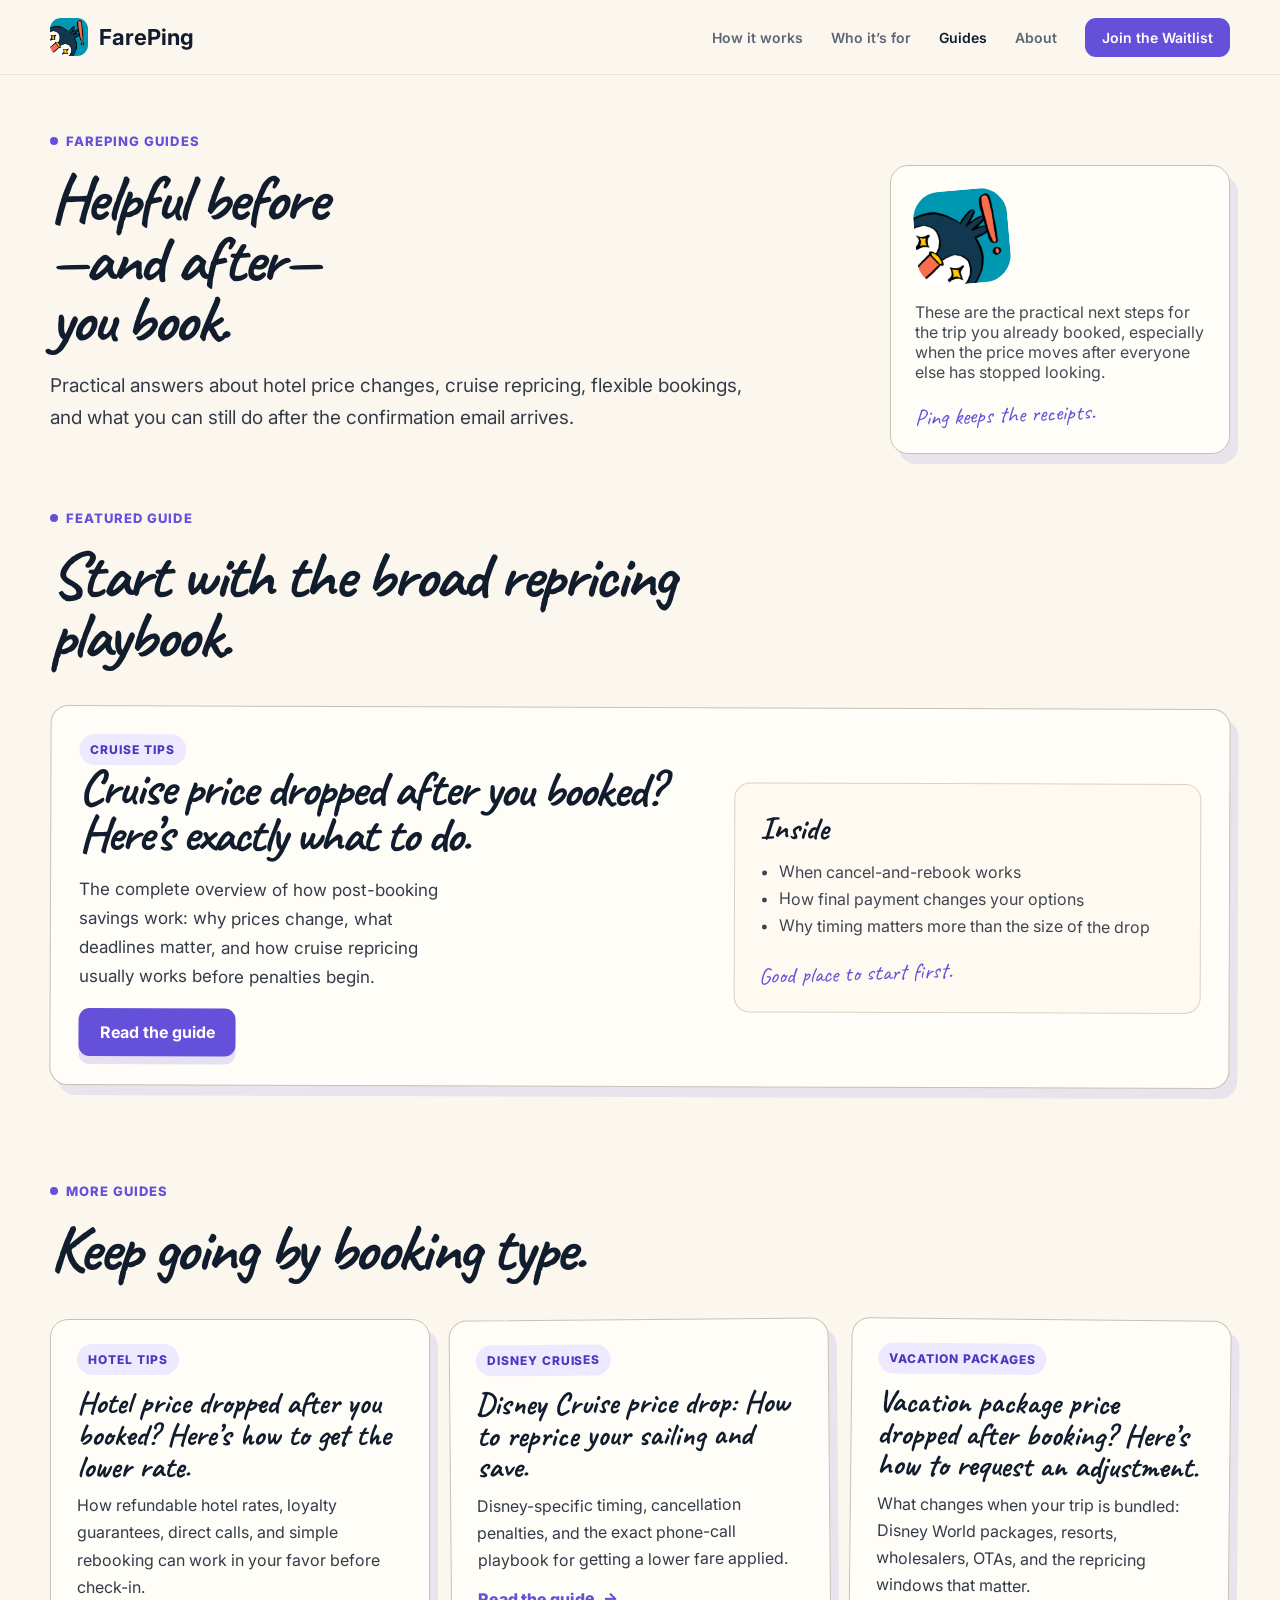
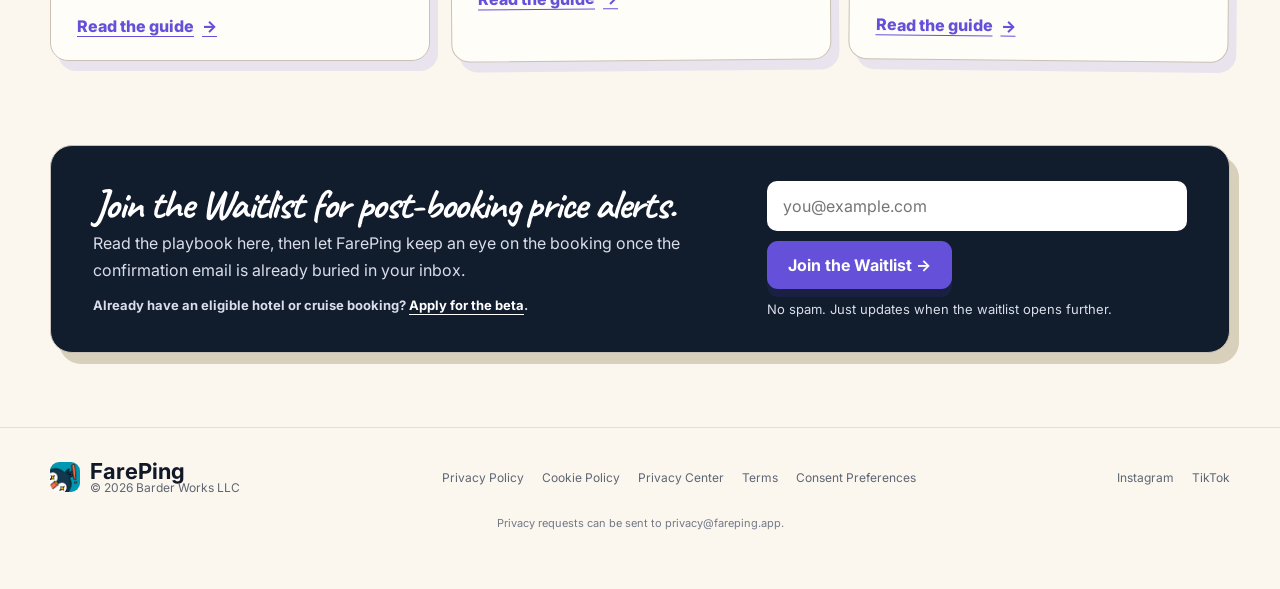
<file: guides/index.html>
<!DOCTYPE html>
<html lang="en">
<head>
<script src="https://app.termly.io/resource-blocker/3a249ae2-6b6b-41ee-b109-8dacd7717abc?autoBlock=on"></script>
<script async src="https://www.googletagmanager.com/gtag/js?id=G-2DYDBXFH6J"></script>
<script>
  window.dataLayer = window.dataLayer || [];
  function gtag(){dataLayer.push(arguments);}
  gtag('js', new Date());
  gtag('config', 'G-2DYDBXFH6J');
</script>
<script>
  (function(c,l,a,r,i,t,y){
    c[a]=c[a]||function(){(c[a].q=c[a].q||[]).push(arguments)};
    t=l.createElement(r);t.async=1;t.src="https://www.clarity.ms/tag/"+i;
    y=l.getElementsByTagName(r)[0];y.parentNode.insertBefore(t,y);
  })(window, document, "clarity", "script", "xidov3rcll");
</script>
<meta charset="UTF-8">
<meta name="viewport" content="width=device-width, initial-scale=1.0">
<title>FarePing Guides — Helpful Before and After You Book</title>
<meta name="description" content="Practical answers about hotel price changes, cruise repricing, flexible bookings, and what you can still do after the confirmation email arrives.">
<meta name="robots" content="index, follow">
<link rel="canonical" href="https://fareping.app/guides/">
<meta property="og:type" content="website">
<meta property="og:url" content="https://fareping.app/guides/">
<meta property="og:title" content="FarePing Guides — Helpful Before and After You Book">
<meta property="og:description" content="Practical answers about hotel price changes, cruise repricing, flexible bookings, and what you can still do after the confirmation email arrives.">
<meta property="og:image" content="https://fareping.app/og-image.png">
<meta name="twitter:card" content="summary_large_image">
<meta name="twitter:title" content="FarePing Guides — Helpful Before and After You Book">
<meta name="twitter:description" content="Practical answers about hotel price changes, cruise repricing, flexible bookings, and what you can still do after the confirmation email arrives.">
<meta name="twitter:image" content="https://fareping.app/og-image.png">
<link rel="preconnect" href="https://fonts.googleapis.com">
<link rel="preconnect" href="https://fonts.gstatic.com" crossorigin>
<link href="https://fonts.googleapis.com/css2?family=Caveat:wght@500;600;700&family=Inter:wght@400;500;600;700;800&display=swap" rel="stylesheet">
<link rel="stylesheet" href="/site.css">
</head>
<body>
<div class="site-shell">
  <header class="site-header" data-menu-open="false">
    <div class="wrap site-nav">
      <a class="brand" href="/">
        <img class="brand-mark" src="/og-image.png" alt="FarePing Ping mascot">
        <span class="brand-copy">
          <strong>FarePing</strong>
        </span>
      </a>
      <button class="nav-toggle" type="button" aria-label="Toggle navigation" aria-expanded="false" data-nav-toggle>Menu</button>
      <nav class="nav-menu" aria-label="Primary">
        <a href="/#how-it-works">How it works</a>
        <a href="/#who-its-for">Who it’s for</a>
        <a href="/guides/" aria-current="page">Guides</a>
        <a href="/#about">About</a>
        <a class="button button-nav" href="/#waitlist">Join the Waitlist</a>
      </nav>
    </div>
  </header>

  <main>
    <section class="guides-hero">
      <div class="wrap guides-hero-grid">
        <div>
          <span class="eyebrow">FarePing Guides</span>
          <h1 class="display">Helpful before—and after—you book.</h1>
          <p class="guides-hero-copy">Practical answers about hotel price changes, cruise repricing, flexible bookings, and what you can still do after the confirmation email arrives.</p>
        </div>
        <div class="guide-note-board">
          <img class="mascot-sticker" src="/og-image.png" alt="Ping mascot">
          <p>These are the practical next steps for the trip you already booked, especially when the price moves after everyone else has stopped looking.</p>
          <span class="margin-note hand">Ping keeps the receipts.</span>
        </div>
      </div>
    </section>

    <section class="section" style="padding-top:24px">
      <div class="wrap">
        <div class="section-header">
          <span class="eyebrow">Featured guide</span>
          <h2 class="section-title display">Start with the broad repricing playbook.</h2>
        </div>
        <article class="featured-card">
          <div class="featured-layout">
            <div class="featured-copy">
              <span class="article-category">Cruise tips</span>
              <h2>Cruise price dropped after you booked? Here’s exactly what to do.</h2>
              <p>The complete overview of how post-booking savings work: why prices change, what deadlines matter, and how cruise repricing usually works before penalties begin.</p>
              <a class="button" href="/fareping-blog-cruise-price-drop.html">Read the guide</a>
            </div>
            <div class="featured-art">
              <div class="editorial-panel">
                <h3>Inside</h3>
                <ul class="editorial-list">
                  <li>When cancel-and-rebook works</li>
                  <li>How final payment changes your options</li>
                  <li>Why timing matters more than the size of the drop</li>
                </ul>
                <span class="margin-note hand">Good place to start first.</span>
              </div>
            </div>
          </div>
        </article>
      </div>
    </section>

    <section class="section" style="padding-top:18px">
      <div class="wrap">
        <div class="section-header">
          <span class="eyebrow">More guides</span>
          <h2 class="section-title display">Keep going by booking type.</h2>
        </div>
        <div class="guide-list-grid">
          <article class="guide-card">
            <span class="article-category">Hotel tips</span>
            <h3>Hotel price dropped after you booked? Here’s how to get the lower rate.</h3>
            <p>How refundable hotel rates, loyalty guarantees, direct calls, and simple rebooking can work in your favor before check-in.</p>
            <a class="article-link" href="/fareping-blog-hotel-price-drop.html">Read the guide</a>
          </article>

          <article class="guide-card">
            <span class="article-category">Disney cruises</span>
            <h3>Disney Cruise price drop: How to reprice your sailing and save.</h3>
            <p>Disney-specific timing, cancellation penalties, and the exact phone-call playbook for getting a lower fare applied.</p>
            <a class="article-link" href="/fareping-blog-disney-cruise-price-drop.html">Read the guide</a>
          </article>

          <article class="guide-card">
            <span class="article-category">Vacation packages</span>
            <h3>Vacation package price dropped after booking? Here’s how to request an adjustment.</h3>
            <p>What changes when your trip is bundled: Disney World packages, resorts, wholesalers, OTAs, and the repricing windows that matter.</p>
            <a class="article-link" href="/fareping-blog-vacation-package-price-adjustment.html">Read the guide</a>
          </article>
        </div>
      </div>
    </section>

    <section class="section waitlist-panel">
      <div class="wrap">
        <div class="beta-band">
          <div class="beta-copy">
            <h2 class="display">Join the Waitlist for post-booking price alerts.</h2>
            <p>Read the playbook here, then let FarePing keep an eye on the booking once the confirmation email is already buried in your inbox.</p>
            <div class="beta-note">Already have an eligible hotel or cruise booking? <a href="https://beta.fareping.app/signup">Apply for the beta</a>.</div>
          </div>
          <div style="position:relative;min-width:min(100%, 420px)">
            <form action="https://waitlister.me/s/ELdNXY0KFuli" method="POST" class="waitlist-form">
              <label class="hp" aria-hidden="true">Website<input type="text" name="website" tabindex="-1" autocomplete="off"></label>
              <input type="email" name="email" placeholder="you@example.com" aria-label="Email address" required>
              <button class="button" type="submit">Join the Waitlist →</button>
            </form>
            <p class="form-inline-note">No spam. Just updates when the waitlist opens further.</p>
          </div>
        </div>
      </div>
    </section>
  </main>

  <footer class="site-footer">
    <div class="wrap">
      <div class="footer-row">
        <div class="footer-brand">
          <img class="brand-mark" src="/og-image.png" alt="FarePing Ping mascot">
          <div class="brand-copy">
            <strong>FarePing</strong>
            <span>© 2026 Barder Works LLC</span>
          </div>
        </div>
        <nav class="footer-links" aria-label="Footer">
          <a href="/privacy.html#privacy-policy">Privacy Policy</a>
          <a href="/privacy.html#cookie-policy">Cookie Policy</a>
          <a href="/privacy.html">Privacy Center</a>
          <a href="/privacy.html#terms-of-service">Terms</a>
          <a href="#" class="termly-display-preferences">Consent Preferences</a>
        </nav>
        <div class="footer-social">
          <a href="https://www.instagram.com/farepinged">Instagram</a>
          <a href="https://www.tiktok.com/@fareping">TikTok</a>
        </div>
      </div>
      <p class="footer-note">Privacy requests can be sent to <a href="mailto:privacy@fareping.app">privacy@fareping.app</a>.</p>
    </div>
  </footer>
</div>
<script src="/site.js"></script>
</body>
</html>
</file>
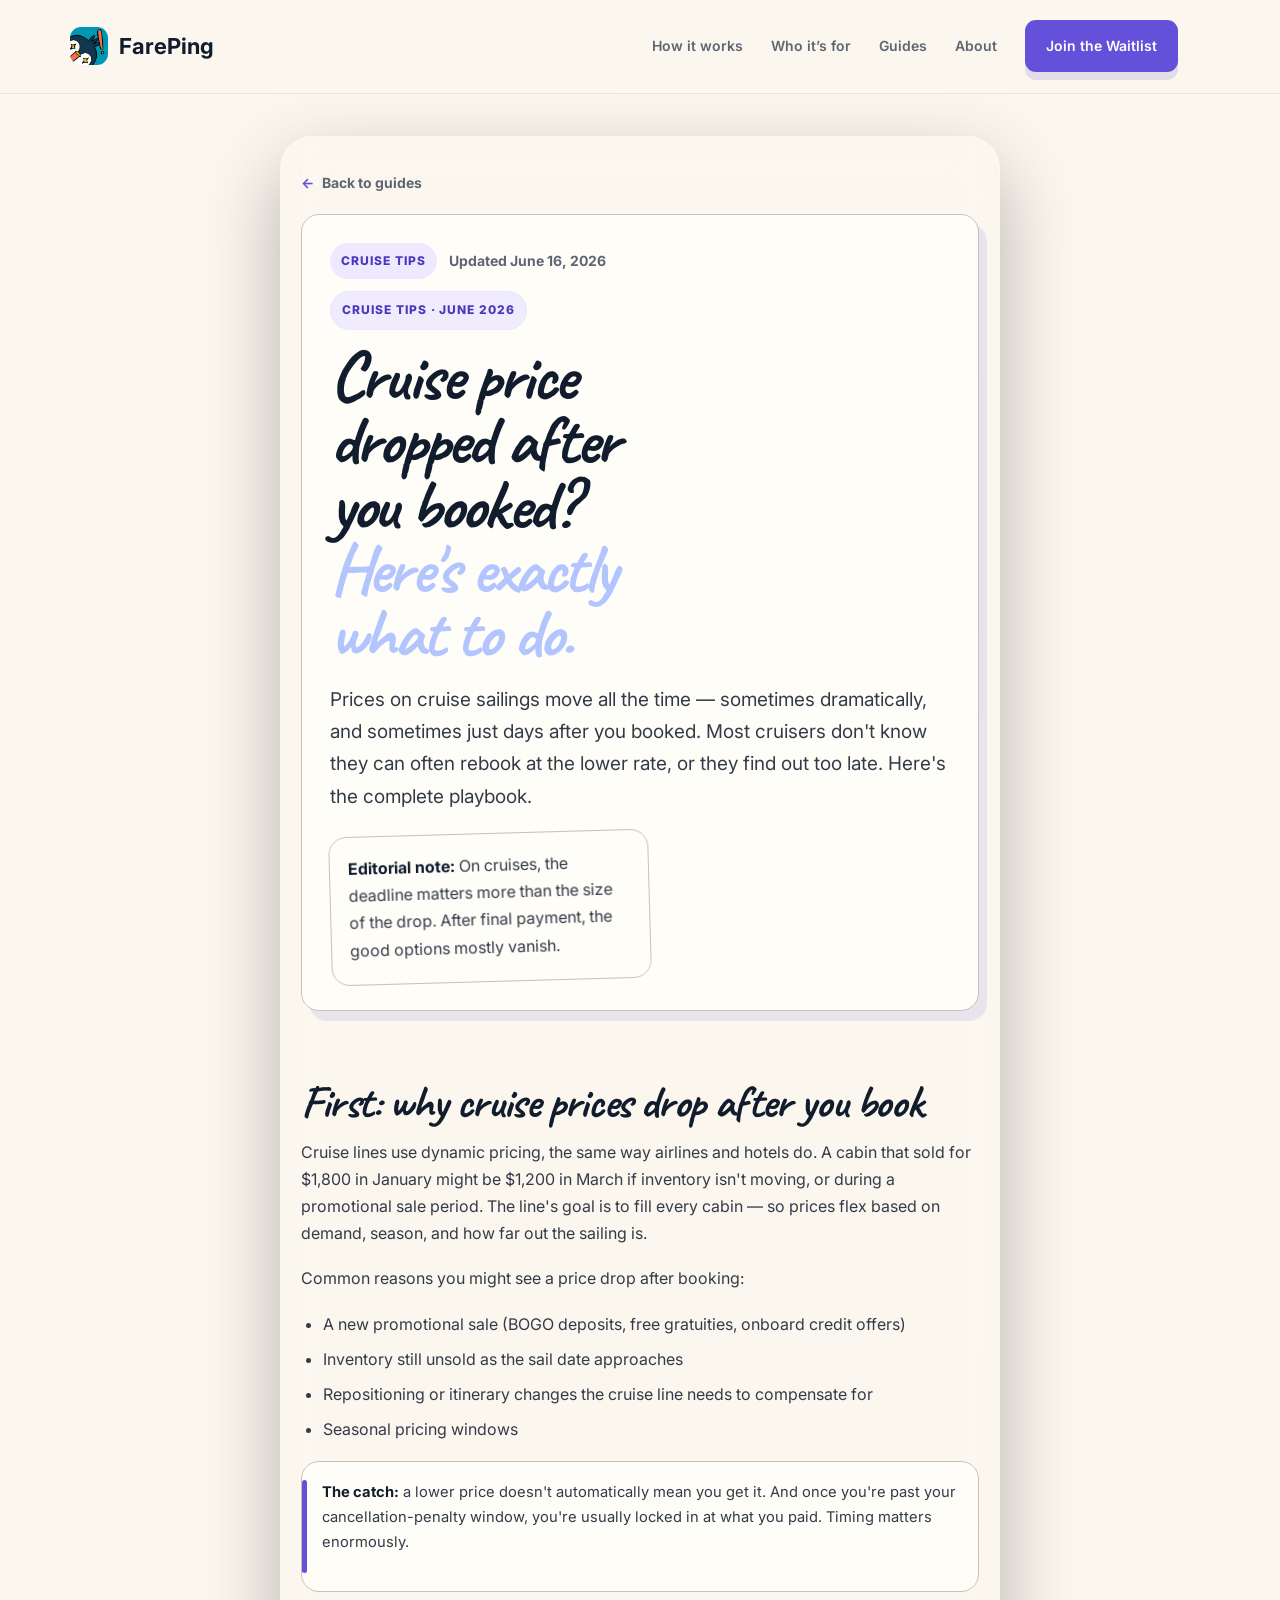
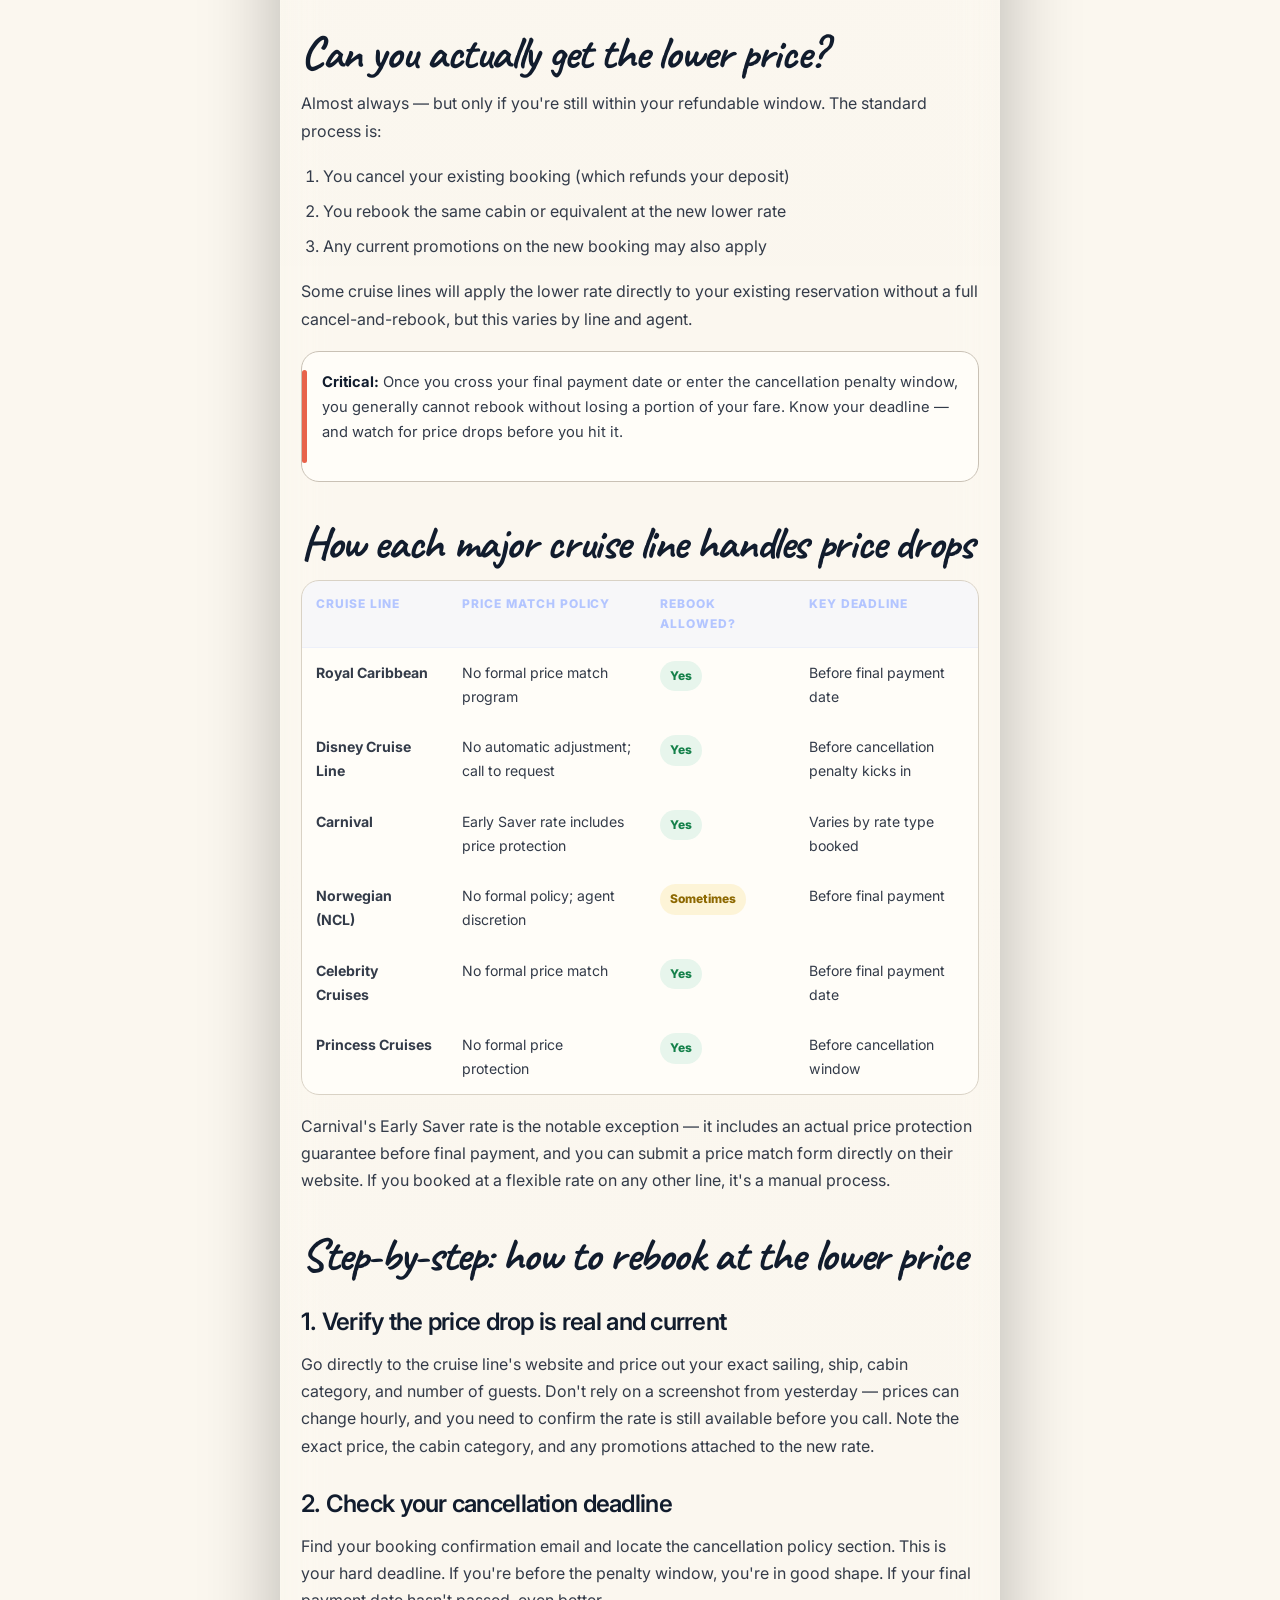
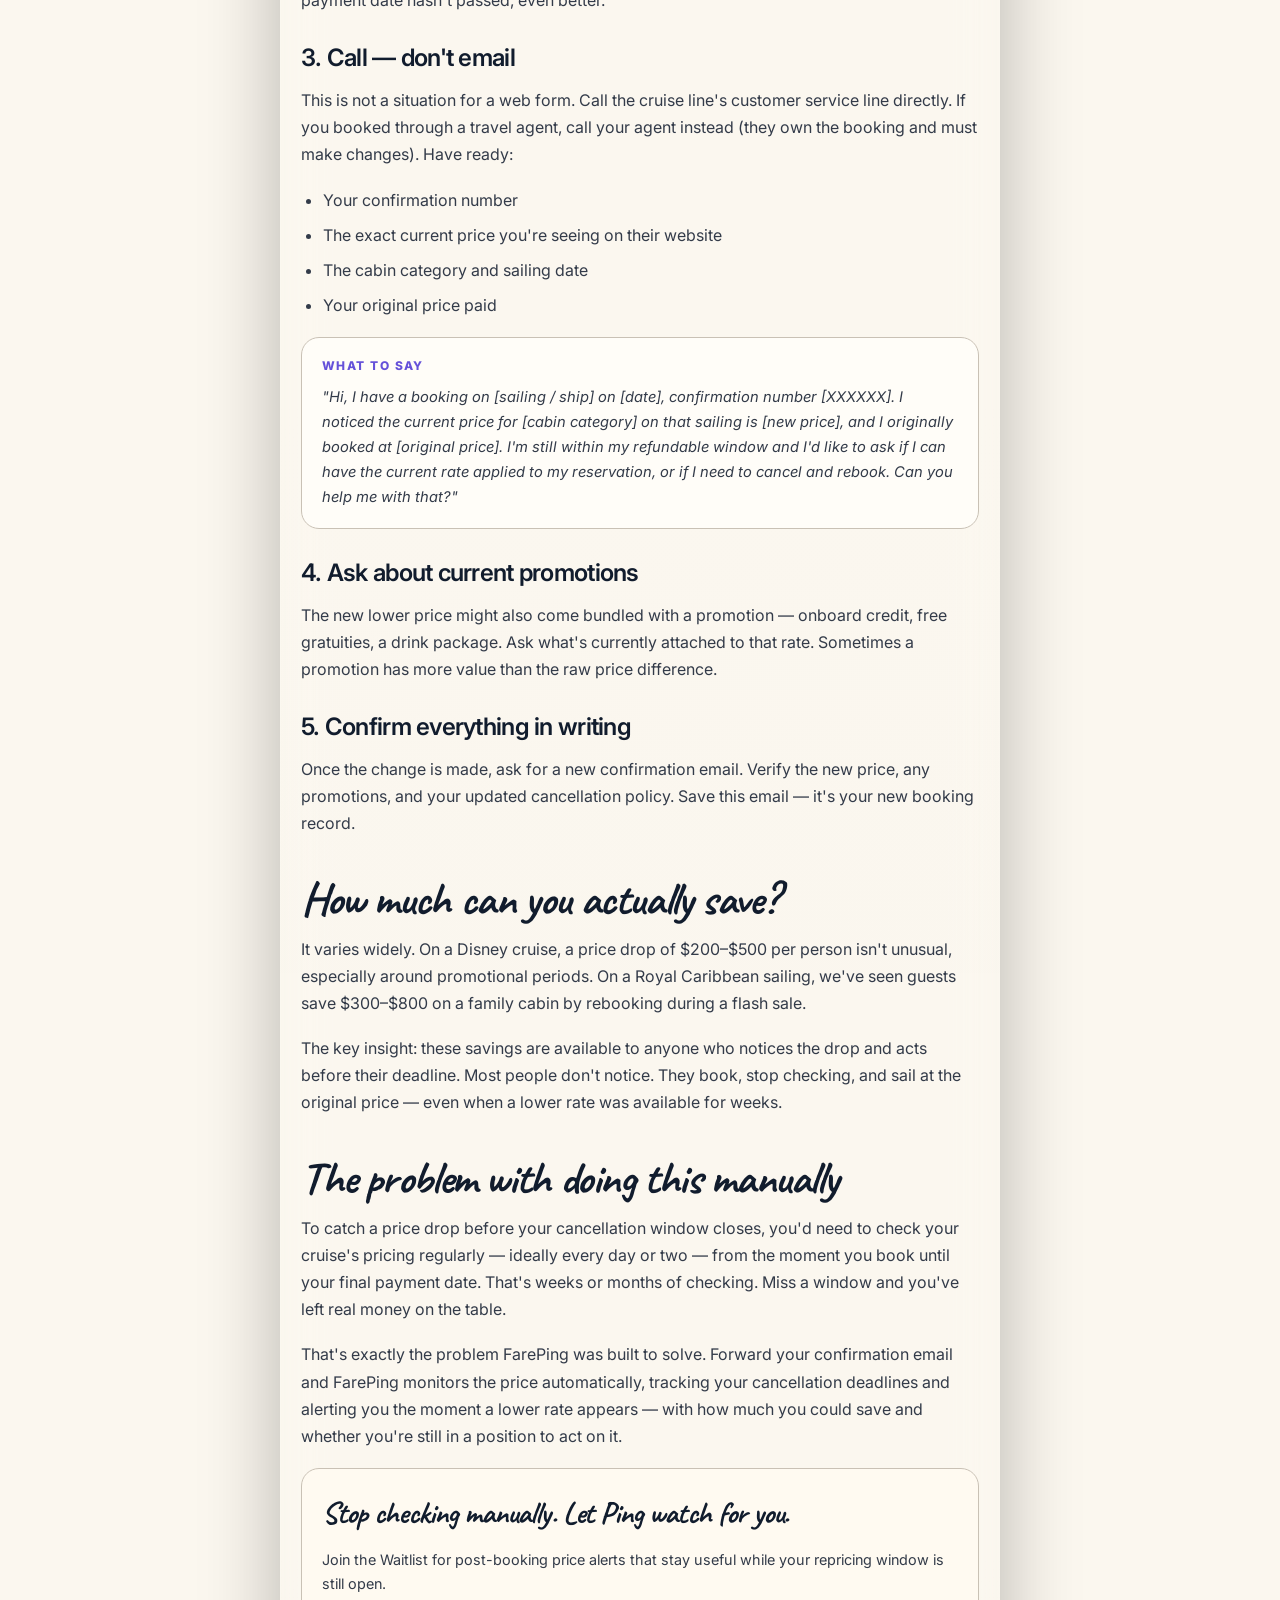
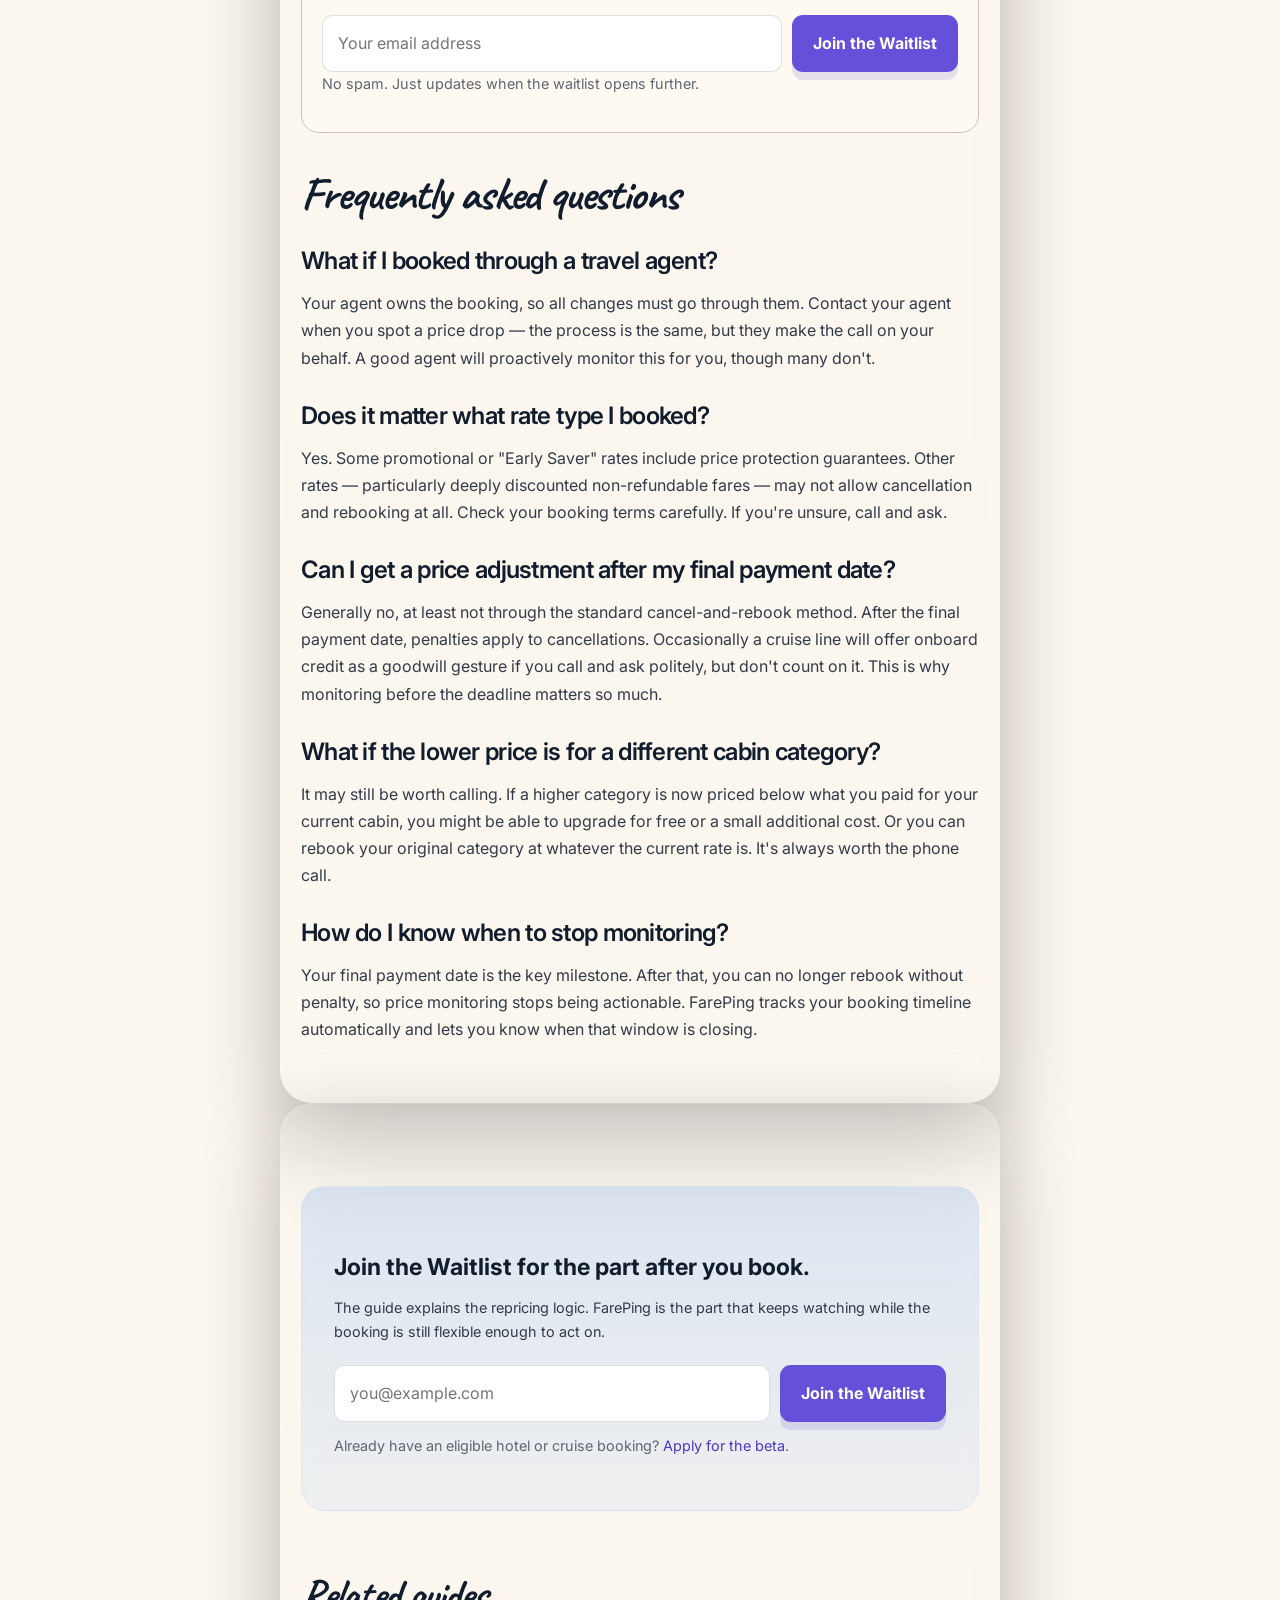
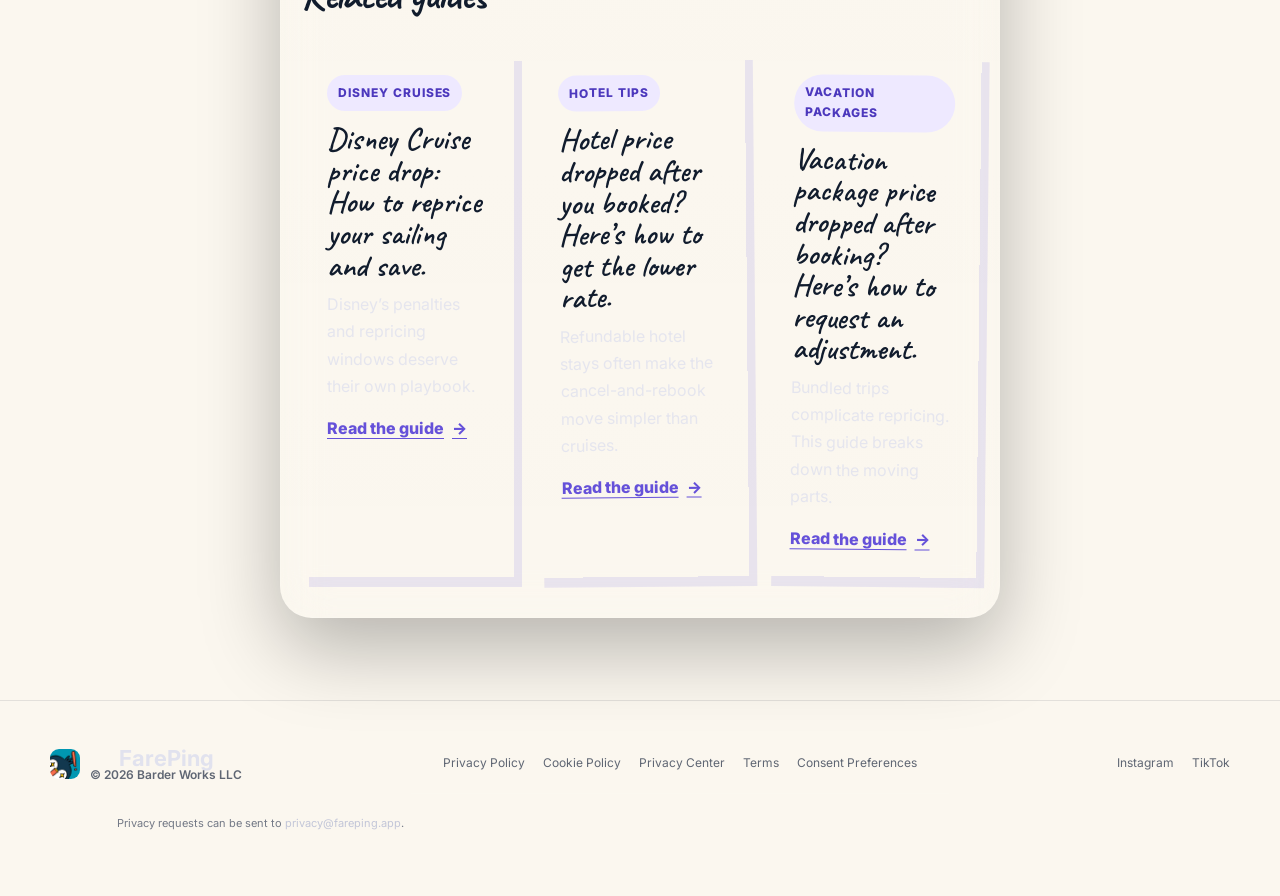
<file: fareping-blog-cruise-price-drop.html>
<!DOCTYPE html>
<html lang="en">
<head>
<script src="https://app.termly.io/resource-blocker/3a249ae2-6b6b-41ee-b109-8dacd7717abc?autoBlock=on"></script>
<script async src="https://www.googletagmanager.com/gtag/js?id=G-2DYDBXFH6J"></script>
<script>
  window.dataLayer = window.dataLayer || [];
  function gtag(){dataLayer.push(arguments);}
  gtag('js', new Date());
  gtag('config', 'G-2DYDBXFH6J');
</script>
<script>
  (function(c,l,a,r,i,t,y){
    c[a]=c[a]||function(){(c[a].q=c[a].q||[]).push(arguments)};
    t=l.createElement(r);t.async=1;t.src="https://www.clarity.ms/tag/"+i;
    y=l.getElementsByTagName(r)[0];y.parentNode.insertBefore(t,y);
  })(window, document, "clarity", "script", "xidov3rcll");
</script>
<meta charset="UTF-8">
<meta name="viewport" content="width=device-width, initial-scale=1.0">

<!-- Primary SEO -->
<title>Cruise Price Dropped After You Booked? Here's Exactly What to Do | FarePing</title>
<meta name="description" content="Booked a cruise and the price just dropped? You may be able to rebook at the lower rate — if you act before your cancellation deadline. Here's how price adjustments work on Royal Caribbean, Disney, Carnival, and more.">
<meta name="robots" content="index, follow">
<link rel="canonical" href="https://fareping.app/blog/cruise-price-drop-after-booking">

<!-- Open Graph -->
<meta property="og:type" content="article">
<meta property="og:url" content="https://fareping.app/blog/cruise-price-drop-after-booking">
<meta property="og:title" content="Cruise Price Dropped After You Booked? Here's Exactly What to Do">
<meta property="og:description" content="You may be able to rebook at the lower rate — if you act before your cancellation deadline. Here's how price adjustments work on major cruise lines.">
<meta property="og:image" content="https://fareping.app/og-image.png">
<meta property="og:site_name" content="FarePing">

<!-- Twitter Card -->
<meta name="twitter:card" content="summary_large_image">
<meta name="twitter:title" content="Cruise Price Dropped After You Booked? Here's Exactly What to Do">
<meta name="twitter:description" content="You may be able to rebook at the lower rate — if you act before your cancellation deadline.">
<meta name="twitter:image" content="https://fareping.app/og-image.png">

<!-- Article Schema -->
<script type="application/ld+json">
{
  "@context": "https://schema.org",
  "@type": "Article",
  "headline": "Cruise Price Dropped After You Booked? Here's Exactly What to Do",
  "description": "A complete guide to getting a price adjustment on a cruise after the rate drops — including how to check, when to act, and what to say when you call.",
  "url": "https://fareping.app/blog/cruise-price-drop-after-booking",
  "datePublished": "2026-06-16",
  "dateModified": "2026-06-16",
  "author": {
    "@type": "Organization",
    "name": "FarePing"
  },
  "publisher": {
    "@type": "Organization",
    "name": "BarderWorks LLC",
    "url": "https://fareping.app"
  },
  "mainEntityOfPage": {
    "@type": "WebPage",
    "@id": "https://fareping.app/blog/cruise-price-drop-after-booking"
  }
}
</script>

<!-- FAQ Schema (rich results) -->
<script type="application/ld+json">
{
  "@context": "https://schema.org",
  "@type": "FAQPage",
  "mainEntity": [
    {
      "@type": "Question",
      "name": "Can I get a price adjustment if my cruise drops in price after I book?",
      "acceptedAnswer": {
        "@type": "Answer",
        "text": "Yes — most major cruise lines allow you to rebook at a lower rate before your final payment date, as long as you are still within the refundable cancellation window. You typically cancel the existing booking and rebook at the new price, which may come with the current promotion attached."
      }
    },
    {
      "@type": "Question",
      "name": "Does Royal Caribbean offer price adjustments after booking?",
      "acceptedAnswer": {
        "@type": "Answer",
        "text": "Royal Caribbean does not offer a formal price match or price protection program, but you can cancel a refundable booking and rebook at the lower rate before your final payment date. After the final payment date, you are typically locked in at your original price."
      }
    },
    {
      "@type": "Question",
      "name": "What about Disney Cruise Line price drops?",
      "acceptedAnswer": {
        "@type": "Answer",
        "text": "Disney Cruise Line allows repricing on existing bookings if the price drops and you are outside the cancellation penalty period. Call the Disney Cruise Line directly with your reservation number and ask if the current rate can be applied to your booking."
      }
    },
    {
      "@type": "Question",
      "name": "How do I know if the price dropped on my cruise?",
      "acceptedAnswer": {
        "@type": "Answer",
        "text": "You can manually check the cruise line website for your sailing, or use a tool like FarePing, which monitors your booking automatically after you forward your confirmation email and alerts you the moment a lower rate appears."
      }
    },
    {
      "@type": "Question",
      "name": "What do I say when I call to ask for a price adjustment?",
      "acceptedAnswer": {
        "@type": "Answer",
        "text": "Call the cruise line directly. Reference your confirmation number and tell them you noticed the price on your sailing has dropped, and you'd like to ask whether the current rate can be applied to your existing reservation. Be polite, have your booking details ready, and ask specifically about any current promotions."
      }
    }
  ]
}
</script>

<link rel="preconnect" href="https://fonts.googleapis.com">
<link rel="preconnect" href="https://fonts.gstatic.com" crossorigin>
<link href="https://fonts.googleapis.com/css2?family=Caveat:wght@500;600;700&family=Inter:wght@400;500;600;700;800&display=swap" rel="stylesheet">

<style>
  *, *::before, *::after { box-sizing: border-box; margin: 0; padding: 0; }

  :root {
    --teal: #1AADBC;
    --navy: #1A2744;
    --navy-light: #243456;
    --coral: #E8624A;
    --gold: #F5C842;
    --white: #FFFFFF;
    --text-muted: rgba(255,255,255,0.65);
    --card-bg: rgba(255,255,255,0.04);
    --card-border: rgba(255,255,255,0.09);
  }

  html { scroll-behavior: smooth; }
  body {
    font-family: 'Inter', sans-serif;
    background: var(--navy);
    color: var(--white);
    line-height: 1.7;
    font-size: 1rem;
  }
  a:focus-visible, button:focus-visible, input:focus-visible {
    outline: 2px solid var(--teal);
    outline-offset: 3px;
  }

  /* NAV */
  nav {
    display: flex;
    align-items: center;
    justify-content: space-between;
    padding: 1.25rem 2rem;
    border-bottom: 1px solid rgba(255,255,255,0.08);
  }
  .nav-logo {
    font-family: 'Syne', sans-serif;
    font-weight: 800;
    font-size: 1.2rem;
    color: var(--white);
    text-decoration: none;
  }
  .nav-logo span { color: var(--coral); }
  .nav-cta {
    background: var(--coral);
    color: var(--white);
    border: none;
    border-radius: 100px;
    padding: 0.5rem 1.1rem;
    font-size: 0.85rem;
    font-weight: 600;
    cursor: pointer;
    text-decoration: none;
  }

  /* ARTICLE */
  .article-wrap {
    max-width: 720px;
    margin: 0 auto;
    padding: 4rem 1.5rem 6rem;
  }

  .article-meta {
    font-size: 0.78rem;
    color: var(--teal);
    font-weight: 600;
    letter-spacing: 0.08em;
    text-transform: uppercase;
    margin-bottom: 1rem;
  }

  h1 {
    font-family: 'Syne', sans-serif;
    font-weight: 800;
    font-size: clamp(2rem, 5vw, 2.8rem);
    line-height: 1.1;
    letter-spacing: -0.025em;
    margin-bottom: 1.25rem;
  }
  h1 em { font-style: normal; color: var(--coral); }

  .article-lede {
    font-size: 1.15rem;
    line-height: 1.7;
    color: rgba(255,255,255,0.8);
    border-left: 3px solid var(--teal);
    padding-left: 1.25rem;
    margin-bottom: 2.5rem;
  }

  h2 {
    font-family: 'Syne', sans-serif;
    font-weight: 700;
    font-size: 1.4rem;
    letter-spacing: -0.015em;
    margin: 2.5rem 0 0.75rem;
  }

  h3 {
    font-family: 'Inter', sans-serif;
    font-weight: 600;
    font-size: 1.05rem;
    margin: 1.75rem 0 0.5rem;
    color: var(--teal);
  }

  p { margin-bottom: 1.1rem; color: rgba(255,255,255,0.85); }

  a { color: var(--teal); }

  ul, ol {
    margin: 0.5rem 0 1.25rem 1.4rem;
    color: rgba(255,255,255,0.85);
  }
  li { margin-bottom: 0.4rem; }

  /* CALLOUT BOXES */
  .callout {
    background: var(--card-bg);
    border: 1px solid var(--card-border);
    border-left: 3px solid var(--teal);
    border-radius: 0 12px 12px 0;
    padding: 1.1rem 1.25rem;
    margin: 1.75rem 0;
  }
  .callout.warn {
    border-left-color: var(--coral);
  }
  .callout p { margin: 0; font-size: 0.92rem; }
  .callout strong { color: var(--white); }

  /* CRUISE LINE TABLE */
  .cruise-table {
    width: 100%;
    border-collapse: collapse;
    margin: 1.5rem 0 2rem;
    font-size: 0.88rem;
  }
  .cruise-table th {
    text-align: left;
    padding: 0.6rem 0.75rem;
    background: rgba(26,173,188,0.12);
    color: var(--teal);
    font-weight: 600;
    font-size: 0.78rem;
    letter-spacing: 0.05em;
    text-transform: uppercase;
    border-bottom: 1px solid rgba(26,173,188,0.3);
  }
  .cruise-table td {
    padding: 0.65rem 0.75rem;
    border-bottom: 1px solid rgba(255,255,255,0.06);
    color: rgba(255,255,255,0.82);
    vertical-align: top;
  }
  .cruise-table tr:last-child td { border-bottom: none; }
  .badge {
    display: inline-block;
    padding: 2px 8px;
    border-radius: 100px;
    font-size: 0.72rem;
    font-weight: 600;
  }
  .badge.yes { background: rgba(26,173,188,0.15); color: var(--teal); }
  .badge.no { background: rgba(232,98,74,0.15); color: var(--coral); }
  .badge.maybe { background: rgba(245,200,66,0.15); color: var(--gold); }

  /* SCRIPT BOX */
  .script-box {
    background: rgba(255,255,255,0.04);
    border: 1px solid rgba(255,255,255,0.1);
    border-radius: 12px;
    padding: 1.25rem 1.5rem;
    margin: 1.5rem 0;
    font-size: 0.92rem;
    font-style: italic;
    line-height: 1.7;
    color: rgba(255,255,255,0.85);
  }
  .script-box::before {
    content: '💬 What to say:';
    display: block;
    font-style: normal;
    font-weight: 600;
    font-size: 0.75rem;
    letter-spacing: 0.08em;
    text-transform: uppercase;
    color: var(--teal);
    margin-bottom: 0.6rem;
  }

  /* CTA BLOCK */
  .cta-block {
    background: rgba(26,173,188,0.08);
    border: 1px solid rgba(26,173,188,0.2);
    border-radius: 16px;
    padding: 2rem;
    text-align: center;
    margin: 3rem 0;
  }
  .cta-block h3 {
    color: var(--white);
    font-family: 'Syne', sans-serif;
    font-weight: 700;
    font-size: 1.3rem;
    margin-bottom: 0.5rem;
  }
  .cta-block p { font-size: 0.9rem; margin-bottom: 1.25rem; }
  .cta-form { display: flex; gap: 0.5rem; max-width: 400px; margin: 0 auto; }
  .cta-form input {
    flex: 1;
    background: rgba(255,255,255,0.08);
    border: 1px solid rgba(255,255,255,0.15);
    border-radius: 100px;
    padding: 0.65rem 1.1rem;
    font-size: 0.88rem;
    color: var(--white);
    outline: none;
    font-family: 'Inter', sans-serif;
  }
  .cta-form input::placeholder { color: rgba(255,255,255,0.4); }
  .cta-form button {
    background: var(--coral);
    color: var(--white);
    border: none;
    border-radius: 100px;
    padding: 0.65rem 1.25rem;
    font-size: 0.88rem;
    font-weight: 600;
    cursor: pointer;
    font-family: 'Inter', sans-serif;
    white-space: nowrap;
  }

  /* FOOTER */
  footer {
    padding: 1.5rem 2rem;
    border-top: 1px solid rgba(255,255,255,0.08);
    text-align: center;
    font-size: 0.8rem;
    color: var(--text-muted);
    display: flex;
    flex-direction: column;
    gap: 0.5rem;
    align-items: center;
  }
  .footer-meta, .footer-social, .footer-links {
    display: flex;
    gap: 1.25rem;
    flex-wrap: wrap;
    justify-content: center;
  }
  footer a { color: var(--text-muted); text-decoration: none; }
  footer a:hover { color: var(--teal); }
  .footer-cookie-button {
    background: none;
    border: 0;
    color: var(--text-muted);
    cursor: pointer;
    font: inherit;
    padding: 0;
  }
  .footer-cookie-button:hover { color: var(--teal); }

  @media (max-width: 600px) {
    .cta-form { flex-direction: column; }
    .cruise-table { font-size: 0.8rem; }
    .cruise-table th, .cruise-table td { padding: 0.5rem; }
    .footer-meta, .footer-social, .footer-links { gap: 0.85rem; }
  }
</style>
<style id="site-refresh">
  :root {
    --primary: #b3c5ff;
    --primary-strong: #0066ff;
    --surface: #10131c;
    --text: #e1e2ee;
    --text-muted-2: rgba(194,198,216,0.72);
    --outline: rgba(255,255,255,0.1);
    --outline-soft: rgba(255,255,255,0.06);
    --glass: rgba(255,255,255,0.03);
    --glass-soft: rgba(255,255,255,0.02);
    --warning: #ff8d63;
    --success: #7dd3fc;
  }

  body {
    background:
      radial-gradient(ellipse at 50% -10%, rgba(0,102,255,0.24) 0%, transparent 55%),
      radial-gradient(ellipse at 80% 20%, rgba(0,102,255,0.08) 0%, transparent 40%),
      linear-gradient(180deg, #10131c 0%, #0b0e16 100%);
    color: var(--text);
    -webkit-font-smoothing: antialiased;
  }
  a:focus-visible, button:focus-visible, input:focus-visible { outline-color: var(--primary); }
  body > nav, body > footer:not(.site-footer) { display: none; }
  .site-header { position: sticky; top: 0; z-index: 50; backdrop-filter: blur(24px); -webkit-backdrop-filter: blur(24px); background: rgba(16,19,28,0.82); border-bottom: 1px solid var(--outline); }
  .site-nav { display: flex; align-items: center; justify-content: space-between; gap: 1rem; max-width: 1200px; margin: 0 auto; min-height: 4.5rem; padding: 0 1.25rem; }
  .nav-logo { display: inline-flex; align-items: center; gap: 0.75rem; color: var(--text) !important; font-weight: 700; letter-spacing: -0.02em; text-decoration: none; }
  .nav-mark { width: 2rem; height: 2rem; border-radius: 0.9rem; background: linear-gradient(135deg, rgba(179,197,255,0.95), rgba(0,102,255,0.95)); box-shadow: 0 12px 30px rgba(0,102,255,0.28); flex-shrink: 0; }
  .nav-copy { display: flex; flex-direction: column; line-height: 1.05; }
  .nav-copy small { color: #c2c6d8; font-size: 0.7rem; font-weight: 600; letter-spacing: 0.08em; text-transform: uppercase; }
  .site-nav .nav-cta { display: inline-flex; align-items: center; justify-content: center; min-height: 2.6rem; padding: 0.7rem 1.1rem; background: var(--primary-strong); color: #f8f7ff !important; border: 1px solid rgba(255,255,255,0.12); border-radius: 999px; font-size: 0.82rem; font-weight: 600; transition: transform 160ms ease; }
  .site-nav .nav-cta:hover { transform: translateY(-1px); }
  .site-main { width: min(100%, 1200px); margin: 0 auto; padding: 2rem 1.25rem 4rem; }
  .article-wrap { max-width: 860px; padding: 2rem 1.25rem 2.5rem; background: linear-gradient(180deg, rgba(255,255,255,0.04), rgba(255,255,255,0.02)); backdrop-filter: blur(24px); -webkit-backdrop-filter: blur(24px); border: 1px solid var(--outline); border-radius: 2rem; box-shadow: 0 30px 80px rgba(0,0,0,0.28); }
  .back-link { display: inline-flex; align-items: center; gap: 0.5rem; margin-bottom: 1.25rem; font-size: 0.82rem; color: #c2c6d8 !important; text-decoration: none; }
  .back-link:hover { color: var(--primary) !important; }
  .back-link::before { content: '\2190'; color: var(--primary); }
  .article-meta { display: inline-flex; align-items: center; gap: 0.55rem; padding: 0.45rem 0.8rem; border-radius: 999px; background: rgba(0,102,255,0.12); border: 1px solid rgba(179,197,255,0.16); color: var(--primary); margin-bottom: 1.25rem; }
  h1 { font-family: 'Inter', sans-serif; font-size: clamp(2.3rem, 5vw, 4rem); line-height: 1.02; letter-spacing: -0.045em; margin-bottom: 1.1rem; max-width: 12ch; color: #f4f6ff; }
  h1 em { color: var(--primary); }
  .article-lede { font-size: 1.08rem; line-height: 1.85; color: rgba(225,226,238,0.84); border-left: 0; padding-left: 0; max-width: 60ch; margin-bottom: 2.4rem; }
  h2 { font-family: 'Inter', sans-serif; font-size: clamp(1.5rem, 3vw, 2rem); letter-spacing: -0.03em; margin: 3rem 0 0.9rem; color: #f4f6ff; }
  h3 { color: var(--primary); margin: 1.85rem 0 0.55rem; }
  p, ul, ol, li, td { color: rgba(225,226,238,0.86); }
  .callout, .script-box { background: var(--glass-soft); border: 1px solid var(--outline); border-radius: 1.15rem; box-shadow: inset 0 1px 0 rgba(255,255,255,0.03); }
  .callout { position: relative; border-left: 0; padding: 1.15rem 1.25rem; }
  .callout::before { content: ''; position: absolute; inset: 0 auto 0 0; width: 4px; border-radius: 1.15rem 0 0 1.15rem; background: var(--primary); }
  .callout.warn::before { background: var(--warning); }
  .callout strong { color: #fff; }
  table { display: block; overflow-x: auto; background: rgba(255,255,255,0.02); border: 1px solid var(--outline-soft); border-radius: 1.15rem; }
  th { background: rgba(179,197,255,0.1) !important; color: var(--primary) !important; border-bottom-color: rgba(179,197,255,0.14) !important; padding: 0.8rem 0.9rem !important; }
  td { padding: 0.8rem 0.9rem !important; border-bottom-color: rgba(255,255,255,0.06) !important; }
  .badge.yes { background: rgba(0,102,255,0.14); color: var(--primary); }
  .badge.no { background: rgba(204,66,4,0.14); color: #ffb49a; }
  .badge.maybe { background: rgba(125,211,252,0.14); color: var(--success); }
  .script-box::before { color: var(--primary); }
  .cta-block { background: linear-gradient(180deg, rgba(0,102,255,0.12), rgba(0,102,255,0.05)); border: 1px solid rgba(179,197,255,0.16); border-radius: 1.5rem; text-align: left; }
  .cta-block h3 { font-family: 'Inter', sans-serif; color: #fff; font-size: 1.45rem; }
  .cta-form { display: flex; gap: 0.75rem; max-width: 440px; margin: 0; }
  .cta-form input, .cta-form button { min-height: 3rem; }
  .cta-form button { background: var(--primary-strong); }
  .site-footer { border-top: 1px solid var(--outline-soft); padding: 2.5rem 1.25rem 3rem; }
  .site-footer-inner { max-width: 1200px; margin: 0 auto; display: flex; flex-direction: column; gap: 1.25rem; align-items: center; text-align: center; }
  .footer-brand { display: flex; align-items: center; gap: 0.75rem; color: var(--text); font-weight: 600; }
  .footer-copy { display: flex; flex-direction: column; align-items: flex-start; gap: 0.1rem; }
  .footer-copy small { color: var(--text-muted-2); font-size: 0.74rem; }
  .footer-social, .footer-links { display: flex; gap: 1.25rem; flex-wrap: wrap; justify-content: center; }
  .site-footer a { color: #c2c6d8; text-decoration: none; }
  .site-footer a:hover, .footer-cookie-button:hover { color: var(--primary); }
  .footer-cookie-button { background: none; border: 0; color: #c2c6d8; cursor: pointer; font: inherit; padding: 0; }
  .footer-note { max-width: 60ch; font-size: 0.78rem; color: var(--text-muted-2); }
  @media (max-width: 720px) { .site-nav { min-height: 4rem; padding: 0 1rem; } .nav-copy small { display: none; } .site-main { padding: 1.25rem 1rem 3rem; } .article-wrap { padding: 1.5rem 1rem 2rem; border-radius: 1.5rem; } .cta-form { flex-direction: column; } .footer-social, .footer-links { gap: 0.85rem; } }
</style>
<link rel="stylesheet" href="/site.css">
</head>
<body>

<header class="site-header" data-menu-open="false">
  <div class="wrap site-nav">
    <a class="brand" href="/">
        <img class="brand-mark" src="/og-image.png" alt="FarePing Ping mascot">
        <span class="brand-copy">
          <strong>FarePing</strong>
        </span>
      </a>
    <button class="nav-toggle" type="button" aria-label="Toggle navigation" aria-expanded="false" data-nav-toggle>Menu</button>
    <nav class="nav-menu" aria-label="Primary">
      <a href="/#how-it-works">How it works</a>
      <a href="/#who-its-for">Who it’s for</a>
      <a href="/guides/">Guides</a>
      <a href="/#about">About</a>
      <a class="button" href="/#join-beta">Join the Waitlist</a>
    </nav>
  </div>
</header>

<main class="site-main">
<article class="article-wrap">
  <a href="/guides/" class="breadcrumb">Back to guides</a>

  <div class="article-hero">
  <div class="article-meta-row">
    <span class="article-category">Cruise tips</span>
    <span class="article-date">Updated June 16, 2026</span>
  </div>

  <p class="article-meta">Cruise tips · June 2026</p>

  <h1>Cruise price dropped after you booked? <em>Here's exactly what to do.</em></h1>

  <p class="article-lede">Prices on cruise sailings move all the time — sometimes dramatically, and sometimes just days after you booked. Most cruisers don't know they can often rebook at the lower rate, or they find out too late. Here's the complete playbook.</p>
  <div class="article-note-card">
    <p><strong>Editorial note:</strong> On cruises, the deadline matters more than the size of the drop. After final payment, the good options mostly vanish.</p>
  </div>
  </div>

  <div class="article-body">

  <h2>First: why cruise prices drop after you book</h2>

  <p>Cruise lines use dynamic pricing, the same way airlines and hotels do. A cabin that sold for $1,800 in January might be $1,200 in March if inventory isn't moving, or during a promotional sale period. The line's goal is to fill every cabin — so prices flex based on demand, season, and how far out the sailing is.</p>

  <p>Common reasons you might see a price drop after booking:</p>
  <ul>
    <li>A new promotional sale (BOGO deposits, free gratuities, onboard credit offers)</li>
    <li>Inventory still unsold as the sail date approaches</li>
    <li>Repositioning or itinerary changes the cruise line needs to compensate for</li>
    <li>Seasonal pricing windows</li>
  </ul>

  <div class="callout">
    <p><strong>The catch:</strong> a lower price doesn't automatically mean you get it. And once you're past your cancellation-penalty window, you're usually locked in at what you paid. Timing matters enormously.</p>
  </div>

  <h2>Can you actually get the lower price?</h2>

  <p>Almost always — but only if you're still within your refundable window. The standard process is:</p>
  <ol>
    <li>You cancel your existing booking (which refunds your deposit)</li>
    <li>You rebook the same cabin or equivalent at the new lower rate</li>
    <li>Any current promotions on the new booking may also apply</li>
  </ol>

  <p>Some cruise lines will apply the lower rate directly to your existing reservation without a full cancel-and-rebook, but this varies by line and agent.</p>

  <div class="callout warn">
    <p><strong>Critical:</strong> Once you cross your final payment date or enter the cancellation penalty window, you generally cannot rebook without losing a portion of your fare. Know your deadline — and watch for price drops before you hit it.</p>
  </div>

  <h2>How each major cruise line handles price drops</h2>

  <table class="cruise-table">
    <thead>
      <tr>
        <th>Cruise Line</th>
        <th>Price Match Policy</th>
        <th>Rebook Allowed?</th>
        <th>Key Deadline</th>
      </tr>
    </thead>
    <tbody>
      <tr>
        <td><strong>Royal Caribbean</strong></td>
        <td>No formal price match program</td>
        <td><span class="badge yes">Yes</span></td>
        <td>Before final payment date</td>
      </tr>
      <tr>
        <td><strong>Disney Cruise Line</strong></td>
        <td>No automatic adjustment; call to request</td>
        <td><span class="badge yes">Yes</span></td>
        <td>Before cancellation penalty kicks in</td>
      </tr>
      <tr>
        <td><strong>Carnival</strong></td>
        <td>Early Saver rate includes price protection</td>
        <td><span class="badge yes">Yes</span></td>
        <td>Varies by rate type booked</td>
      </tr>
      <tr>
        <td><strong>Norwegian (NCL)</strong></td>
        <td>No formal policy; agent discretion</td>
        <td><span class="badge maybe">Sometimes</span></td>
        <td>Before final payment</td>
      </tr>
      <tr>
        <td><strong>Celebrity Cruises</strong></td>
        <td>No formal price match</td>
        <td><span class="badge yes">Yes</span></td>
        <td>Before final payment date</td>
      </tr>
      <tr>
        <td><strong>Princess Cruises</strong></td>
        <td>No formal price protection</td>
        <td><span class="badge yes">Yes</span></td>
        <td>Before cancellation window</td>
      </tr>
    </tbody>
  </table>

  <p>Carnival's Early Saver rate is the notable exception — it includes an actual price protection guarantee before final payment, and you can submit a price match form directly on their website. If you booked at a flexible rate on any other line, it's a manual process.</p>

  <h2>Step-by-step: how to rebook at the lower price</h2>

  <h3>1. Verify the price drop is real and current</h3>
  <p>Go directly to the cruise line's website and price out your exact sailing, ship, cabin category, and number of guests. Don't rely on a screenshot from yesterday — prices can change hourly, and you need to confirm the rate is still available before you call. Note the exact price, the cabin category, and any promotions attached to the new rate.</p>

  <h3>2. Check your cancellation deadline</h3>
  <p>Find your booking confirmation email and locate the cancellation policy section. This is your hard deadline. If you're before the penalty window, you're in good shape. If your final payment date hasn't passed, even better.</p>

  <h3>3. Call — don't email</h3>
  <p>This is not a situation for a web form. Call the cruise line's customer service line directly. If you booked through a travel agent, call your agent instead (they own the booking and must make changes). Have ready:</p>
  <ul>
    <li>Your confirmation number</li>
    <li>The exact current price you're seeing on their website</li>
    <li>The cabin category and sailing date</li>
    <li>Your original price paid</li>
  </ul>

  <div class="script-box">
    "Hi, I have a booking on [sailing / ship] on [date], confirmation number [XXXXXX]. I noticed the current price for [cabin category] on that sailing is [new price], and I originally booked at [original price]. I'm still within my refundable window and I'd like to ask if I can have the current rate applied to my reservation, or if I need to cancel and rebook. Can you help me with that?"
  </div>

  <h3>4. Ask about current promotions</h3>
  <p>The new lower price might also come bundled with a promotion — onboard credit, free gratuities, a drink package. Ask what's currently attached to that rate. Sometimes a promotion has more value than the raw price difference.</p>

  <h3>5. Confirm everything in writing</h3>
  <p>Once the change is made, ask for a new confirmation email. Verify the new price, any promotions, and your updated cancellation policy. Save this email — it's your new booking record.</p>

  <h2>How much can you actually save?</h2>

  <p>It varies widely. On a Disney cruise, a price drop of $200–$500 per person isn't unusual, especially around promotional periods. On a Royal Caribbean sailing, we've seen guests save $300–$800 on a family cabin by rebooking during a flash sale.</p>

  <p>The key insight: these savings are available to anyone who notices the drop and acts before their deadline. Most people don't notice. They book, stop checking, and sail at the original price — even when a lower rate was available for weeks.</p>

  <h2>The problem with doing this manually</h2>

  <p>To catch a price drop before your cancellation window closes, you'd need to check your cruise's pricing regularly — ideally every day or two — from the moment you book until your final payment date. That's weeks or months of checking. Miss a window and you've left real money on the table.</p>

  <p>That's exactly the problem FarePing was built to solve. Forward your confirmation email and FarePing monitors the price automatically, tracking your cancellation deadlines and alerting you the moment a lower rate appears — with how much you could save and whether you're still in a position to act on it.</p>

  <!-- IN-ARTICLE CTA -->
  <div class="cta-block">
    <h3>Stop checking manually. Let Ping watch for you.</h3>
    <p>Join the Waitlist for post-booking price alerts that stay useful while your repricing window is still open.</p>
    <form action="https://waitlister.me/s/ELdNXY0KFuli" method="POST" class="waitlist-form">
      <label class="hp" aria-hidden="true">Website<input type="text" name="website" tabindex="-1" autocomplete="off"></label>
      <input type="email" name="email" placeholder="Your email address" aria-label="Email address" required>
      <button class="button" type="submit">Join the Waitlist</button>
    </form>
    <p class="form-inline-note">No spam. Just updates when the waitlist opens further.</p>
  </div>

  <h2>Frequently asked questions</h2>

  <h3>What if I booked through a travel agent?</h3>
  <p>Your agent owns the booking, so all changes must go through them. Contact your agent when you spot a price drop — the process is the same, but they make the call on your behalf. A good agent will proactively monitor this for you, though many don't.</p>

  <h3>Does it matter what rate type I booked?</h3>
  <p>Yes. Some promotional or "Early Saver" rates include price protection guarantees. Other rates — particularly deeply discounted non-refundable fares — may not allow cancellation and rebooking at all. Check your booking terms carefully. If you're unsure, call and ask.</p>

  <h3>Can I get a price adjustment after my final payment date?</h3>
  <p>Generally no, at least not through the standard cancel-and-rebook method. After the final payment date, penalties apply to cancellations. Occasionally a cruise line will offer onboard credit as a goodwill gesture if you call and ask politely, but don't count on it. This is why monitoring before the deadline matters so much.</p>

  <h3>What if the lower price is for a different cabin category?</h3>
  <p>It may still be worth calling. If a higher category is now priced below what you paid for your current cabin, you might be able to upgrade for free or a small additional cost. Or you can rebook your original category at whatever the current rate is. It's always worth the phone call.</p>

  <h3>How do I know when to stop monitoring?</h3>
  <p>Your final payment date is the key milestone. After that, you can no longer rebook without penalty, so price monitoring stops being actionable. FarePing tracks your booking timeline automatically and lets you know when that window is closing.</p>

  </div>
</article>

<section class="article-wrap related-guides">
  <div class="cta-block">
    <h3>Join the Waitlist for the part after you book.</h3>
    <p>The guide explains the repricing logic. FarePing is the part that keeps watching while the booking is still flexible enough to act on.</p>
    <form action="https://waitlister.me/s/ELdNXY0KFuli" method="POST" class="waitlist-form">
      <label class="hp" aria-hidden="true">Website<input type="text" name="website" tabindex="-1" autocomplete="off"></label>
      <input type="email" name="email" placeholder="you@example.com" aria-label="Email address" required>
      <button class="button" type="submit">Join the Waitlist</button>
    </form>
    <p class="form-inline-note">Already have an eligible hotel or cruise booking? <a href="https://beta.fareping.app/signup">Apply for the beta</a>.</p>
  </div>

  <h2>Related guides</h2>
  <div class="related-grid">
    <article class="article-card">
      <span class="article-category">Disney cruises</span>
      <h3>Disney Cruise price drop: How to reprice your sailing and save.</h3>
      <p>Disney’s penalties and repricing windows deserve their own playbook.</p>
      <a class="article-link" href="/fareping-blog-disney-cruise-price-drop.html">Read the guide</a>
    </article>
    <article class="article-card article-card--tilt-left">
      <span class="article-category">Hotel tips</span>
      <h3>Hotel price dropped after you booked? Here’s how to get the lower rate.</h3>
      <p>Refundable hotel stays often make the cancel-and-rebook move simpler than cruises.</p>
      <a class="article-link" href="/fareping-blog-hotel-price-drop.html">Read the guide</a>
    </article>
    <article class="article-card article-card--tilt-right">
      <span class="article-category">Vacation packages</span>
      <h3>Vacation package price dropped after booking? Here’s how to request an adjustment.</h3>
      <p>Bundled trips complicate repricing. This guide breaks down the moving parts.</p>
      <a class="article-link" href="/fareping-blog-vacation-package-price-adjustment.html">Read the guide</a>
    </article>
  </div>
</section>
</main>

<footer class="site-footer">
  <div class="wrap">
    <div class="footer-row">
      <div class="footer-brand">
        <img class="brand-mark" src="/og-image.png" alt="FarePing Ping mascot">
        <div class="brand-copy">
          <strong>FarePing</strong>
          <span>© 2026 Barder Works LLC</span>
        </div>
      </div>
      <nav class="footer-links" aria-label="Footer">
        <a href="/privacy.html#privacy-policy">Privacy Policy</a>
        <a href="/privacy.html#cookie-policy">Cookie Policy</a>
        <a href="/privacy.html">Privacy Center</a>
        <a href="/privacy.html#terms-of-service">Terms</a>
        <a href="#" class="termly-display-preferences">Consent Preferences</a>
      </nav>
      <div class="footer-social">
        <a href="https://www.instagram.com/farepinged">Instagram</a>
        <a href="https://www.tiktok.com/@fareping">TikTok</a>
      </div>
    </div>
    <p class="footer-note">Privacy requests can be sent to <a href="mailto:privacy@fareping.app">privacy@fareping.app</a>.</p>
  </div>
</footer>

<script src="/site.js"></script>
</body>
</html>
</file>
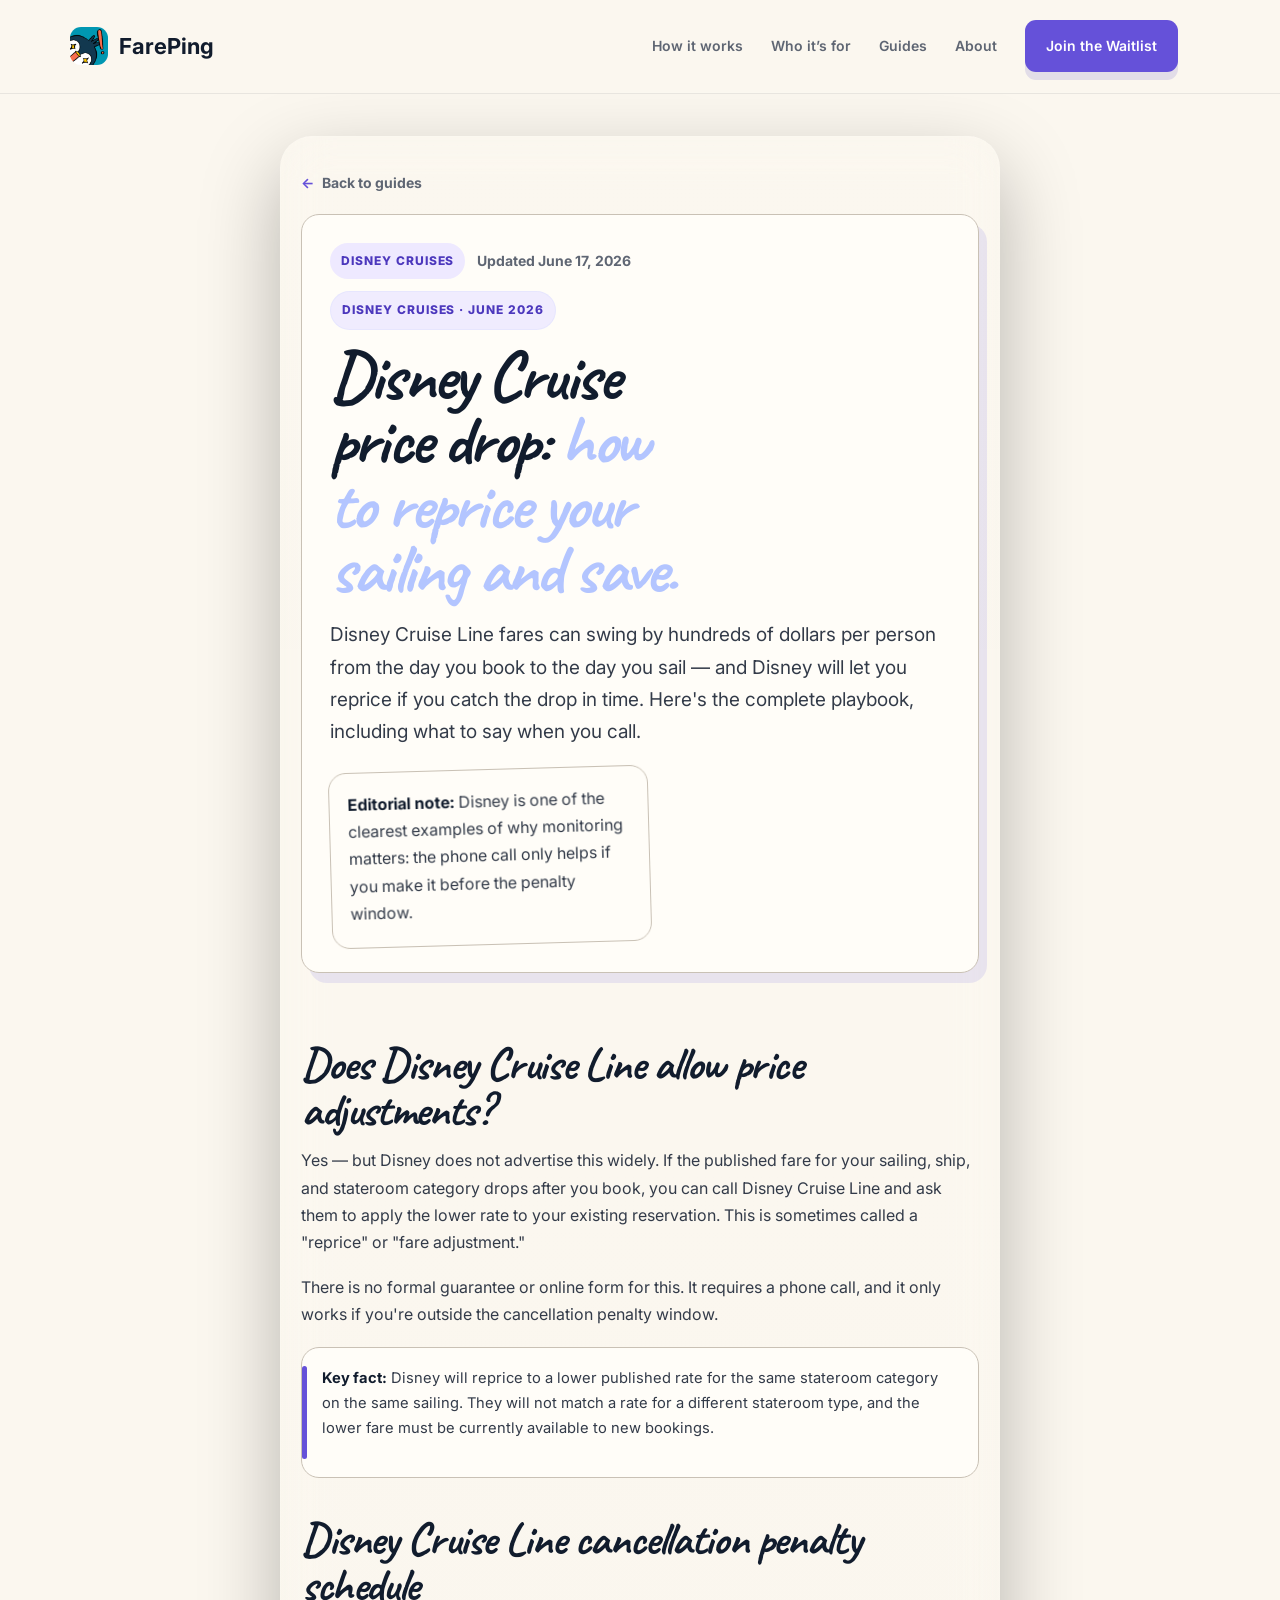
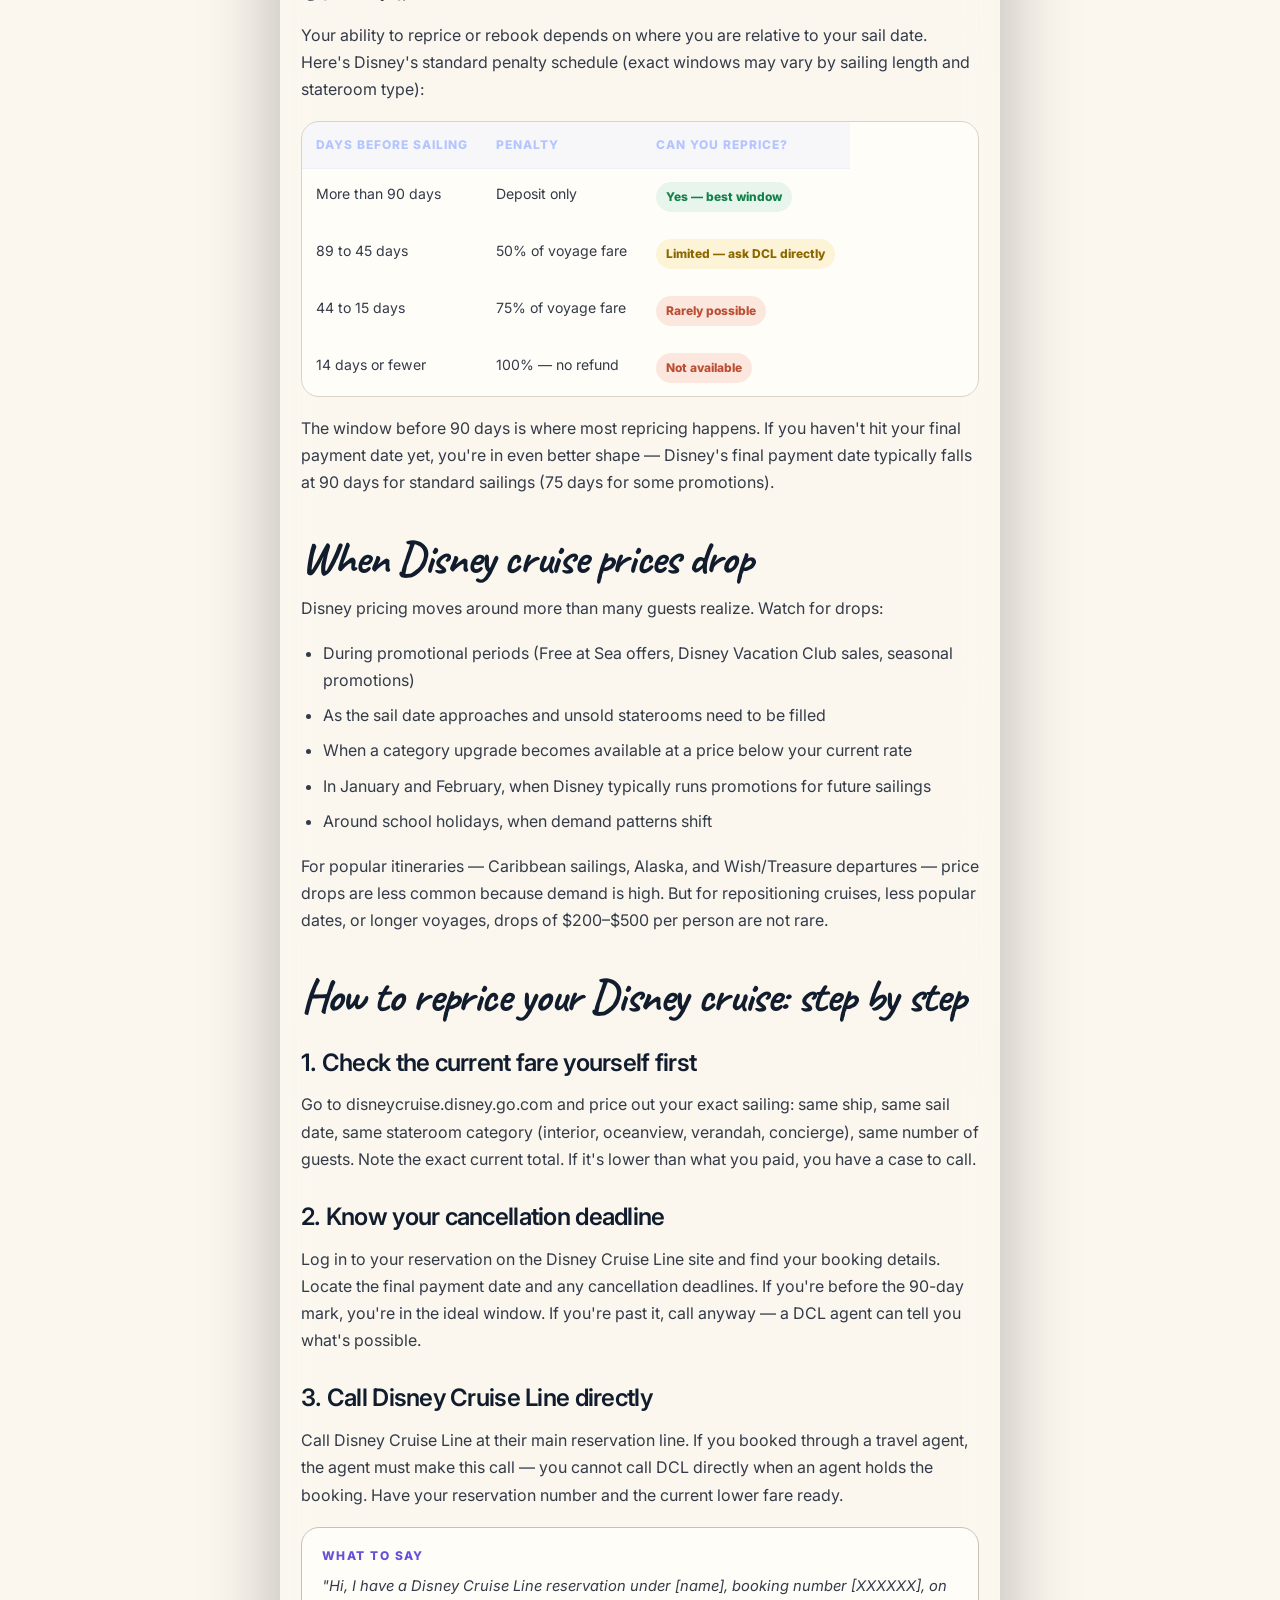
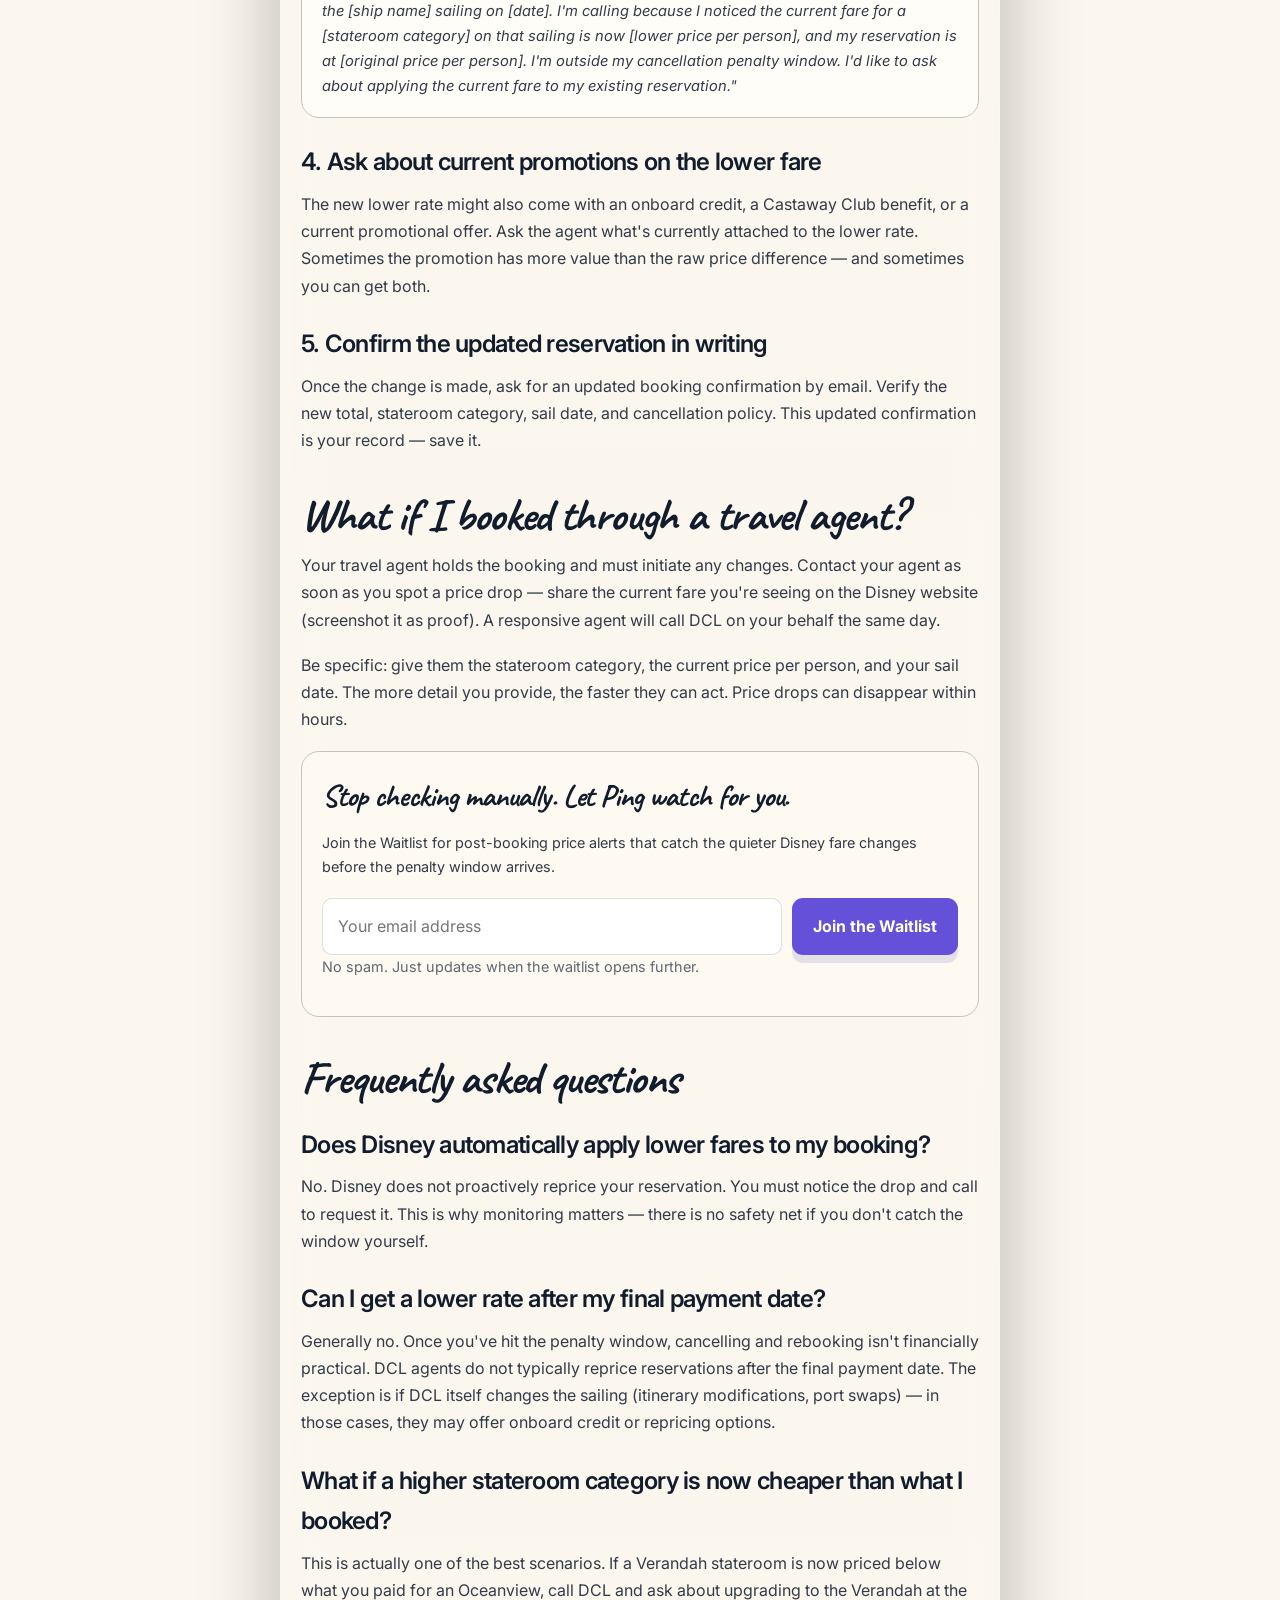
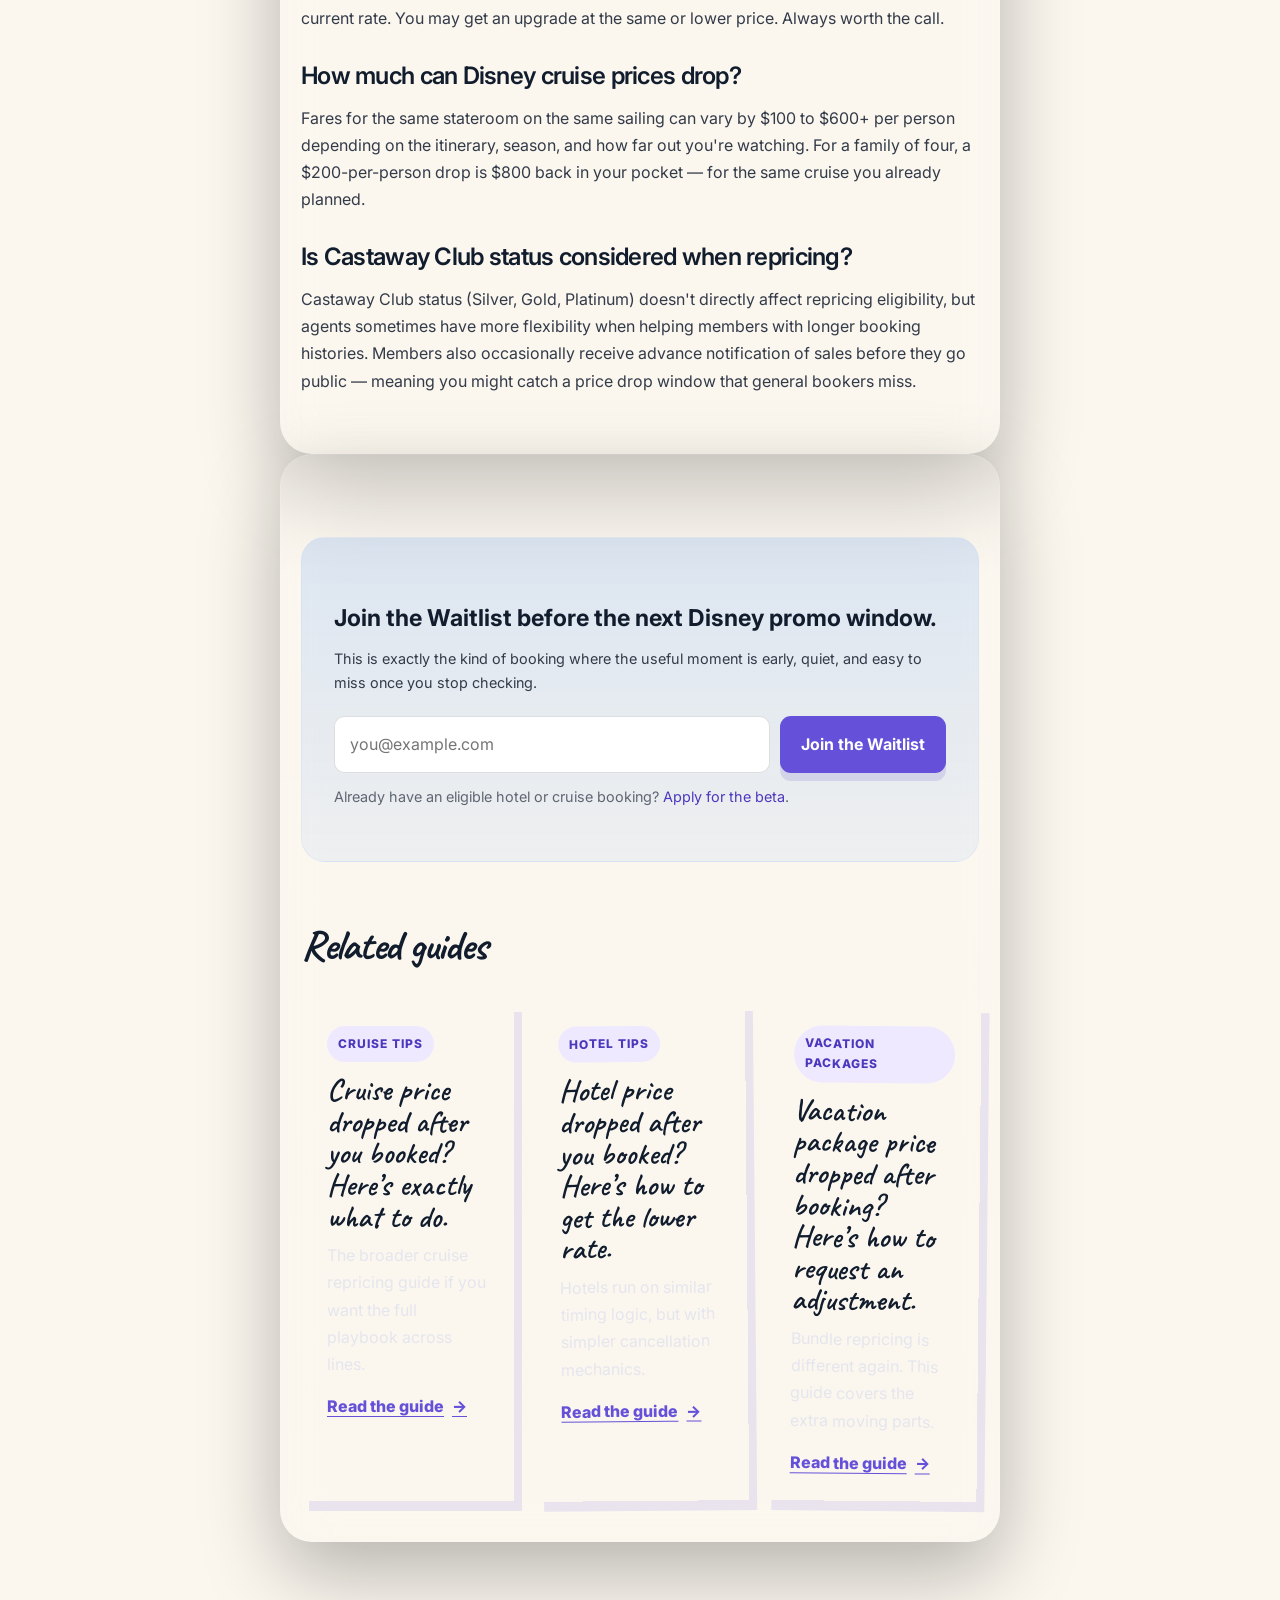
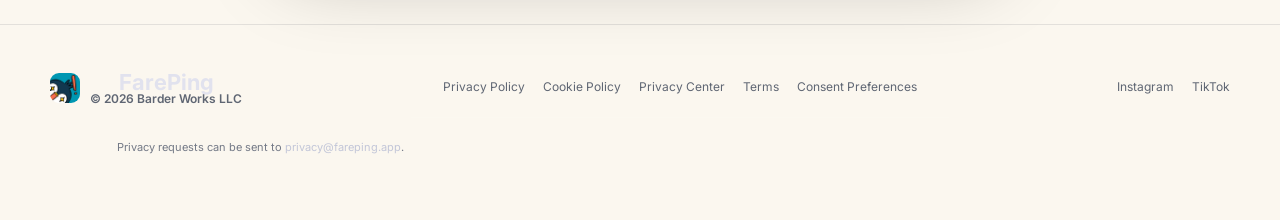
<file: fareping-blog-disney-cruise-price-drop.html>
<!DOCTYPE html>
<html lang="en">
<head>
<script src="https://app.termly.io/resource-blocker/3a249ae2-6b6b-41ee-b109-8dacd7717abc?autoBlock=on"></script>
<script async src="https://www.googletagmanager.com/gtag/js?id=G-2DYDBXFH6J"></script>
<script>
  window.dataLayer = window.dataLayer || [];
  function gtag(){dataLayer.push(arguments);}
  gtag('js', new Date());
  gtag('config', 'G-2DYDBXFH6J');
</script>
<script>
  (function(c,l,a,r,i,t,y){
    c[a]=c[a]||function(){(c[a].q=c[a].q||[]).push(arguments)};
    t=l.createElement(r);t.async=1;t.src="https://www.clarity.ms/tag/"+i;
    y=l.getElementsByTagName(r)[0];y.parentNode.insertBefore(t,y);
  })(window, document, "clarity", "script", "xidov3rcll");
</script>
<meta charset="UTF-8">
<meta name="viewport" content="width=device-width, initial-scale=1.0">

<!-- Primary SEO -->
<title>Disney Cruise Price Drop: How to Reprice Your Sailing and Save | FarePing</title>
<meta name="description" content="Disney Cruise Line allows you to reprice your sailing if the fare drops before your penalty window — but you have to call and ask. Here's exactly how to do it, including what to say and when to act.">
<meta name="robots" content="index, follow">
<link rel="canonical" href="https://fareping.app/blog/disney-cruise-price-drop">

<!-- Open Graph -->
<meta property="og:type" content="article">
<meta property="og:url" content="https://fareping.app/blog/disney-cruise-price-drop">
<meta property="og:title" content="Disney Cruise Price Drop: How to Reprice Your Sailing and Save">
<meta property="og:description" content="Disney allows repricing before your penalty window — here's exactly how to do it, including what to say when you call.">
<meta property="og:image" content="https://fareping.app/og-image.png">
<meta property="og:site_name" content="FarePing">

<!-- Twitter Card -->
<meta name="twitter:card" content="summary_large_image">
<meta name="twitter:title" content="Disney Cruise Price Drop: How to Reprice Your Sailing and Save">
<meta name="twitter:description" content="Disney allows repricing before your penalty window — here's exactly how to do it.">
<meta name="twitter:image" content="https://fareping.app/og-image.png">

<!-- Article Schema -->
<script type="application/ld+json">
{
  "@context": "https://schema.org",
  "@type": "Article",
  "headline": "Disney Cruise Price Drop: How to Reprice Your Sailing and Save",
  "description": "A complete guide to Disney Cruise Line price repricing — how to check if your fare dropped, what the deadlines are, and exactly what to say when you call.",
  "url": "https://fareping.app/blog/disney-cruise-price-drop",
  "datePublished": "2026-06-17",
  "dateModified": "2026-06-17",
  "author": {
    "@type": "Organization",
    "name": "FarePing"
  },
  "publisher": {
    "@type": "Organization",
    "name": "BarderWorks LLC",
    "url": "https://fareping.app"
  },
  "mainEntityOfPage": {
    "@type": "WebPage",
    "@id": "https://fareping.app/blog/disney-cruise-price-drop"
  }
}
</script>

<!-- FAQ Schema -->
<script type="application/ld+json">
{
  "@context": "https://schema.org",
  "@type": "FAQPage",
  "mainEntity": [
    {
      "@type": "Question",
      "name": "Does Disney Cruise Line offer price adjustments after booking?",
      "acceptedAnswer": {
        "@type": "Answer",
        "text": "Yes — Disney Cruise Line allows you to reprice your booking if a lower fare becomes available for your sailing, as long as you are outside the cancellation penalty window. You must call Disney Cruise Line directly and request the repricing; it does not happen automatically."
      }
    },
    {
      "@type": "Question",
      "name": "What is the Disney Cruise Line cancellation penalty window?",
      "acceptedAnswer": {
        "@type": "Answer",
        "text": "Disney Cruise Line's penalty schedule starts at 90 days before sailing for most sailings. From 90 to 45 days out, a 50% penalty applies. Inside 45 days, the penalty increases to 75% and then 100% in the final two weeks. Repricing without penalty must happen before the 90-day mark."
      }
    },
    {
      "@type": "Question",
      "name": "How do I find out if my Disney cruise price dropped?",
      "acceptedAnswer": {
        "@type": "Answer",
        "text": "Go to disneycruise.disney.go.com and price out your exact sailing, ship, stateroom category, and number of guests. Compare the current price to what you paid. Alternatively, FarePing monitors Disney Cruise prices automatically after you forward your booking confirmation."
      }
    },
    {
      "@type": "Question",
      "name": "Can I get the lower price if I booked through a travel agent?",
      "acceptedAnswer": {
        "@type": "Answer",
        "text": "Yes, but your agent must make the call on your behalf. Disney Cruise Line changes can only be made by the party who holds the booking — and if a travel agent made the reservation, they own it. Contact your agent as soon as you notice a price drop and ask them to call DCL to request the repricing."
      }
    },
    {
      "@type": "Question",
      "name": "Is it worth monitoring Disney cruise prices after booking?",
      "acceptedAnswer": {
        "@type": "Answer",
        "text": "Absolutely. Disney cruise fares can fluctuate by hundreds of dollars per person, particularly around seasonal promotions and in the months leading up to a sailing. Guests who monitor and reprice when a drop appears routinely save $300 to $800 or more on a family booking."
      }
    }
  ]
}
</script>

<link rel="preconnect" href="https://fonts.googleapis.com">
<link rel="preconnect" href="https://fonts.gstatic.com" crossorigin>
<link href="https://fonts.googleapis.com/css2?family=Caveat:wght@500;600;700&family=Inter:wght@400;500;600;700;800&display=swap" rel="stylesheet">

<style>
  *, *::before, *::after { box-sizing: border-box; margin: 0; padding: 0; }

  :root {
    --teal: #1AADBC;
    --navy: #1A2744;
    --navy-light: #243456;
    --coral: #E8624A;
    --gold: #F5C842;
    --white: #FFFFFF;
    --text-muted: rgba(255,255,255,0.65);
    --card-bg: rgba(255,255,255,0.04);
    --card-border: rgba(255,255,255,0.09);
  }

  html { scroll-behavior: smooth; }
  body {
    font-family: 'Inter', sans-serif;
    background: var(--navy);
    color: var(--white);
    line-height: 1.7;
    font-size: 1rem;
  }
  a:focus-visible, button:focus-visible, input:focus-visible {
    outline: 2px solid var(--teal);
    outline-offset: 3px;
  }

  nav {
    display: flex;
    align-items: center;
    justify-content: space-between;
    padding: 1.25rem 2rem;
    border-bottom: 1px solid rgba(255,255,255,0.08);
  }
  .nav-logo {
    font-family: 'Syne', sans-serif;
    font-weight: 800;
    font-size: 1.2rem;
    color: var(--white);
    text-decoration: none;
  }
  .nav-logo span { color: var(--coral); }
  .nav-cta {
    background: var(--coral);
    color: var(--white);
    border: none;
    border-radius: 100px;
    padding: 0.5rem 1.1rem;
    font-size: 0.85rem;
    font-weight: 600;
    cursor: pointer;
    text-decoration: none;
  }

  .article-wrap {
    max-width: 720px;
    margin: 0 auto;
    padding: 4rem 1.5rem 6rem;
  }

  .article-meta {
    font-size: 0.78rem;
    color: var(--teal);
    font-weight: 600;
    letter-spacing: 0.08em;
    text-transform: uppercase;
    margin-bottom: 1rem;
  }

  h1 {
    font-family: 'Syne', sans-serif;
    font-weight: 800;
    font-size: clamp(2rem, 5vw, 2.8rem);
    line-height: 1.1;
    letter-spacing: -0.025em;
    margin-bottom: 1.25rem;
  }
  h1 em { font-style: normal; color: var(--coral); }

  .article-lede {
    font-size: 1.15rem;
    line-height: 1.7;
    color: rgba(255,255,255,0.8);
    border-left: 3px solid var(--teal);
    padding-left: 1.25rem;
    margin-bottom: 2.5rem;
  }

  h2 {
    font-family: 'Syne', sans-serif;
    font-weight: 700;
    font-size: 1.4rem;
    letter-spacing: -0.015em;
    margin: 2.5rem 0 0.75rem;
  }

  h3 {
    font-family: 'Inter', sans-serif;
    font-weight: 600;
    font-size: 1.05rem;
    margin: 1.75rem 0 0.5rem;
    color: var(--teal);
  }

  p { margin-bottom: 1.1rem; color: rgba(255,255,255,0.85); }

  a { color: var(--teal); }

  ul, ol {
    margin: 0.5rem 0 1.25rem 1.4rem;
    color: rgba(255,255,255,0.85);
  }
  li { margin-bottom: 0.4rem; }

  .callout {
    background: var(--card-bg);
    border: 1px solid var(--card-border);
    border-left: 3px solid var(--teal);
    border-radius: 0 12px 12px 0;
    padding: 1.1rem 1.25rem;
    margin: 1.75rem 0;
  }
  .callout.warn { border-left-color: var(--coral); }
  .callout p { margin: 0; font-size: 0.92rem; }
  .callout strong { color: var(--white); }

  .penalty-table {
    width: 100%;
    border-collapse: collapse;
    margin: 1.5rem 0 2rem;
    font-size: 0.88rem;
  }
  .penalty-table th {
    text-align: left;
    padding: 0.6rem 0.75rem;
    background: rgba(26,173,188,0.12);
    color: var(--teal);
    font-weight: 600;
    font-size: 0.78rem;
    letter-spacing: 0.05em;
    text-transform: uppercase;
    border-bottom: 1px solid rgba(26,173,188,0.3);
  }
  .penalty-table td {
    padding: 0.65rem 0.75rem;
    border-bottom: 1px solid rgba(255,255,255,0.06);
    color: rgba(255,255,255,0.82);
    vertical-align: top;
  }
  .penalty-table tr:last-child td { border-bottom: none; }
  .badge {
    display: inline-block;
    padding: 2px 8px;
    border-radius: 100px;
    font-size: 0.72rem;
    font-weight: 600;
  }
  .badge.yes { background: rgba(26,173,188,0.15); color: var(--teal); }
  .badge.no { background: rgba(232,98,74,0.15); color: var(--coral); }
  .badge.warn { background: rgba(245,200,66,0.15); color: var(--gold); }

  .script-box {
    background: rgba(255,255,255,0.04);
    border: 1px solid rgba(255,255,255,0.1);
    border-radius: 12px;
    padding: 1.25rem 1.5rem;
    margin: 1.5rem 0;
    font-size: 0.92rem;
    font-style: italic;
    line-height: 1.7;
    color: rgba(255,255,255,0.85);
  }
  .script-box::before {
    content: '💬 What to say:';
    display: block;
    font-style: normal;
    font-weight: 600;
    font-size: 0.75rem;
    letter-spacing: 0.08em;
    text-transform: uppercase;
    color: var(--teal);
    margin-bottom: 0.6rem;
  }

  .cta-block {
    background: rgba(26,173,188,0.08);
    border: 1px solid rgba(26,173,188,0.2);
    border-radius: 16px;
    padding: 2rem;
    text-align: center;
    margin: 3rem 0;
  }
  .cta-block h3 {
    color: var(--white);
    font-family: 'Syne', sans-serif;
    font-weight: 700;
    font-size: 1.3rem;
    margin-bottom: 0.5rem;
  }
  .cta-block p { font-size: 0.9rem; margin-bottom: 1.25rem; }
  .cta-form { display: flex; gap: 0.5rem; max-width: 400px; margin: 0 auto; }
  .cta-form input {
    flex: 1;
    background: rgba(255,255,255,0.08);
    border: 1px solid rgba(255,255,255,0.15);
    border-radius: 100px;
    padding: 0.65rem 1.1rem;
    font-size: 0.88rem;
    color: var(--white);
    outline: none;
    font-family: 'Inter', sans-serif;
  }
  .cta-form input::placeholder { color: rgba(255,255,255,0.4); }
  .cta-form button {
    background: var(--coral);
    color: var(--white);
    border: none;
    border-radius: 100px;
    padding: 0.65rem 1.25rem;
    font-size: 0.88rem;
    font-weight: 600;
    cursor: pointer;
    font-family: 'Inter', sans-serif;
    white-space: nowrap;
  }

  footer {
    padding: 1.5rem 2rem;
    border-top: 1px solid rgba(255,255,255,0.08);
    text-align: center;
    font-size: 0.8rem;
    color: var(--text-muted);
    display: flex;
    flex-direction: column;
    gap: 0.5rem;
    align-items: center;
  }
  .footer-meta, .footer-social, .footer-links {
    display: flex;
    gap: 1.25rem;
    flex-wrap: wrap;
    justify-content: center;
  }
  footer a { color: var(--text-muted); text-decoration: none; }
  footer a:hover { color: var(--teal); }
  .footer-cookie-button {
    background: none;
    border: 0;
    color: var(--text-muted);
    cursor: pointer;
    font: inherit;
    padding: 0;
  }
  .footer-cookie-button:hover { color: var(--teal); }

  @media (max-width: 600px) {
    .cta-form { flex-direction: column; }
    .penalty-table { font-size: 0.8rem; }
    .penalty-table th, .penalty-table td { padding: 0.5rem; }
    .footer-meta, .footer-social, .footer-links { gap: 0.85rem; }
  }
</style>
<style id="site-refresh">
  :root {
    --primary: #b3c5ff;
    --primary-strong: #0066ff;
    --surface: #10131c;
    --text: #e1e2ee;
    --text-muted-2: rgba(194,198,216,0.72);
    --outline: rgba(255,255,255,0.1);
    --outline-soft: rgba(255,255,255,0.06);
    --glass: rgba(255,255,255,0.03);
    --glass-soft: rgba(255,255,255,0.02);
    --warning: #ff8d63;
    --success: #7dd3fc;
  }
  body { background: radial-gradient(ellipse at 50% -10%, rgba(0,102,255,0.24) 0%, transparent 55%), radial-gradient(ellipse at 80% 20%, rgba(0,102,255,0.08) 0%, transparent 40%), linear-gradient(180deg, #10131c 0%, #0b0e16 100%); color: var(--text); -webkit-font-smoothing: antialiased; }
  a:focus-visible, button:focus-visible, input:focus-visible { outline-color: var(--primary); }
  body > nav, body > footer:not(.site-footer) { display: none; }
  .site-header { position: sticky; top: 0; z-index: 50; backdrop-filter: blur(24px); -webkit-backdrop-filter: blur(24px); background: rgba(16,19,28,0.82); border-bottom: 1px solid var(--outline); }
  .site-nav { display: flex; align-items: center; justify-content: space-between; gap: 1rem; max-width: 1200px; margin: 0 auto; min-height: 4.5rem; padding: 0 1.25rem; }
  .nav-logo { display: inline-flex; align-items: center; gap: 0.75rem; color: var(--text) !important; font-weight: 700; letter-spacing: -0.02em; text-decoration: none; }
  .nav-mark { width: 2rem; height: 2rem; border-radius: 0.9rem; background: linear-gradient(135deg, rgba(179,197,255,0.95), rgba(0,102,255,0.95)); box-shadow: 0 12px 30px rgba(0,102,255,0.28); flex-shrink: 0; }
  .nav-copy { display: flex; flex-direction: column; line-height: 1.05; }
  .nav-copy small { color: #c2c6d8; font-size: 0.7rem; font-weight: 600; letter-spacing: 0.08em; text-transform: uppercase; }
  .site-nav .nav-cta { display: inline-flex; align-items: center; justify-content: center; min-height: 2.6rem; padding: 0.7rem 1.1rem; background: var(--primary-strong); color: #f8f7ff !important; border: 1px solid rgba(255,255,255,0.12); border-radius: 999px; font-size: 0.82rem; font-weight: 600; transition: transform 160ms ease; }
  .site-nav .nav-cta:hover { transform: translateY(-1px); }
  .site-main { width: min(100%, 1200px); margin: 0 auto; padding: 2rem 1.25rem 4rem; }
  .article-wrap { max-width: 860px; padding: 2rem 1.25rem 2.5rem; background: linear-gradient(180deg, rgba(255,255,255,0.04), rgba(255,255,255,0.02)); backdrop-filter: blur(24px); -webkit-backdrop-filter: blur(24px); border: 1px solid var(--outline); border-radius: 2rem; box-shadow: 0 30px 80px rgba(0,0,0,0.28); }
  .back-link { display: inline-flex; align-items: center; gap: 0.5rem; margin-bottom: 1.25rem; font-size: 0.82rem; color: #c2c6d8 !important; text-decoration: none; }
  .back-link:hover { color: var(--primary) !important; }
  .back-link::before { content: '\2190'; color: var(--primary); }
  .article-meta { display: inline-flex; align-items: center; gap: 0.55rem; padding: 0.45rem 0.8rem; border-radius: 999px; background: rgba(0,102,255,0.12); border: 1px solid rgba(179,197,255,0.16); color: var(--primary); margin-bottom: 1.25rem; }
  h1 { font-family: 'Inter', sans-serif; font-size: clamp(2.3rem, 5vw, 4rem); line-height: 1.02; letter-spacing: -0.045em; margin-bottom: 1.1rem; max-width: 12ch; color: #f4f6ff; }
  h1 em { color: var(--primary); }
  .article-lede { font-size: 1.08rem; line-height: 1.85; color: rgba(225,226,238,0.84); border-left: 0; padding-left: 0; max-width: 60ch; margin-bottom: 2.4rem; }
  h2 { font-family: 'Inter', sans-serif; font-size: clamp(1.5rem, 3vw, 2rem); letter-spacing: -0.03em; margin: 3rem 0 0.9rem; color: #f4f6ff; }
  h3 { color: var(--primary); margin: 1.85rem 0 0.55rem; }
  p, ul, ol, li, td { color: rgba(225,226,238,0.86); }
  .callout, .script-box { background: var(--glass-soft); border: 1px solid var(--outline); border-radius: 1.15rem; box-shadow: inset 0 1px 0 rgba(255,255,255,0.03); }
  .callout { position: relative; border-left: 0; padding: 1.15rem 1.25rem; }
  .callout::before { content: ''; position: absolute; inset: 0 auto 0 0; width: 4px; border-radius: 1.15rem 0 0 1.15rem; background: var(--primary); }
  .callout.warn::before { background: var(--warning); }
  .callout strong { color: #fff; }
  table { display: block; overflow-x: auto; background: rgba(255,255,255,0.02); border: 1px solid var(--outline-soft); border-radius: 1.15rem; }
  th { background: rgba(179,197,255,0.1) !important; color: var(--primary) !important; border-bottom-color: rgba(179,197,255,0.14) !important; padding: 0.8rem 0.9rem !important; }
  td { padding: 0.8rem 0.9rem !important; border-bottom-color: rgba(255,255,255,0.06) !important; }
  .badge.yes { background: rgba(0,102,255,0.14); color: var(--primary); }
  .badge.no { background: rgba(204,66,4,0.14); color: #ffb49a; }
  .badge.maybe { background: rgba(125,211,252,0.14); color: var(--success); }
  .script-box::before { color: var(--primary); }
  .cta-block { background: linear-gradient(180deg, rgba(0,102,255,0.12), rgba(0,102,255,0.05)); border: 1px solid rgba(179,197,255,0.16); border-radius: 1.5rem; text-align: left; }
  .cta-block h3 { font-family: 'Inter', sans-serif; color: #fff; font-size: 1.45rem; }
  .cta-form { display: flex; gap: 0.75rem; max-width: 440px; margin: 0; }
  .cta-form input, .cta-form button { min-height: 3rem; }
  .cta-form button { background: var(--primary-strong); }
  .site-footer { border-top: 1px solid var(--outline-soft); padding: 2.5rem 1.25rem 3rem; }
  .site-footer-inner { max-width: 1200px; margin: 0 auto; display: flex; flex-direction: column; gap: 1.25rem; align-items: center; text-align: center; }
  .footer-brand { display: flex; align-items: center; gap: 0.75rem; color: var(--text); font-weight: 600; }
  .footer-copy { display: flex; flex-direction: column; align-items: flex-start; gap: 0.1rem; }
  .footer-copy small { color: var(--text-muted-2); font-size: 0.74rem; }
  .footer-social, .footer-links { display: flex; gap: 1.25rem; flex-wrap: wrap; justify-content: center; }
  .site-footer a { color: #c2c6d8; text-decoration: none; }
  .site-footer a:hover, .footer-cookie-button:hover { color: var(--primary); }
  .footer-cookie-button { background: none; border: 0; color: #c2c6d8; cursor: pointer; font: inherit; padding: 0; }
  .footer-note { max-width: 60ch; font-size: 0.78rem; color: var(--text-muted-2); }
  @media (max-width: 720px) { .site-nav { min-height: 4rem; padding: 0 1rem; } .nav-copy small { display: none; } .site-main { padding: 1.25rem 1rem 3rem; } .article-wrap { padding: 1.5rem 1rem 2rem; border-radius: 1.5rem; } .cta-form { flex-direction: column; } .footer-social, .footer-links { gap: 0.85rem; } }
</style>
<link rel="stylesheet" href="/site.css">
</head>
<body>

<header class="site-header" data-menu-open="false">
  <div class="wrap site-nav">
    <a class="brand" href="/">
        <img class="brand-mark" src="/og-image.png" alt="FarePing Ping mascot">
        <span class="brand-copy">
          <strong>FarePing</strong>
        </span>
      </a>
    <button class="nav-toggle" type="button" aria-label="Toggle navigation" aria-expanded="false" data-nav-toggle>Menu</button>
    <nav class="nav-menu" aria-label="Primary">
      <a href="/#how-it-works">How it works</a>
      <a href="/#who-its-for">Who it’s for</a>
      <a href="/guides/">Guides</a>
      <a href="/#about">About</a>
      <a class="button" href="/#join-beta">Join the Waitlist</a>
    </nav>
  </div>
</header>

<main class="site-main">
<article class="article-wrap">
  <a href="/guides/" class="breadcrumb">Back to guides</a>

  <div class="article-hero">
  <div class="article-meta-row">
    <span class="article-category">Disney cruises</span>
    <span class="article-date">Updated June 17, 2026</span>
  </div>

  <p class="article-meta">Disney cruises · June 2026</p>

  <h1>Disney Cruise price drop: <em>how to reprice your sailing and save.</em></h1>

  <p class="article-lede">Disney Cruise Line fares can swing by hundreds of dollars per person from the day you book to the day you sail — and Disney will let you reprice if you catch the drop in time. Here's the complete playbook, including what to say when you call.</p>
  <div class="article-note-card">
    <p><strong>Editorial note:</strong> Disney is one of the clearest examples of why monitoring matters: the phone call only helps if you make it before the penalty window.</p>
  </div>
  </div>

  <div class="article-body">

  <h2>Does Disney Cruise Line allow price adjustments?</h2>

  <p>Yes — but Disney does not advertise this widely. If the published fare for your sailing, ship, and stateroom category drops after you book, you can call Disney Cruise Line and ask them to apply the lower rate to your existing reservation. This is sometimes called a "reprice" or "fare adjustment."</p>

  <p>There is no formal guarantee or online form for this. It requires a phone call, and it only works if you're outside the cancellation penalty window.</p>

  <div class="callout">
    <p><strong>Key fact:</strong> Disney will reprice to a lower published rate for the same stateroom category on the same sailing. They will not match a rate for a different stateroom type, and the lower fare must be currently available to new bookings.</p>
  </div>

  <h2>Disney Cruise Line cancellation penalty schedule</h2>

  <p>Your ability to reprice or rebook depends on where you are relative to your sail date. Here's Disney's standard penalty schedule (exact windows may vary by sailing length and stateroom type):</p>

  <table class="penalty-table">
    <thead>
      <tr>
        <th>Days Before Sailing</th>
        <th>Penalty</th>
        <th>Can You Reprice?</th>
      </tr>
    </thead>
    <tbody>
      <tr>
        <td>More than 90 days</td>
        <td>Deposit only</td>
        <td><span class="badge yes">Yes — best window</span></td>
      </tr>
      <tr>
        <td>89 to 45 days</td>
        <td>50% of voyage fare</td>
        <td><span class="badge warn">Limited — ask DCL directly</span></td>
      </tr>
      <tr>
        <td>44 to 15 days</td>
        <td>75% of voyage fare</td>
        <td><span class="badge no">Rarely possible</span></td>
      </tr>
      <tr>
        <td>14 days or fewer</td>
        <td>100% — no refund</td>
        <td><span class="badge no">Not available</span></td>
      </tr>
    </tbody>
  </table>

  <p>The window before 90 days is where most repricing happens. If you haven't hit your final payment date yet, you're in even better shape — Disney's final payment date typically falls at 90 days for standard sailings (75 days for some promotions).</p>

  <h2>When Disney cruise prices drop</h2>

  <p>Disney pricing moves around more than many guests realize. Watch for drops:</p>
  <ul>
    <li>During promotional periods (Free at Sea offers, Disney Vacation Club sales, seasonal promotions)</li>
    <li>As the sail date approaches and unsold staterooms need to be filled</li>
    <li>When a category upgrade becomes available at a price below your current rate</li>
    <li>In January and February, when Disney typically runs promotions for future sailings</li>
    <li>Around school holidays, when demand patterns shift</li>
  </ul>

  <p>For popular itineraries — Caribbean sailings, Alaska, and Wish/Treasure departures — price drops are less common because demand is high. But for repositioning cruises, less popular dates, or longer voyages, drops of $200–$500 per person are not rare.</p>

  <h2>How to reprice your Disney cruise: step by step</h2>

  <h3>1. Check the current fare yourself first</h3>
  <p>Go to disneycruise.disney.go.com and price out your exact sailing: same ship, same sail date, same stateroom category (interior, oceanview, verandah, concierge), same number of guests. Note the exact current total. If it's lower than what you paid, you have a case to call.</p>

  <h3>2. Know your cancellation deadline</h3>
  <p>Log in to your reservation on the Disney Cruise Line site and find your booking details. Locate the final payment date and any cancellation deadlines. If you're before the 90-day mark, you're in the ideal window. If you're past it, call anyway — a DCL agent can tell you what's possible.</p>

  <h3>3. Call Disney Cruise Line directly</h3>
  <p>Call Disney Cruise Line at their main reservation line. If you booked through a travel agent, the agent must make this call — you cannot call DCL directly when an agent holds the booking. Have your reservation number and the current lower fare ready.</p>

  <div class="script-box">
    "Hi, I have a Disney Cruise Line reservation under [name], booking number [XXXXXX], on the [ship name] sailing on [date]. I'm calling because I noticed the current fare for a [stateroom category] on that sailing is now [lower price per person], and my reservation is at [original price per person]. I'm outside my cancellation penalty window. I'd like to ask about applying the current fare to my existing reservation."
  </div>

  <h3>4. Ask about current promotions on the lower fare</h3>
  <p>The new lower rate might also come with an onboard credit, a Castaway Club benefit, or a current promotional offer. Ask the agent what's currently attached to the lower rate. Sometimes the promotion has more value than the raw price difference — and sometimes you can get both.</p>

  <h3>5. Confirm the updated reservation in writing</h3>
  <p>Once the change is made, ask for an updated booking confirmation by email. Verify the new total, stateroom category, sail date, and cancellation policy. This updated confirmation is your record — save it.</p>

  <h2>What if I booked through a travel agent?</h2>

  <p>Your travel agent holds the booking and must initiate any changes. Contact your agent as soon as you spot a price drop — share the current fare you're seeing on the Disney website (screenshot it as proof). A responsive agent will call DCL on your behalf the same day.</p>

  <p>Be specific: give them the stateroom category, the current price per person, and your sail date. The more detail you provide, the faster they can act. Price drops can disappear within hours.</p>

  <!-- IN-ARTICLE CTA -->
  <div class="cta-block">
    <h3>Stop checking manually. Let Ping watch for you.</h3>
    <p>Join the Waitlist for post-booking price alerts that catch the quieter Disney fare changes before the penalty window arrives.</p>
    <form action="https://waitlister.me/s/ELdNXY0KFuli" method="POST" class="waitlist-form">
      <label class="hp" aria-hidden="true">Website<input type="text" name="website" tabindex="-1" autocomplete="off"></label>
      <input type="email" name="email" placeholder="Your email address" aria-label="Email address" required>
      <button class="button" type="submit">Join the Waitlist</button>
    </form>
    <p class="form-inline-note">No spam. Just updates when the waitlist opens further.</p>
  </div>

  <h2>Frequently asked questions</h2>

  <h3>Does Disney automatically apply lower fares to my booking?</h3>
  <p>No. Disney does not proactively reprice your reservation. You must notice the drop and call to request it. This is why monitoring matters — there is no safety net if you don't catch the window yourself.</p>

  <h3>Can I get a lower rate after my final payment date?</h3>
  <p>Generally no. Once you've hit the penalty window, cancelling and rebooking isn't financially practical. DCL agents do not typically reprice reservations after the final payment date. The exception is if DCL itself changes the sailing (itinerary modifications, port swaps) — in those cases, they may offer onboard credit or repricing options.</p>

  <h3>What if a higher stateroom category is now cheaper than what I booked?</h3>
  <p>This is actually one of the best scenarios. If a Verandah stateroom is now priced below what you paid for an Oceanview, call DCL and ask about upgrading to the Verandah at the current rate. You may get an upgrade at the same or lower price. Always worth the call.</p>

  <h3>How much can Disney cruise prices drop?</h3>
  <p>Fares for the same stateroom on the same sailing can vary by $100 to $600+ per person depending on the itinerary, season, and how far out you're watching. For a family of four, a $200-per-person drop is $800 back in your pocket — for the same cruise you already planned.</p>

  <h3>Is Castaway Club status considered when repricing?</h3>
  <p>Castaway Club status (Silver, Gold, Platinum) doesn't directly affect repricing eligibility, but agents sometimes have more flexibility when helping members with longer booking histories. Members also occasionally receive advance notification of sales before they go public — meaning you might catch a price drop window that general bookers miss.</p>

  </div>
</article>

<section class="article-wrap related-guides">
  <div class="cta-block">
    <h3>Join the Waitlist before the next Disney promo window.</h3>
    <p>This is exactly the kind of booking where the useful moment is early, quiet, and easy to miss once you stop checking.</p>
    <form action="https://waitlister.me/s/ELdNXY0KFuli" method="POST" class="waitlist-form">
      <label class="hp" aria-hidden="true">Website<input type="text" name="website" tabindex="-1" autocomplete="off"></label>
      <input type="email" name="email" placeholder="you@example.com" aria-label="Email address" required>
      <button class="button" type="submit">Join the Waitlist</button>
    </form>
    <p class="form-inline-note">Already have an eligible hotel or cruise booking? <a href="https://beta.fareping.app/signup">Apply for the beta</a>.</p>
  </div>

  <h2>Related guides</h2>
  <div class="related-grid">
    <article class="article-card">
      <span class="article-category">Cruise tips</span>
      <h3>Cruise price dropped after you booked? Here’s exactly what to do.</h3>
      <p>The broader cruise repricing guide if you want the full playbook across lines.</p>
      <a class="article-link" href="/fareping-blog-cruise-price-drop.html">Read the guide</a>
    </article>
    <article class="article-card article-card--tilt-left">
      <span class="article-category">Hotel tips</span>
      <h3>Hotel price dropped after you booked? Here’s how to get the lower rate.</h3>
      <p>Hotels run on similar timing logic, but with simpler cancellation mechanics.</p>
      <a class="article-link" href="/fareping-blog-hotel-price-drop.html">Read the guide</a>
    </article>
    <article class="article-card article-card--tilt-right">
      <span class="article-category">Vacation packages</span>
      <h3>Vacation package price dropped after booking? Here’s how to request an adjustment.</h3>
      <p>Bundle repricing is different again. This guide covers the extra moving parts.</p>
      <a class="article-link" href="/fareping-blog-vacation-package-price-adjustment.html">Read the guide</a>
    </article>
  </div>
</section>
</main>

<footer class="site-footer">
  <div class="wrap">
    <div class="footer-row">
      <div class="footer-brand">
        <img class="brand-mark" src="/og-image.png" alt="FarePing Ping mascot">
        <div class="brand-copy">
          <strong>FarePing</strong>
          <span>© 2026 Barder Works LLC</span>
        </div>
      </div>
      <nav class="footer-links" aria-label="Footer">
        <a href="/privacy.html#privacy-policy">Privacy Policy</a>
        <a href="/privacy.html#cookie-policy">Cookie Policy</a>
        <a href="/privacy.html">Privacy Center</a>
        <a href="/privacy.html#terms-of-service">Terms</a>
        <a href="#" class="termly-display-preferences">Consent Preferences</a>
      </nav>
      <div class="footer-social">
        <a href="https://www.instagram.com/farepinged">Instagram</a>
        <a href="https://www.tiktok.com/@fareping">TikTok</a>
      </div>
    </div>
    <p class="footer-note">Privacy requests can be sent to <a href="mailto:privacy@fareping.app">privacy@fareping.app</a>.</p>
  </div>
</footer>

<script src="/site.js"></script>
</body>
</html>
</file>
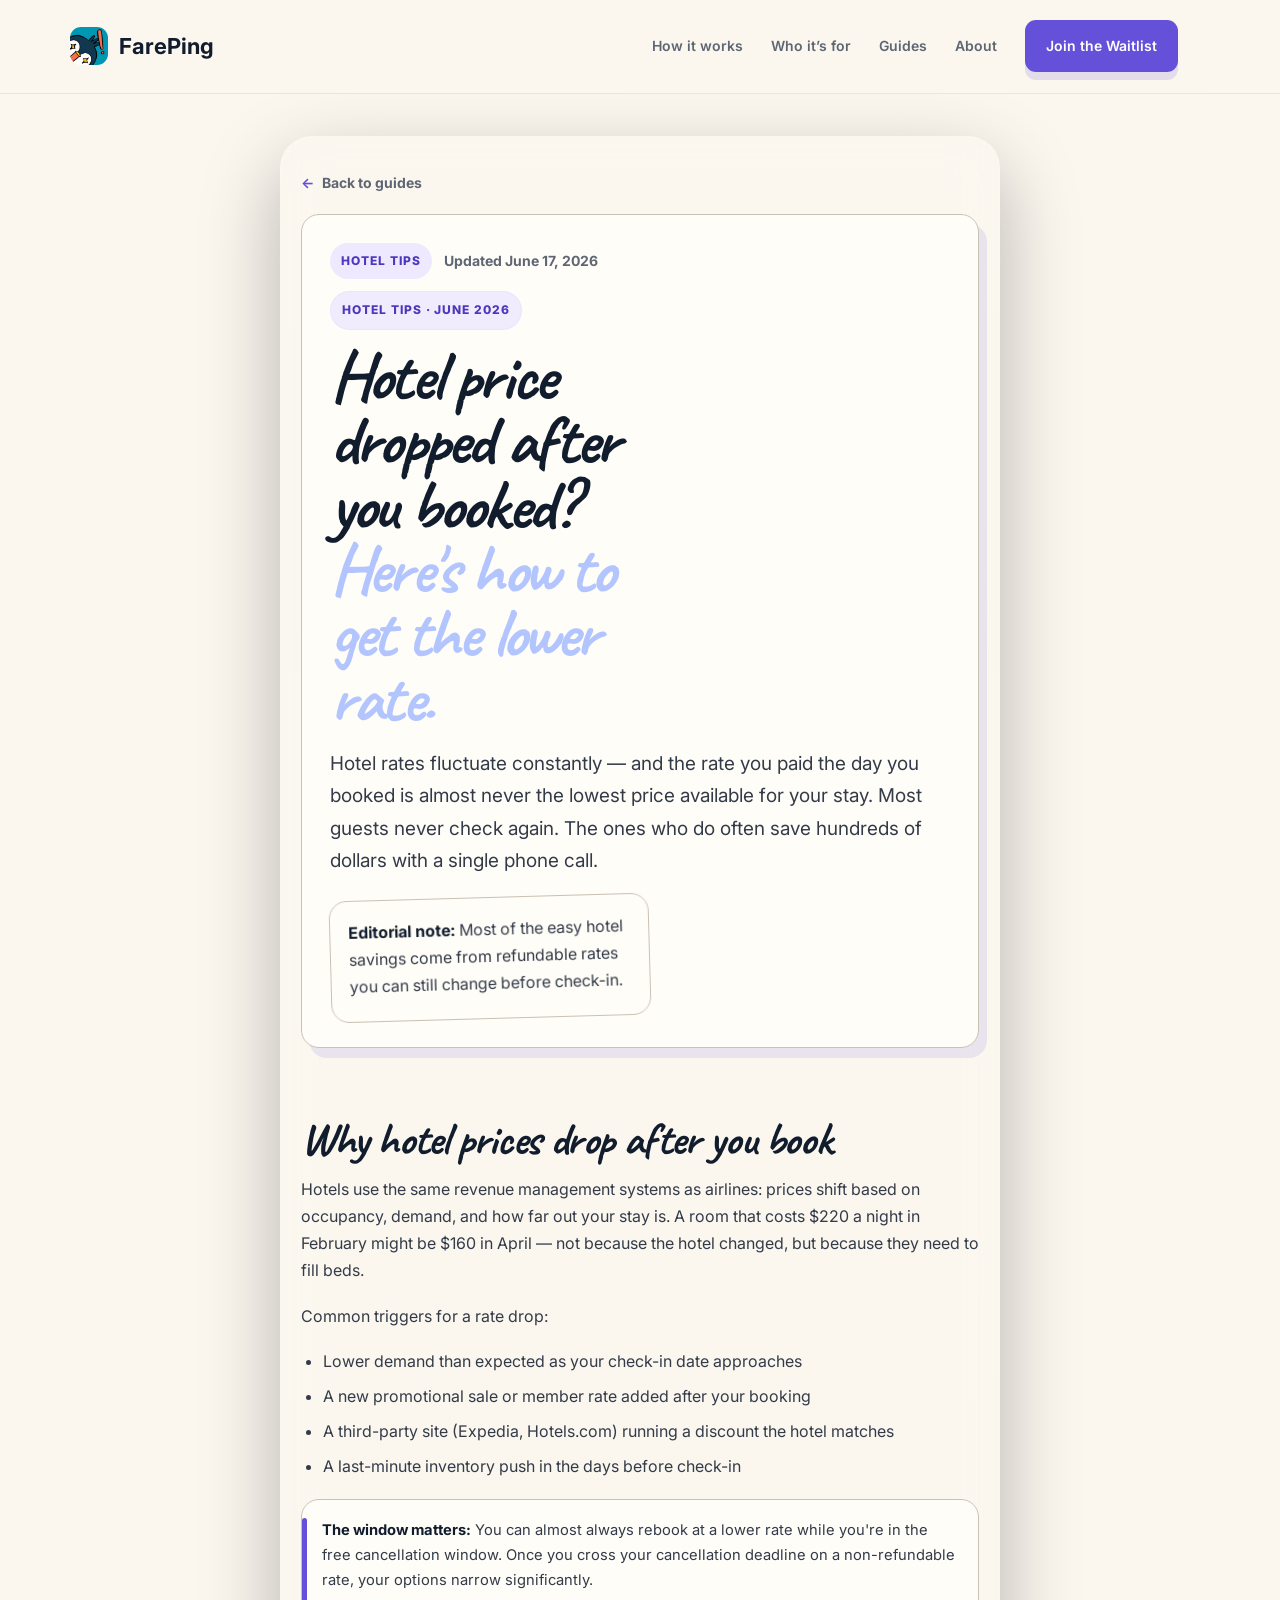
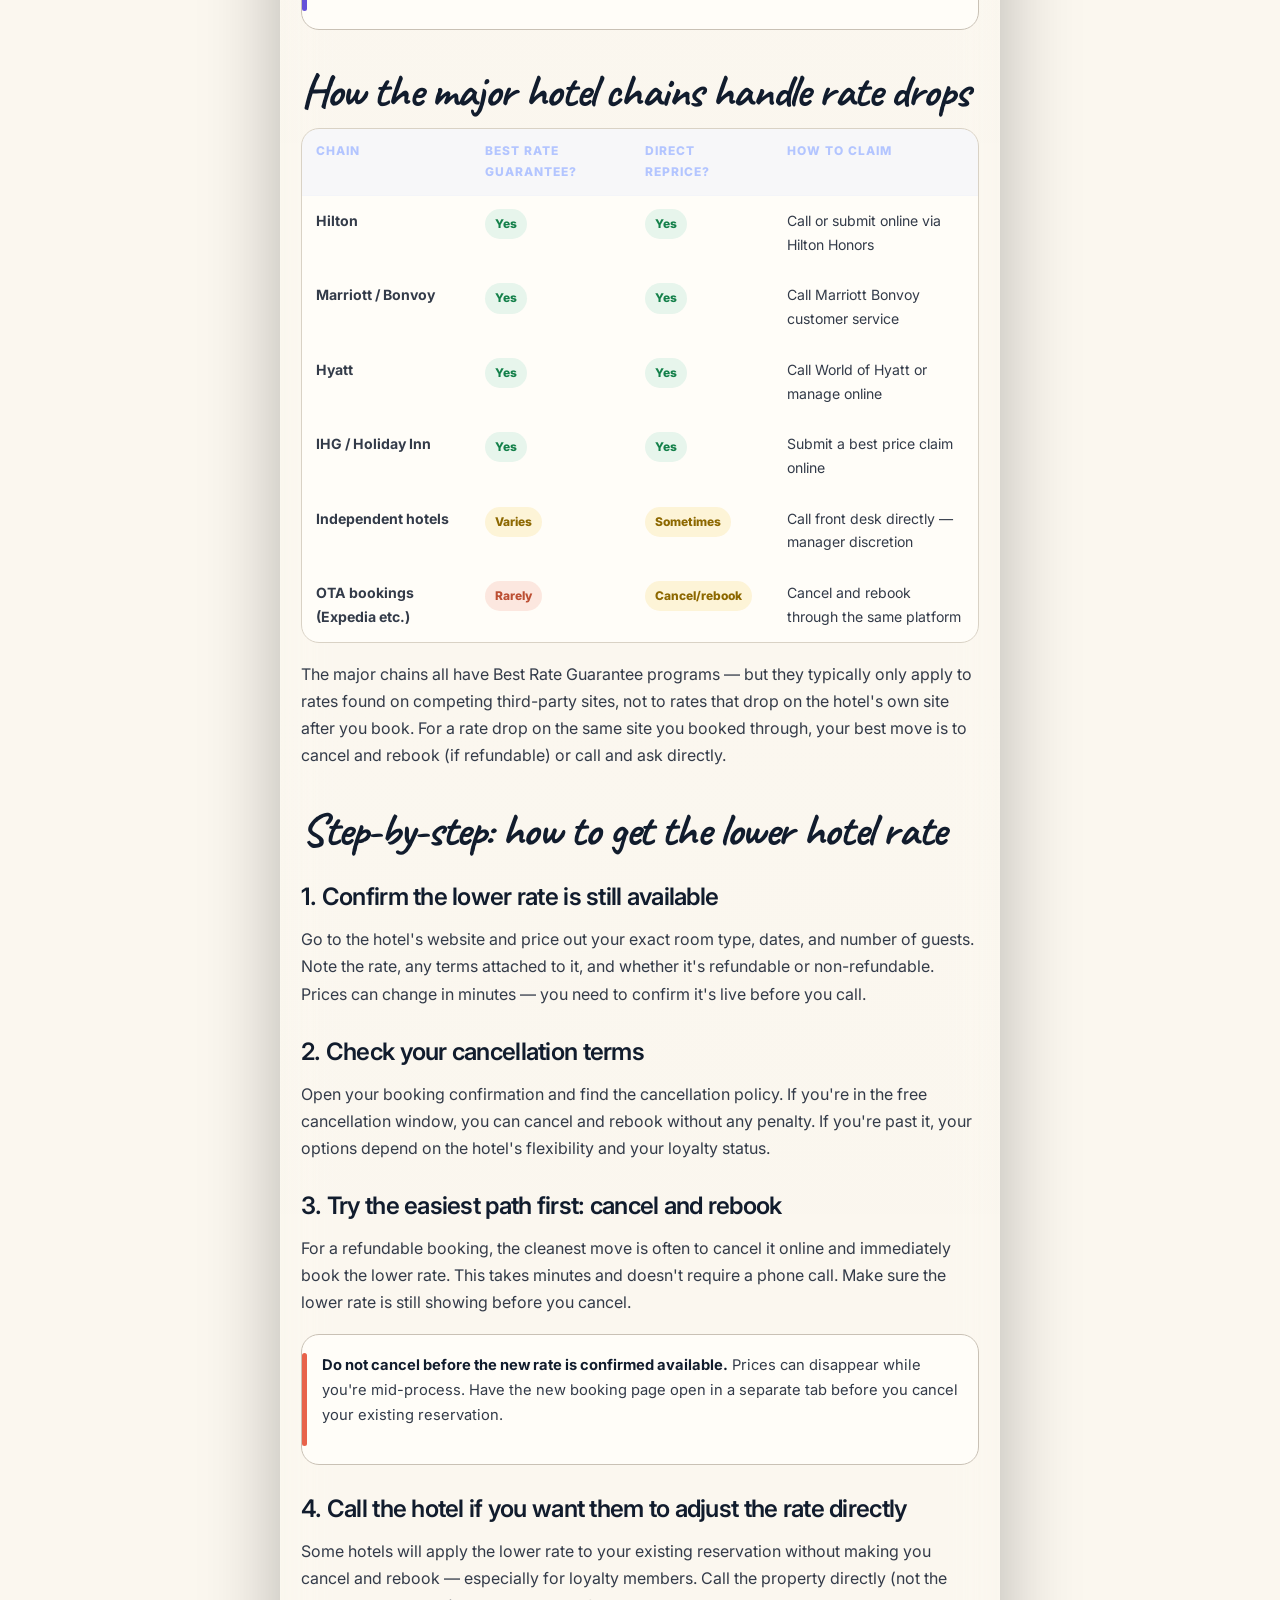
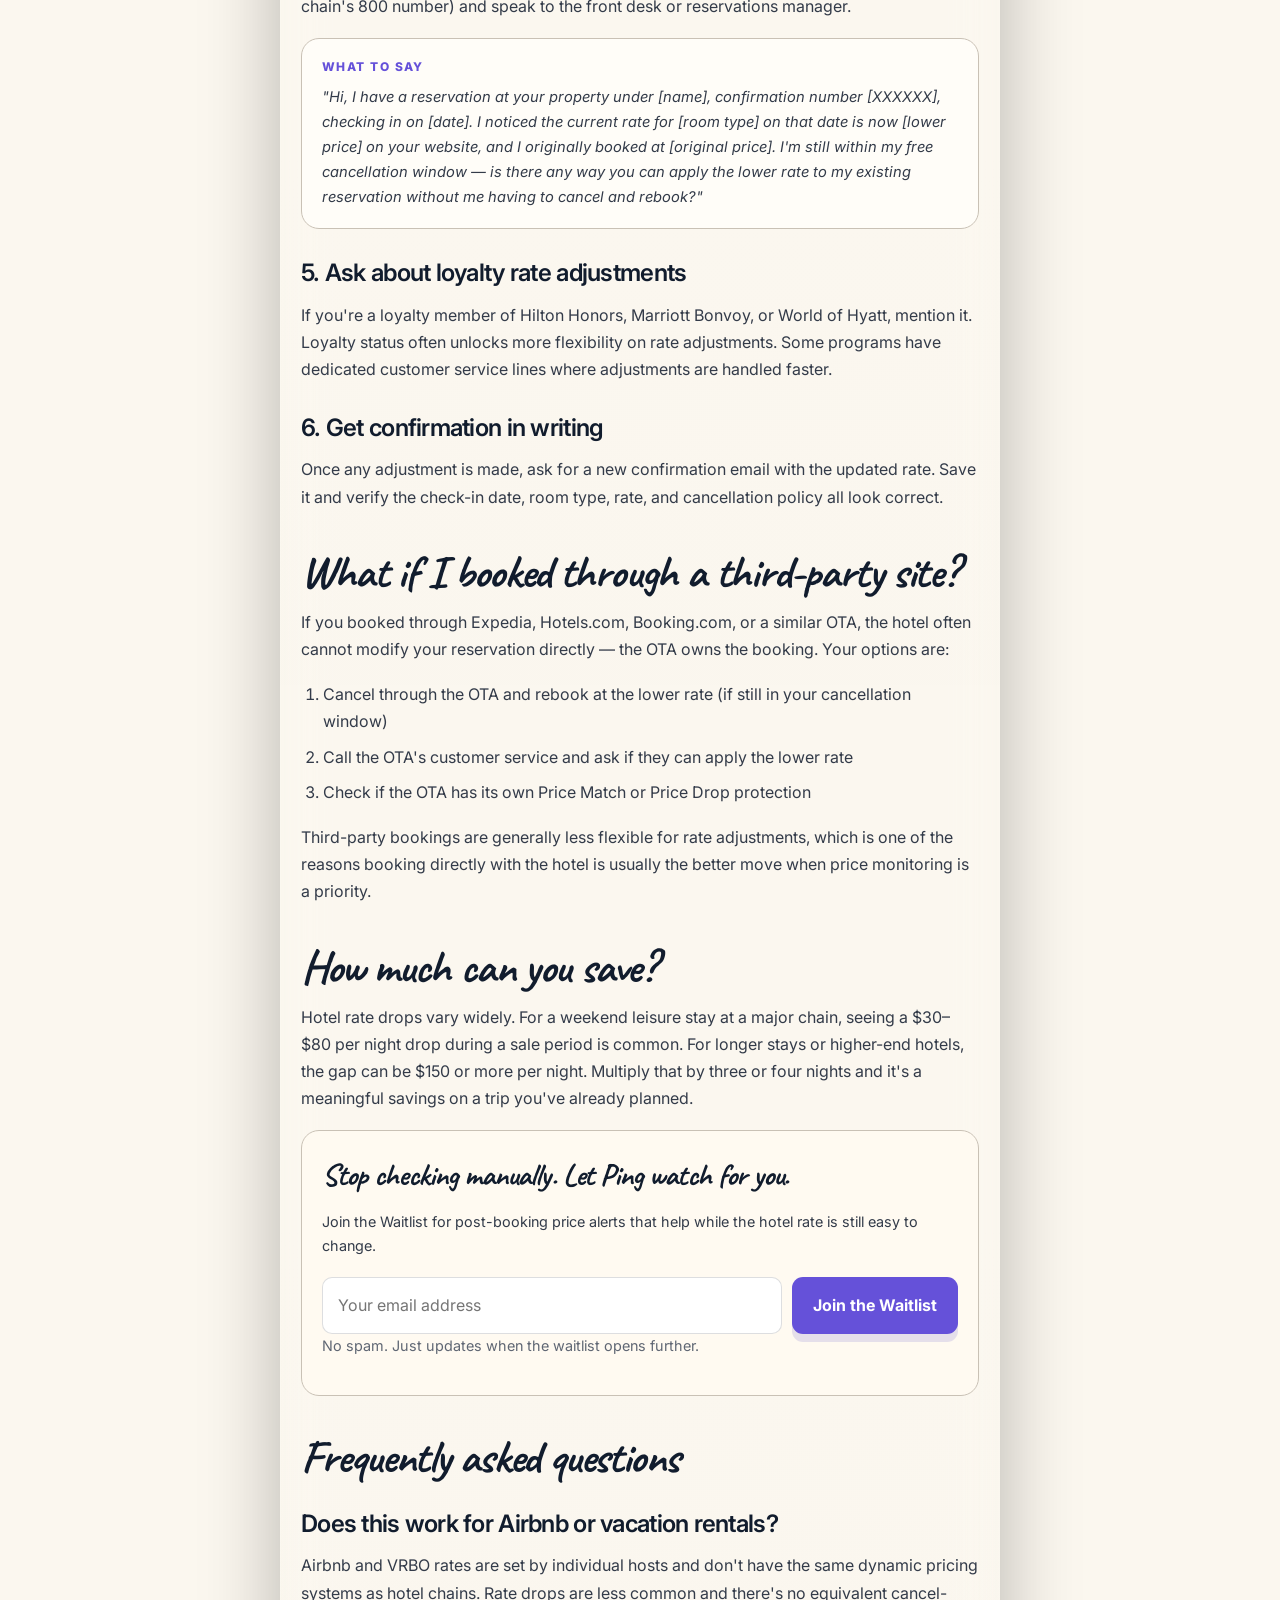
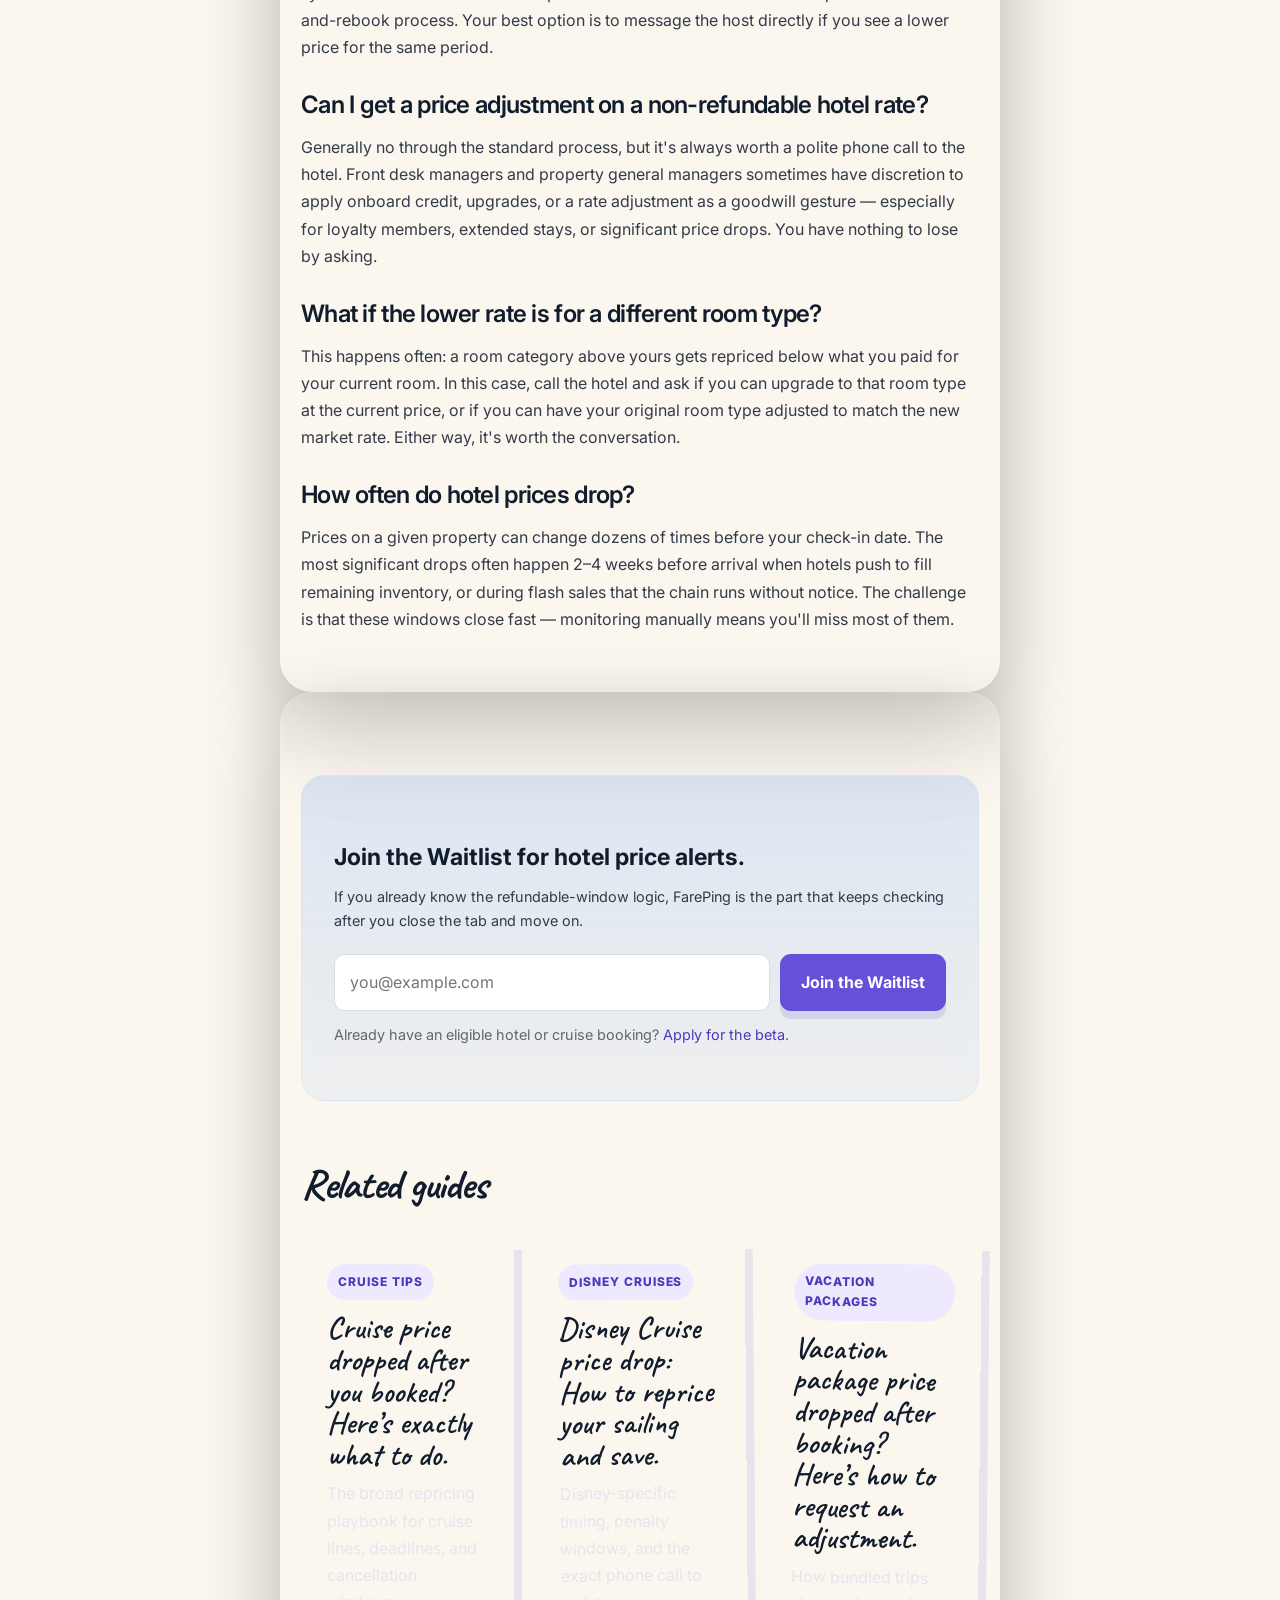
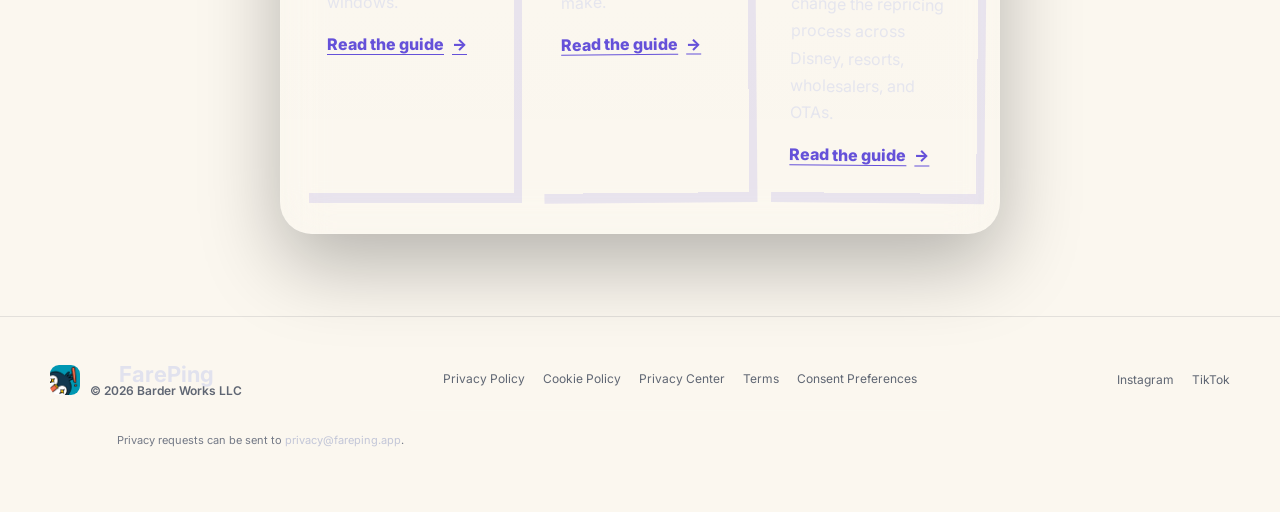
<file: fareping-blog-hotel-price-drop.html>
<!DOCTYPE html>
<html lang="en">
<head>
<script src="https://app.termly.io/resource-blocker/3a249ae2-6b6b-41ee-b109-8dacd7717abc?autoBlock=on"></script>
<script async src="https://www.googletagmanager.com/gtag/js?id=G-2DYDBXFH6J"></script>
<script>
  window.dataLayer = window.dataLayer || [];
  function gtag(){dataLayer.push(arguments);}
  gtag('js', new Date());
  gtag('config', 'G-2DYDBXFH6J');
</script>
<script>
  (function(c,l,a,r,i,t,y){
    c[a]=c[a]||function(){(c[a].q=c[a].q||[]).push(arguments)};
    t=l.createElement(r);t.async=1;t.src="https://www.clarity.ms/tag/"+i;
    y=l.getElementsByTagName(r)[0];y.parentNode.insertBefore(t,y);
  })(window, document, "clarity", "script", "xidov3rcll");
</script>
<meta charset="UTF-8">
<meta name="viewport" content="width=device-width, initial-scale=1.0">

<!-- Primary SEO -->
<title>Hotel Price Dropped After You Booked? Here's How to Get the Lower Rate | FarePing</title>
<meta name="description" content="Most hotels will match a lower price on your reservation — if you ask before check-in and know what to say. Here's the complete guide to hotel price adjustments and rate matching.">
<meta name="robots" content="index, follow">
<link rel="canonical" href="https://fareping.app/blog/hotel-price-drop-after-booking">

<!-- Open Graph -->
<meta property="og:type" content="article">
<meta property="og:url" content="https://fareping.app/blog/hotel-price-drop-after-booking">
<meta property="og:title" content="Hotel Price Dropped After You Booked? Here's How to Get the Lower Rate">
<meta property="og:description" content="Most hotels will match a lower price on your reservation — if you ask before check-in. Here's the complete guide.">
<meta property="og:image" content="https://fareping.app/og-image.png">
<meta property="og:site_name" content="FarePing">

<!-- Twitter Card -->
<meta name="twitter:card" content="summary_large_image">
<meta name="twitter:title" content="Hotel Price Dropped After You Booked? Here's How to Get the Lower Rate">
<meta name="twitter:description" content="Most hotels will match a lower price — if you ask before check-in and know what to say.">
<meta name="twitter:image" content="https://fareping.app/og-image.png">

<!-- Article Schema -->
<script type="application/ld+json">
{
  "@context": "https://schema.org",
  "@type": "Article",
  "headline": "Hotel Price Dropped After You Booked? Here's How to Get the Lower Rate",
  "description": "A complete guide to getting a hotel price adjustment after the rate drops — including how to ask, what policies apply, and when you're still in a position to act.",
  "url": "https://fareping.app/blog/hotel-price-drop-after-booking",
  "datePublished": "2026-06-17",
  "dateModified": "2026-06-17",
  "author": {
    "@type": "Organization",
    "name": "FarePing"
  },
  "publisher": {
    "@type": "Organization",
    "name": "BarderWorks LLC",
    "url": "https://fareping.app"
  },
  "mainEntityOfPage": {
    "@type": "WebPage",
    "@id": "https://fareping.app/blog/hotel-price-drop-after-booking"
  }
}
</script>

<!-- FAQ Schema -->
<script type="application/ld+json">
{
  "@context": "https://schema.org",
  "@type": "FAQPage",
  "mainEntity": [
    {
      "@type": "Question",
      "name": "Can I get a price adjustment if my hotel rate drops after I book?",
      "acceptedAnswer": {
        "@type": "Answer",
        "text": "Yes — most hotels will honor a lower rate if you contact them before check-in and you booked a refundable rate. The easiest method is to cancel your existing reservation and rebook at the lower price, or call the hotel directly and ask if they can adjust your existing reservation."
      }
    },
    {
      "@type": "Question",
      "name": "Do hotel chain loyalty programs have price match guarantees?",
      "acceptedAnswer": {
        "@type": "Answer",
        "text": "Yes. Hilton, Marriott, Hyatt, and IHG all offer best-rate guarantees for reservations made directly on their websites. If you find a lower rate on another site, you can submit a claim and they will match it — sometimes with an additional discount or bonus points."
      }
    },
    {
      "@type": "Question",
      "name": "What if I booked a non-refundable hotel rate?",
      "acceptedAnswer": {
        "@type": "Answer",
        "text": "Non-refundable rates generally cannot be cancelled and rebooked. However, it is still worth calling the hotel directly — front desk managers sometimes have discretion to apply a lower rate as a goodwill gesture, particularly for loyalty members or for significant price drops. It never hurts to ask politely."
      }
    },
    {
      "@type": "Question",
      "name": "How do I know if my hotel rate dropped?",
      "acceptedAnswer": {
        "@type": "Answer",
        "text": "You can manually check the hotel's website every few days using your same dates and room type. Or you can use a monitoring tool like FarePing, which automatically watches the price after you forward your booking confirmation and alerts you the moment a lower rate appears."
      }
    },
    {
      "@type": "Question",
      "name": "How long before check-in can I request a hotel price adjustment?",
      "acceptedAnswer": {
        "@type": "Answer",
        "text": "As long as your booking is still within the free cancellation window, you can typically request an adjustment or rebook at any time up until that deadline. After the cancellation deadline, your options are more limited — though calling to ask never hurts."
      }
    }
  ]
}
</script>

<link rel="preconnect" href="https://fonts.googleapis.com">
<link rel="preconnect" href="https://fonts.gstatic.com" crossorigin>
<link href="https://fonts.googleapis.com/css2?family=Caveat:wght@500;600;700&family=Inter:wght@400;500;600;700;800&display=swap" rel="stylesheet">

<style>
  *, *::before, *::after { box-sizing: border-box; margin: 0; padding: 0; }

  :root {
    --teal: #1AADBC;
    --navy: #1A2744;
    --navy-light: #243456;
    --coral: #E8624A;
    --gold: #F5C842;
    --white: #FFFFFF;
    --text-muted: rgba(255,255,255,0.65);
    --card-bg: rgba(255,255,255,0.04);
    --card-border: rgba(255,255,255,0.09);
  }

  html { scroll-behavior: smooth; }
  body {
    font-family: 'Inter', sans-serif;
    background: var(--navy);
    color: var(--white);
    line-height: 1.7;
    font-size: 1rem;
  }
  a:focus-visible, button:focus-visible, input:focus-visible {
    outline: 2px solid var(--teal);
    outline-offset: 3px;
  }

  nav {
    display: flex;
    align-items: center;
    justify-content: space-between;
    padding: 1.25rem 2rem;
    border-bottom: 1px solid rgba(255,255,255,0.08);
  }
  .nav-logo {
    font-family: 'Syne', sans-serif;
    font-weight: 800;
    font-size: 1.2rem;
    color: var(--white);
    text-decoration: none;
  }
  .nav-logo span { color: var(--coral); }
  .nav-cta {
    background: var(--coral);
    color: var(--white);
    border: none;
    border-radius: 100px;
    padding: 0.5rem 1.1rem;
    font-size: 0.85rem;
    font-weight: 600;
    cursor: pointer;
    text-decoration: none;
  }

  .article-wrap {
    max-width: 720px;
    margin: 0 auto;
    padding: 4rem 1.5rem 6rem;
  }

  .article-meta {
    font-size: 0.78rem;
    color: var(--teal);
    font-weight: 600;
    letter-spacing: 0.08em;
    text-transform: uppercase;
    margin-bottom: 1rem;
  }

  h1 {
    font-family: 'Syne', sans-serif;
    font-weight: 800;
    font-size: clamp(2rem, 5vw, 2.8rem);
    line-height: 1.1;
    letter-spacing: -0.025em;
    margin-bottom: 1.25rem;
  }
  h1 em { font-style: normal; color: var(--coral); }

  .article-lede {
    font-size: 1.15rem;
    line-height: 1.7;
    color: rgba(255,255,255,0.8);
    border-left: 3px solid var(--teal);
    padding-left: 1.25rem;
    margin-bottom: 2.5rem;
  }

  h2 {
    font-family: 'Syne', sans-serif;
    font-weight: 700;
    font-size: 1.4rem;
    letter-spacing: -0.015em;
    margin: 2.5rem 0 0.75rem;
  }

  h3 {
    font-family: 'Inter', sans-serif;
    font-weight: 600;
    font-size: 1.05rem;
    margin: 1.75rem 0 0.5rem;
    color: var(--teal);
  }

  p { margin-bottom: 1.1rem; color: rgba(255,255,255,0.85); }

  a { color: var(--teal); }

  ul, ol {
    margin: 0.5rem 0 1.25rem 1.4rem;
    color: rgba(255,255,255,0.85);
  }
  li { margin-bottom: 0.4rem; }

  .callout {
    background: var(--card-bg);
    border: 1px solid var(--card-border);
    border-left: 3px solid var(--teal);
    border-radius: 0 12px 12px 0;
    padding: 1.1rem 1.25rem;
    margin: 1.75rem 0;
  }
  .callout.warn { border-left-color: var(--coral); }
  .callout p { margin: 0; font-size: 0.92rem; }
  .callout strong { color: var(--white); }

  .hotel-table {
    width: 100%;
    border-collapse: collapse;
    margin: 1.5rem 0 2rem;
    font-size: 0.88rem;
  }
  .hotel-table th {
    text-align: left;
    padding: 0.6rem 0.75rem;
    background: rgba(26,173,188,0.12);
    color: var(--teal);
    font-weight: 600;
    font-size: 0.78rem;
    letter-spacing: 0.05em;
    text-transform: uppercase;
    border-bottom: 1px solid rgba(26,173,188,0.3);
  }
  .hotel-table td {
    padding: 0.65rem 0.75rem;
    border-bottom: 1px solid rgba(255,255,255,0.06);
    color: rgba(255,255,255,0.82);
    vertical-align: top;
  }
  .hotel-table tr:last-child td { border-bottom: none; }
  .badge {
    display: inline-block;
    padding: 2px 8px;
    border-radius: 100px;
    font-size: 0.72rem;
    font-weight: 600;
  }
  .badge.yes { background: rgba(26,173,188,0.15); color: var(--teal); }
  .badge.no { background: rgba(232,98,74,0.15); color: var(--coral); }
  .badge.maybe { background: rgba(245,200,66,0.15); color: var(--gold); }

  .script-box {
    background: rgba(255,255,255,0.04);
    border: 1px solid rgba(255,255,255,0.1);
    border-radius: 12px;
    padding: 1.25rem 1.5rem;
    margin: 1.5rem 0;
    font-size: 0.92rem;
    font-style: italic;
    line-height: 1.7;
    color: rgba(255,255,255,0.85);
  }
  .script-box::before {
    content: '💬 What to say:';
    display: block;
    font-style: normal;
    font-weight: 600;
    font-size: 0.75rem;
    letter-spacing: 0.08em;
    text-transform: uppercase;
    color: var(--teal);
    margin-bottom: 0.6rem;
  }

  .cta-block {
    background: rgba(26,173,188,0.08);
    border: 1px solid rgba(26,173,188,0.2);
    border-radius: 16px;
    padding: 2rem;
    text-align: center;
    margin: 3rem 0;
  }
  .cta-block h3 {
    color: var(--white);
    font-family: 'Syne', sans-serif;
    font-weight: 700;
    font-size: 1.3rem;
    margin-bottom: 0.5rem;
  }
  .cta-block p { font-size: 0.9rem; margin-bottom: 1.25rem; }
  .cta-form { display: flex; gap: 0.5rem; max-width: 400px; margin: 0 auto; }
  .cta-form input {
    flex: 1;
    background: rgba(255,255,255,0.08);
    border: 1px solid rgba(255,255,255,0.15);
    border-radius: 100px;
    padding: 0.65rem 1.1rem;
    font-size: 0.88rem;
    color: var(--white);
    outline: none;
    font-family: 'Inter', sans-serif;
  }
  .cta-form input::placeholder { color: rgba(255,255,255,0.4); }
  .cta-form button {
    background: var(--coral);
    color: var(--white);
    border: none;
    border-radius: 100px;
    padding: 0.65rem 1.25rem;
    font-size: 0.88rem;
    font-weight: 600;
    cursor: pointer;
    font-family: 'Inter', sans-serif;
    white-space: nowrap;
  }

  footer {
    padding: 1.5rem 2rem;
    border-top: 1px solid rgba(255,255,255,0.08);
    text-align: center;
    font-size: 0.8rem;
    color: var(--text-muted);
    display: flex;
    flex-direction: column;
    gap: 0.5rem;
    align-items: center;
  }
  .footer-meta, .footer-social, .footer-links {
    display: flex;
    gap: 1.25rem;
    flex-wrap: wrap;
    justify-content: center;
  }
  footer a { color: var(--text-muted); text-decoration: none; }
  footer a:hover { color: var(--teal); }
  .footer-cookie-button {
    background: none;
    border: 0;
    color: var(--text-muted);
    cursor: pointer;
    font: inherit;
    padding: 0;
  }
  .footer-cookie-button:hover { color: var(--teal); }

  @media (max-width: 600px) {
    .cta-form { flex-direction: column; }
    .hotel-table { font-size: 0.8rem; }
    .hotel-table th, .hotel-table td { padding: 0.5rem; }
    .footer-meta, .footer-social, .footer-links { gap: 0.85rem; }
  }
</style>
<style id="site-refresh">
  :root {
    --primary: #b3c5ff;
    --primary-strong: #0066ff;
    --surface: #10131c;
    --text: #e1e2ee;
    --text-muted-2: rgba(194,198,216,0.72);
    --outline: rgba(255,255,255,0.1);
    --outline-soft: rgba(255,255,255,0.06);
    --glass: rgba(255,255,255,0.03);
    --glass-soft: rgba(255,255,255,0.02);
    --warning: #ff8d63;
    --success: #7dd3fc;
  }

  body {
    background:
      radial-gradient(ellipse at 50% -10%, rgba(0,102,255,0.24) 0%, transparent 55%),
      radial-gradient(ellipse at 80% 20%, rgba(0,102,255,0.08) 0%, transparent 40%),
      linear-gradient(180deg, #10131c 0%, #0b0e16 100%);
    color: var(--text);
    -webkit-font-smoothing: antialiased;
  }
  a:focus-visible, button:focus-visible, input:focus-visible {
    outline-color: var(--primary);
  }
  body > nav { display: none; }
  body > footer:not(.site-footer) { display: none; }
  .site-header {
    position: sticky;
    top: 0;
    z-index: 50;
    backdrop-filter: blur(24px);
    -webkit-backdrop-filter: blur(24px);
    background: rgba(16,19,28,0.82);
    border-bottom: 1px solid var(--outline);
  }
  .site-nav {
    display: flex;
    align-items: center;
    justify-content: space-between;
    gap: 1rem;
    max-width: 1200px;
    margin: 0 auto;
    min-height: 4.5rem;
    padding: 0 1.25rem;
  }
  .nav-logo {
    display: inline-flex;
    align-items: center;
    gap: 0.75rem;
    color: var(--text) !important;
    font-weight: 700;
    letter-spacing: -0.02em;
    text-decoration: none;
  }
  .nav-mark {
    width: 2rem;
    height: 2rem;
    border-radius: 0.9rem;
    background: linear-gradient(135deg, rgba(179,197,255,0.95), rgba(0,102,255,0.95));
    box-shadow: 0 12px 30px rgba(0,102,255,0.28);
    flex-shrink: 0;
  }
  .nav-copy {
    display: flex;
    flex-direction: column;
    line-height: 1.05;
  }
  .nav-copy small {
    color: #c2c6d8;
    font-size: 0.7rem;
    font-weight: 600;
    letter-spacing: 0.08em;
    text-transform: uppercase;
  }
  .site-nav .nav-cta {
    display: inline-flex;
    align-items: center;
    justify-content: center;
    min-height: 2.6rem;
    padding: 0.7rem 1.1rem;
    background: var(--primary-strong);
    color: #f8f7ff !important;
    border: 1px solid rgba(255,255,255,0.12);
    border-radius: 999px;
    font-size: 0.82rem;
    font-weight: 600;
    transition: transform 160ms ease;
  }
  .site-nav .nav-cta:hover { transform: translateY(-1px); }
  .site-main {
    width: min(100%, 1200px);
    margin: 0 auto;
    padding: 2rem 1.25rem 4rem;
  }
  .article-wrap {
    max-width: 860px;
    padding: 2rem 1.25rem 2.5rem;
    background: linear-gradient(180deg, rgba(255,255,255,0.04), rgba(255,255,255,0.02));
    backdrop-filter: blur(24px);
    -webkit-backdrop-filter: blur(24px);
    border: 1px solid var(--outline);
    border-radius: 2rem;
    box-shadow: 0 30px 80px rgba(0,0,0,0.28);
  }
  .back-link {
    display: inline-flex;
    align-items: center;
    gap: 0.5rem;
    margin-bottom: 1.25rem;
    font-size: 0.82rem;
    color: #c2c6d8 !important;
    text-decoration: none;
  }
  .back-link:hover { color: var(--primary) !important; }
  .back-link::before {
    content: '\2190';
    color: var(--primary);
  }
  .article-meta {
    display: inline-flex;
    align-items: center;
    gap: 0.55rem;
    padding: 0.45rem 0.8rem;
    border-radius: 999px;
    background: rgba(0,102,255,0.12);
    border: 1px solid rgba(179,197,255,0.16);
    color: var(--primary);
    margin-bottom: 1.25rem;
  }
  h1 {
    font-family: 'Inter', sans-serif;
    font-size: clamp(2.3rem, 5vw, 4rem);
    line-height: 1.02;
    letter-spacing: -0.045em;
    margin-bottom: 1.1rem;
    max-width: 12ch;
    color: #f4f6ff;
  }
  h1 em { color: var(--primary); }
  .article-lede {
    font-size: 1.08rem;
    line-height: 1.85;
    color: rgba(225,226,238,0.84);
    border-left: 0;
    padding-left: 0;
    max-width: 60ch;
    margin-bottom: 2.4rem;
  }
  h2 {
    font-family: 'Inter', sans-serif;
    font-size: clamp(1.5rem, 3vw, 2rem);
    letter-spacing: -0.03em;
    margin: 3rem 0 0.9rem;
    color: #f4f6ff;
  }
  h3 {
    color: var(--primary);
    margin: 1.85rem 0 0.55rem;
  }
  p, ul, ol, li, td { color: rgba(225,226,238,0.86); }
  .callout, .script-box {
    background: var(--glass-soft);
    border: 1px solid var(--outline);
    border-radius: 1.15rem;
    box-shadow: inset 0 1px 0 rgba(255,255,255,0.03);
  }
  .callout {
    position: relative;
    border-left: 0;
    padding: 1.15rem 1.25rem;
  }
  .callout::before {
    content: '';
    position: absolute;
    inset: 0 auto 0 0;
    width: 4px;
    border-radius: 1.15rem 0 0 1.15rem;
    background: var(--primary);
  }
  .callout.warn::before { background: var(--warning); }
  .callout strong { color: #fff; }
  table {
    display: block;
    overflow-x: auto;
    background: rgba(255,255,255,0.02);
    border: 1px solid var(--outline-soft);
    border-radius: 1.15rem;
  }
  th {
    background: rgba(179,197,255,0.1) !important;
    color: var(--primary) !important;
    border-bottom-color: rgba(179,197,255,0.14) !important;
    padding: 0.8rem 0.9rem !important;
  }
  td {
    padding: 0.8rem 0.9rem !important;
    border-bottom-color: rgba(255,255,255,0.06) !important;
  }
  .badge.yes { background: rgba(0,102,255,0.14); color: var(--primary); }
  .badge.no { background: rgba(204,66,4,0.14); color: #ffb49a; }
  .badge.maybe { background: rgba(125,211,252,0.14); color: var(--success); }
  .script-box::before { color: var(--primary); }
  .cta-block {
    background: linear-gradient(180deg, rgba(0,102,255,0.12), rgba(0,102,255,0.05));
    border: 1px solid rgba(179,197,255,0.16);
    border-radius: 1.5rem;
    text-align: left;
  }
  .cta-block h3 {
    font-family: 'Inter', sans-serif;
    color: #fff;
    font-size: 1.45rem;
  }
  .cta-form {
    display: flex;
    gap: 0.75rem;
    max-width: 440px;
    margin: 0;
  }
  .cta-form input,
  .cta-form button {
    min-height: 3rem;
  }
  .cta-form button {
    background: var(--primary-strong);
  }
  .site-footer {
    border-top: 1px solid var(--outline-soft);
    padding: 2.5rem 1.25rem 3rem;
  }
  .site-footer-inner {
    max-width: 1200px;
    margin: 0 auto;
    display: flex;
    flex-direction: column;
    gap: 1.25rem;
    align-items: center;
    text-align: center;
  }
  .footer-brand {
    display: flex;
    align-items: center;
    gap: 0.75rem;
    color: var(--text);
    font-weight: 600;
  }
  .footer-copy {
    display: flex;
    flex-direction: column;
    align-items: flex-start;
    gap: 0.1rem;
  }
  .footer-copy small {
    color: var(--text-muted-2);
    font-size: 0.74rem;
  }
  .footer-social, .footer-links {
    display: flex;
    gap: 1.25rem;
    flex-wrap: wrap;
    justify-content: center;
  }
  .site-footer a {
    color: #c2c6d8;
    text-decoration: none;
  }
  .site-footer a:hover,
  .footer-cookie-button:hover {
    color: var(--primary);
  }
  .footer-cookie-button {
    background: none;
    border: 0;
    color: #c2c6d8;
    cursor: pointer;
    font: inherit;
    padding: 0;
  }
  .footer-note {
    max-width: 60ch;
    font-size: 0.78rem;
    color: var(--text-muted-2);
  }
  @media (max-width: 720px) {
    .site-nav {
      min-height: 4rem;
      padding: 0 1rem;
    }
    .nav-copy small { display: none; }
    .site-main { padding: 1.25rem 1rem 3rem; }
    .article-wrap {
      padding: 1.5rem 1rem 2rem;
      border-radius: 1.5rem;
    }
    .cta-form { flex-direction: column; }
    .footer-social, .footer-links { gap: 0.85rem; }
  }
</style>
<link rel="stylesheet" href="/site.css">
</head>
<body>

<header class="site-header" data-menu-open="false">
  <div class="wrap site-nav">
    <a class="brand" href="/">
        <img class="brand-mark" src="/og-image.png" alt="FarePing Ping mascot">
        <span class="brand-copy">
          <strong>FarePing</strong>
        </span>
      </a>
    <button class="nav-toggle" type="button" aria-label="Toggle navigation" aria-expanded="false" data-nav-toggle>Menu</button>
    <nav class="nav-menu" aria-label="Primary">
      <a href="/#how-it-works">How it works</a>
      <a href="/#who-its-for">Who it’s for</a>
      <a href="/guides/">Guides</a>
      <a href="/#about">About</a>
      <a class="button" href="/#join-beta">Join the Waitlist</a>
    </nav>
  </div>
</header>

<main class="site-main">
<article class="article-wrap">
  <a href="/guides/" class="breadcrumb">Back to guides</a>

  <div class="article-hero">
  <div class="article-meta-row">
    <span class="article-category">Hotel tips</span>
    <span class="article-date">Updated June 17, 2026</span>
  </div>

  <p class="article-meta">Hotel tips · June 2026</p>

  <h1>Hotel price dropped after you booked? <em>Here's how to get the lower rate.</em></h1>

  <p class="article-lede">Hotel rates fluctuate constantly — and the rate you paid the day you booked is almost never the lowest price available for your stay. Most guests never check again. The ones who do often save hundreds of dollars with a single phone call.</p>
  <div class="article-note-card">
    <p><strong>Editorial note:</strong> Most of the easy hotel savings come from refundable rates you can still change before check-in.</p>
  </div>
  </div>

  <div class="article-body">

  <h2>Why hotel prices drop after you book</h2>

  <p>Hotels use the same revenue management systems as airlines: prices shift based on occupancy, demand, and how far out your stay is. A room that costs $220 a night in February might be $160 in April — not because the hotel changed, but because they need to fill beds.</p>

  <p>Common triggers for a rate drop:</p>
  <ul>
    <li>Lower demand than expected as your check-in date approaches</li>
    <li>A new promotional sale or member rate added after your booking</li>
    <li>A third-party site (Expedia, Hotels.com) running a discount the hotel matches</li>
    <li>A last-minute inventory push in the days before check-in</li>
  </ul>

  <div class="callout">
    <p><strong>The window matters:</strong> You can almost always rebook at a lower rate while you're in the free cancellation window. Once you cross your cancellation deadline on a non-refundable rate, your options narrow significantly.</p>
  </div>

  <h2>How the major hotel chains handle rate drops</h2>

  <table class="hotel-table">
    <thead>
      <tr>
        <th>Chain</th>
        <th>Best Rate Guarantee?</th>
        <th>Direct Reprice?</th>
        <th>How to Claim</th>
      </tr>
    </thead>
    <tbody>
      <tr>
        <td><strong>Hilton</strong></td>
        <td><span class="badge yes">Yes</span></td>
        <td><span class="badge yes">Yes</span></td>
        <td>Call or submit online via Hilton Honors</td>
      </tr>
      <tr>
        <td><strong>Marriott / Bonvoy</strong></td>
        <td><span class="badge yes">Yes</span></td>
        <td><span class="badge yes">Yes</span></td>
        <td>Call Marriott Bonvoy customer service</td>
      </tr>
      <tr>
        <td><strong>Hyatt</strong></td>
        <td><span class="badge yes">Yes</span></td>
        <td><span class="badge yes">Yes</span></td>
        <td>Call World of Hyatt or manage online</td>
      </tr>
      <tr>
        <td><strong>IHG / Holiday Inn</strong></td>
        <td><span class="badge yes">Yes</span></td>
        <td><span class="badge yes">Yes</span></td>
        <td>Submit a best price claim online</td>
      </tr>
      <tr>
        <td><strong>Independent hotels</strong></td>
        <td><span class="badge maybe">Varies</span></td>
        <td><span class="badge maybe">Sometimes</span></td>
        <td>Call front desk directly — manager discretion</td>
      </tr>
      <tr>
        <td><strong>OTA bookings (Expedia etc.)</strong></td>
        <td><span class="badge no">Rarely</span></td>
        <td><span class="badge maybe">Cancel/rebook</span></td>
        <td>Cancel and rebook through the same platform</td>
      </tr>
    </tbody>
  </table>

  <p>The major chains all have Best Rate Guarantee programs — but they typically only apply to rates found on competing third-party sites, not to rates that drop on the hotel's own site after you book. For a rate drop on the same site you booked through, your best move is to cancel and rebook (if refundable) or call and ask directly.</p>

  <h2>Step-by-step: how to get the lower hotel rate</h2>

  <h3>1. Confirm the lower rate is still available</h3>
  <p>Go to the hotel's website and price out your exact room type, dates, and number of guests. Note the rate, any terms attached to it, and whether it's refundable or non-refundable. Prices can change in minutes — you need to confirm it's live before you call.</p>

  <h3>2. Check your cancellation terms</h3>
  <p>Open your booking confirmation and find the cancellation policy. If you're in the free cancellation window, you can cancel and rebook without any penalty. If you're past it, your options depend on the hotel's flexibility and your loyalty status.</p>

  <h3>3. Try the easiest path first: cancel and rebook</h3>
  <p>For a refundable booking, the cleanest move is often to cancel it online and immediately book the lower rate. This takes minutes and doesn't require a phone call. Make sure the lower rate is still showing before you cancel.</p>

  <div class="callout warn">
    <p><strong>Do not cancel before the new rate is confirmed available.</strong> Prices can disappear while you're mid-process. Have the new booking page open in a separate tab before you cancel your existing reservation.</p>
  </div>

  <h3>4. Call the hotel if you want them to adjust the rate directly</h3>
  <p>Some hotels will apply the lower rate to your existing reservation without making you cancel and rebook — especially for loyalty members. Call the property directly (not the chain's 800 number) and speak to the front desk or reservations manager.</p>

  <div class="script-box">
    "Hi, I have a reservation at your property under [name], confirmation number [XXXXXX], checking in on [date]. I noticed the current rate for [room type] on that date is now [lower price] on your website, and I originally booked at [original price]. I'm still within my free cancellation window — is there any way you can apply the lower rate to my existing reservation without me having to cancel and rebook?"
  </div>

  <h3>5. Ask about loyalty rate adjustments</h3>
  <p>If you're a loyalty member of Hilton Honors, Marriott Bonvoy, or World of Hyatt, mention it. Loyalty status often unlocks more flexibility on rate adjustments. Some programs have dedicated customer service lines where adjustments are handled faster.</p>

  <h3>6. Get confirmation in writing</h3>
  <p>Once any adjustment is made, ask for a new confirmation email with the updated rate. Save it and verify the check-in date, room type, rate, and cancellation policy all look correct.</p>

  <h2>What if I booked through a third-party site?</h2>

  <p>If you booked through Expedia, Hotels.com, Booking.com, or a similar OTA, the hotel often cannot modify your reservation directly — the OTA owns the booking. Your options are:</p>
  <ol>
    <li>Cancel through the OTA and rebook at the lower rate (if still in your cancellation window)</li>
    <li>Call the OTA's customer service and ask if they can apply the lower rate</li>
    <li>Check if the OTA has its own Price Match or Price Drop protection</li>
  </ol>

  <p>Third-party bookings are generally less flexible for rate adjustments, which is one of the reasons booking directly with the hotel is usually the better move when price monitoring is a priority.</p>

  <h2>How much can you save?</h2>

  <p>Hotel rate drops vary widely. For a weekend leisure stay at a major chain, seeing a $30–$80 per night drop during a sale period is common. For longer stays or higher-end hotels, the gap can be $150 or more per night. Multiply that by three or four nights and it's a meaningful savings on a trip you've already planned.</p>

  <!-- IN-ARTICLE CTA -->
  <div class="cta-block">
    <h3>Stop checking manually. Let Ping watch for you.</h3>
    <p>Join the Waitlist for post-booking price alerts that help while the hotel rate is still easy to change.</p>
    <form action="https://waitlister.me/s/ELdNXY0KFuli" method="POST" class="waitlist-form">
      <label class="hp" aria-hidden="true">Website<input type="text" name="website" tabindex="-1" autocomplete="off"></label>
      <input type="email" name="email" placeholder="Your email address" aria-label="Email address" required>
      <button class="button" type="submit">Join the Waitlist</button>
    </form>
    <p class="form-inline-note">No spam. Just updates when the waitlist opens further.</p>
  </div>

  <h2>Frequently asked questions</h2>

  <h3>Does this work for Airbnb or vacation rentals?</h3>
  <p>Airbnb and VRBO rates are set by individual hosts and don't have the same dynamic pricing systems as hotel chains. Rate drops are less common and there's no equivalent cancel-and-rebook process. Your best option is to message the host directly if you see a lower price for the same period.</p>

  <h3>Can I get a price adjustment on a non-refundable hotel rate?</h3>
  <p>Generally no through the standard process, but it's always worth a polite phone call to the hotel. Front desk managers and property general managers sometimes have discretion to apply onboard credit, upgrades, or a rate adjustment as a goodwill gesture — especially for loyalty members, extended stays, or significant price drops. You have nothing to lose by asking.</p>

  <h3>What if the lower rate is for a different room type?</h3>
  <p>This happens often: a room category above yours gets repriced below what you paid for your current room. In this case, call the hotel and ask if you can upgrade to that room type at the current price, or if you can have your original room type adjusted to match the new market rate. Either way, it's worth the conversation.</p>

  <h3>How often do hotel prices drop?</h3>
  <p>Prices on a given property can change dozens of times before your check-in date. The most significant drops often happen 2–4 weeks before arrival when hotels push to fill remaining inventory, or during flash sales that the chain runs without notice. The challenge is that these windows close fast — monitoring manually means you'll miss most of them.</p>

  </div>
</article>

<section class="article-wrap related-guides">
  <div class="cta-block">
    <h3>Join the Waitlist for hotel price alerts.</h3>
    <p>If you already know the refundable-window logic, FarePing is the part that keeps checking after you close the tab and move on.</p>
    <form action="https://waitlister.me/s/ELdNXY0KFuli" method="POST" class="waitlist-form">
      <label class="hp" aria-hidden="true">Website<input type="text" name="website" tabindex="-1" autocomplete="off"></label>
      <input type="email" name="email" placeholder="you@example.com" aria-label="Email address" required>
      <button class="button" type="submit">Join the Waitlist</button>
    </form>
    <p class="form-inline-note">Already have an eligible hotel or cruise booking? <a href="https://beta.fareping.app/signup">Apply for the beta</a>.</p>
  </div>

  <h2>Related guides</h2>
  <div class="related-grid">
    <article class="article-card">
      <span class="article-category">Cruise tips</span>
      <h3>Cruise price dropped after you booked? Here’s exactly what to do.</h3>
      <p>The broad repricing playbook for cruise lines, deadlines, and cancellation windows.</p>
      <a class="article-link" href="/fareping-blog-cruise-price-drop.html">Read the guide</a>
    </article>
    <article class="article-card article-card--tilt-left">
      <span class="article-category">Disney cruises</span>
      <h3>Disney Cruise price drop: How to reprice your sailing and save.</h3>
      <p>Disney-specific timing, penalty windows, and the exact phone call to make.</p>
      <a class="article-link" href="/fareping-blog-disney-cruise-price-drop.html">Read the guide</a>
    </article>
    <article class="article-card article-card--tilt-right">
      <span class="article-category">Vacation packages</span>
      <h3>Vacation package price dropped after booking? Here’s how to request an adjustment.</h3>
      <p>How bundled trips change the repricing process across Disney, resorts, wholesalers, and OTAs.</p>
      <a class="article-link" href="/fareping-blog-vacation-package-price-adjustment.html">Read the guide</a>
    </article>
  </div>
</section>
</main>

<footer class="site-footer">
  <div class="wrap">
    <div class="footer-row">
      <div class="footer-brand">
        <img class="brand-mark" src="/og-image.png" alt="FarePing Ping mascot">
        <div class="brand-copy">
          <strong>FarePing</strong>
          <span>© 2026 Barder Works LLC</span>
        </div>
      </div>
      <nav class="footer-links" aria-label="Footer">
        <a href="/privacy.html#privacy-policy">Privacy Policy</a>
        <a href="/privacy.html#cookie-policy">Cookie Policy</a>
        <a href="/privacy.html">Privacy Center</a>
        <a href="/privacy.html#terms-of-service">Terms</a>
        <a href="#" class="termly-display-preferences">Consent Preferences</a>
      </nav>
      <div class="footer-social">
        <a href="https://www.instagram.com/farepinged">Instagram</a>
        <a href="https://www.tiktok.com/@fareping">TikTok</a>
      </div>
    </div>
    <p class="footer-note">Privacy requests can be sent to <a href="mailto:privacy@fareping.app">privacy@fareping.app</a>.</p>
  </div>
</footer>

<script src="/site.js"></script>
</body>
</html>
</file>
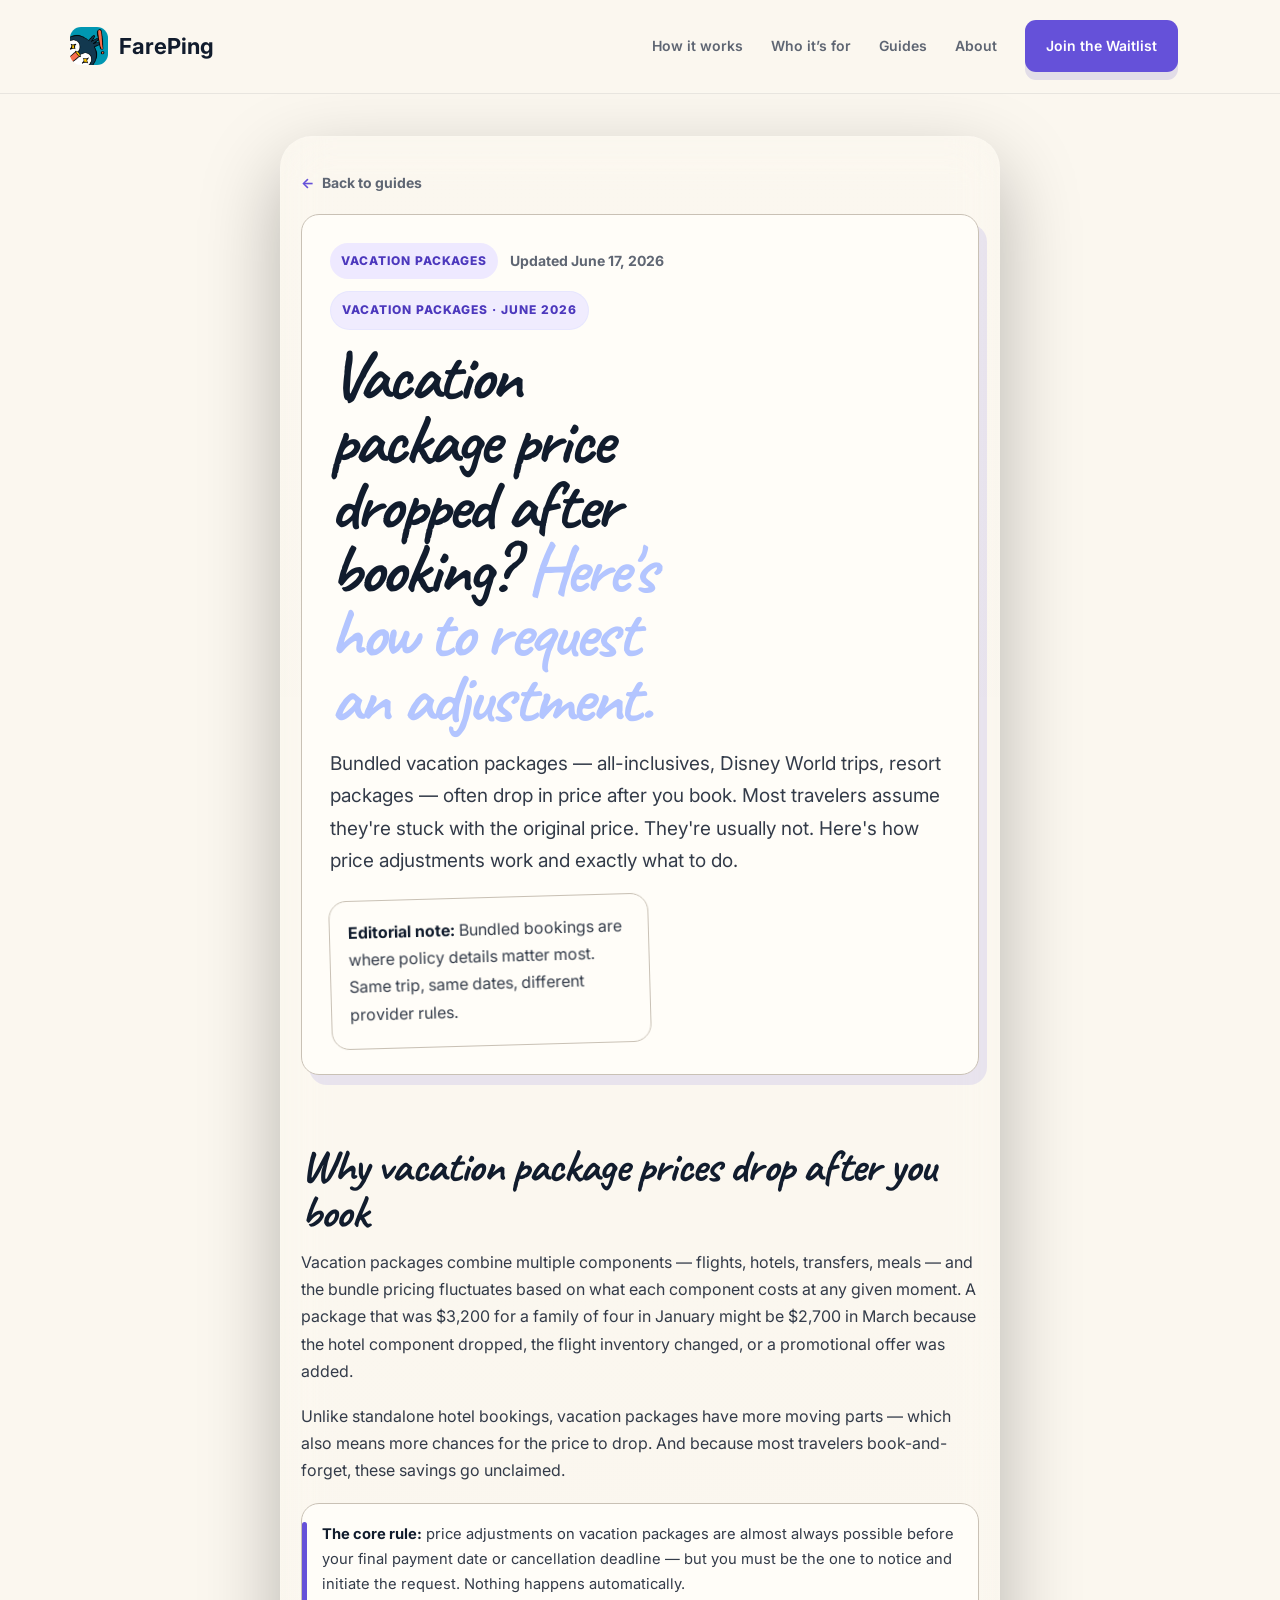
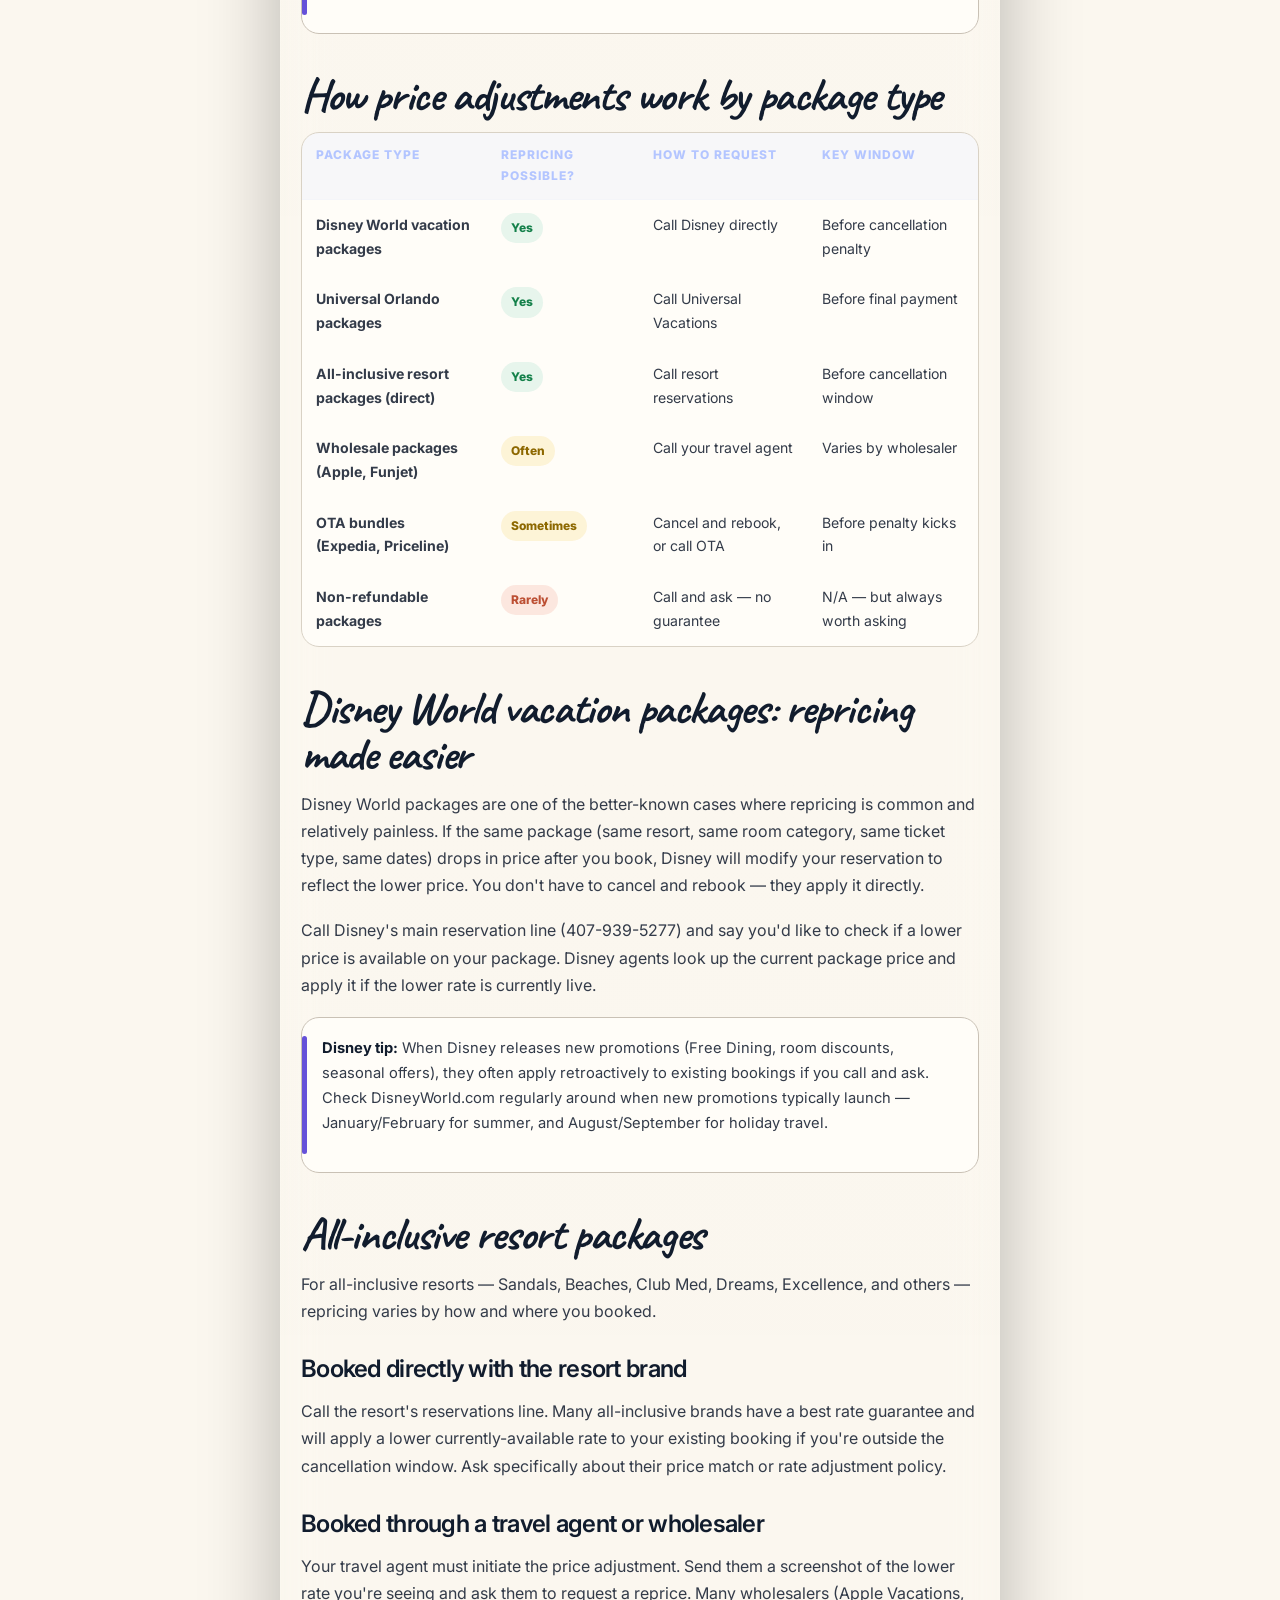
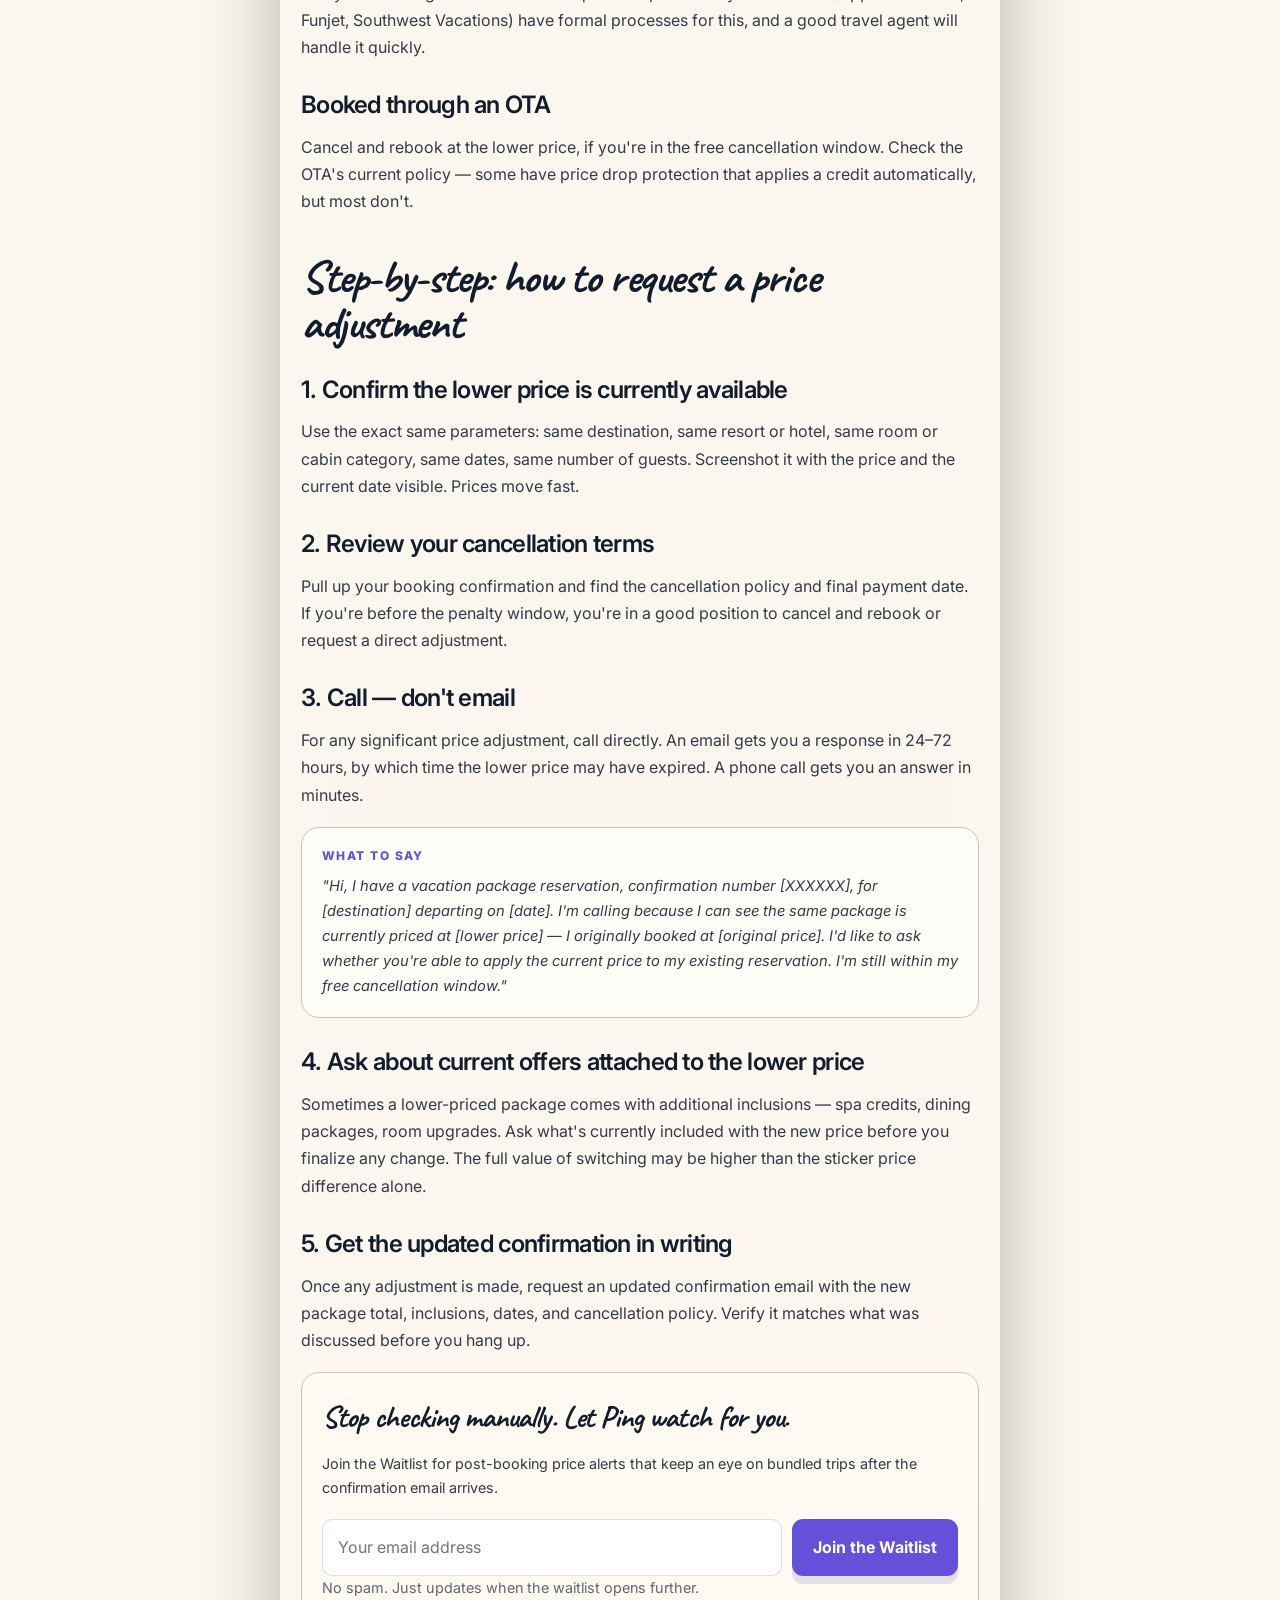
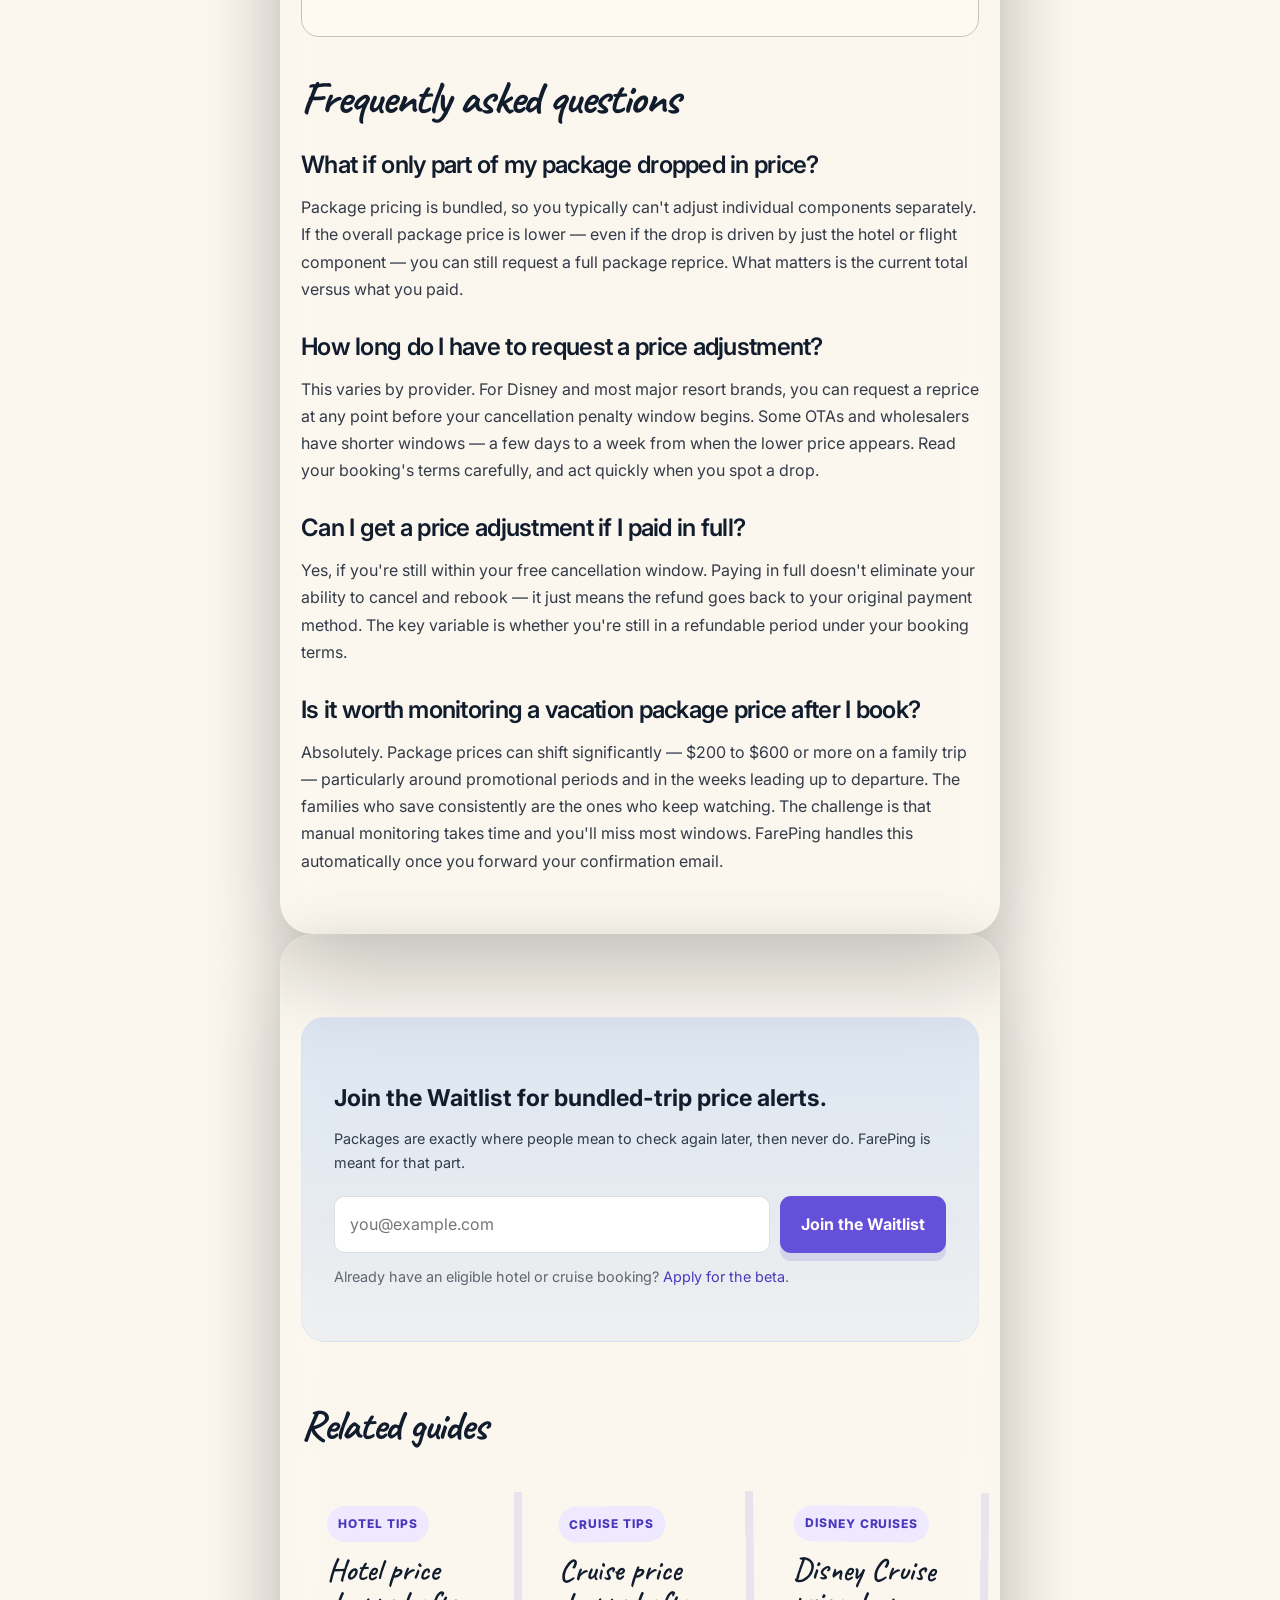
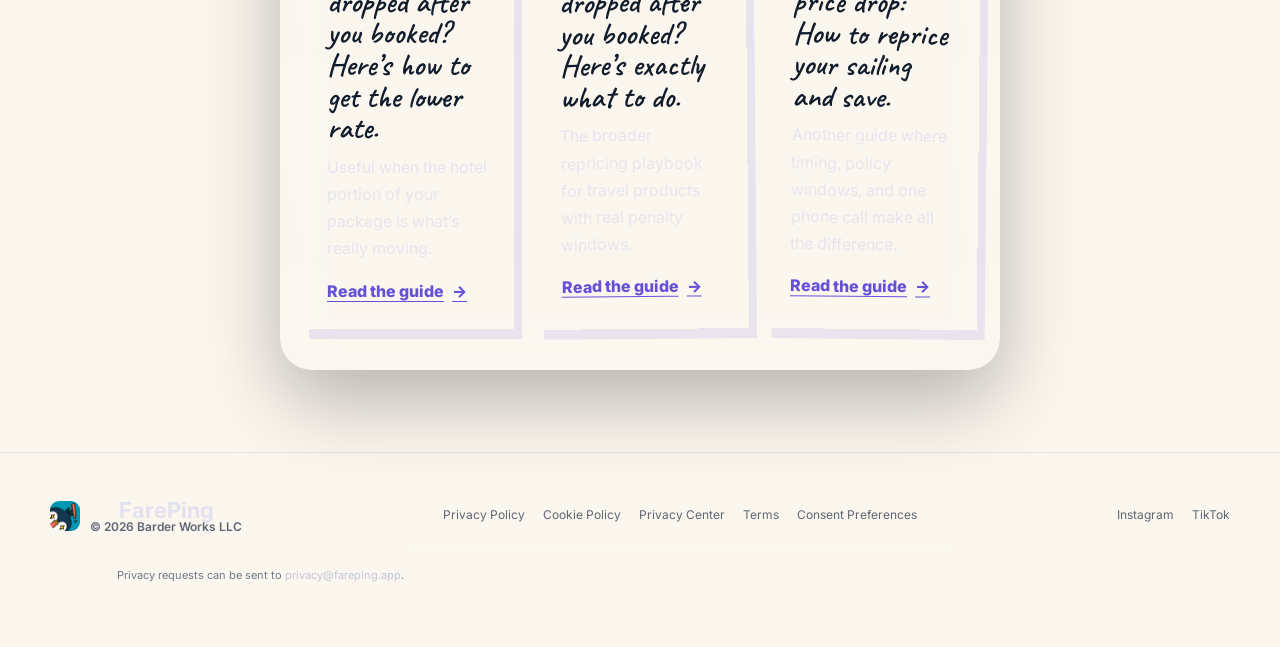
<file: fareping-blog-vacation-package-price-adjustment.html>
<!DOCTYPE html>
<html lang="en">
<head>
<script src="https://app.termly.io/resource-blocker/3a249ae2-6b6b-41ee-b109-8dacd7717abc?autoBlock=on"></script>
<script async src="https://www.googletagmanager.com/gtag/js?id=G-2DYDBXFH6J"></script>
<script>
  window.dataLayer = window.dataLayer || [];
  function gtag(){dataLayer.push(arguments);}
  gtag('js', new Date());
  gtag('config', 'G-2DYDBXFH6J');
</script>
<script>
  (function(c,l,a,r,i,t,y){
    c[a]=c[a]||function(){(c[a].q=c[a].q||[]).push(arguments)};
    t=l.createElement(r);t.async=1;t.src="https://www.clarity.ms/tag/"+i;
    y=l.getElementsByTagName(r)[0];y.parentNode.insertBefore(t,y);
  })(window, document, "clarity", "script", "xidov3rcll");
</script>
<meta charset="UTF-8">
<meta name="viewport" content="width=device-width, initial-scale=1.0">

<!-- Primary SEO -->
<title>Vacation Package Price Dropped After Booking? How to Request an Adjustment | FarePing</title>
<meta name="description" content="All-inclusive and bundled vacation packages have their own rules for price drops — and most travelers don't know they can request an adjustment. Here's how to get the lower price on your existing booking.">
<meta name="robots" content="index, follow">
<link rel="canonical" href="https://fareping.app/blog/vacation-package-price-adjustment">

<!-- Open Graph -->
<meta property="og:type" content="article">
<meta property="og:url" content="https://fareping.app/blog/vacation-package-price-adjustment">
<meta property="og:title" content="Vacation Package Price Dropped After Booking? How to Request an Adjustment">
<meta property="og:description" content="Bundled vacation packages have their own rules for price drops — here's how to get the lower price before your cancellation window closes.">
<meta property="og:image" content="https://fareping.app/og-image.png">
<meta property="og:site_name" content="FarePing">

<!-- Twitter Card -->
<meta name="twitter:card" content="summary_large_image">
<meta name="twitter:title" content="Vacation Package Price Dropped After Booking? How to Request an Adjustment">
<meta name="twitter:description" content="Bundled vacation packages have their own rules — here's how to get the lower price before your window closes.">
<meta name="twitter:image" content="https://fareping.app/og-image.png">

<!-- Article Schema -->
<script type="application/ld+json">
{
  "@context": "https://schema.org",
  "@type": "Article",
  "headline": "Vacation Package Price Dropped After Booking? How to Request an Adjustment",
  "description": "A complete guide to getting a price adjustment on a bundled vacation package — all-inclusive resorts, Disney World packages, and travel bundles — after the price drops.",
  "url": "https://fareping.app/blog/vacation-package-price-adjustment",
  "datePublished": "2026-06-17",
  "dateModified": "2026-06-17",
  "author": {
    "@type": "Organization",
    "name": "FarePing"
  },
  "publisher": {
    "@type": "Organization",
    "name": "BarderWorks LLC",
    "url": "https://fareping.app"
  },
  "mainEntityOfPage": {
    "@type": "WebPage",
    "@id": "https://fareping.app/blog/vacation-package-price-adjustment"
  }
}
</script>

<!-- FAQ Schema -->
<script type="application/ld+json">
{
  "@context": "https://schema.org",
  "@type": "FAQPage",
  "mainEntity": [
    {
      "@type": "Question",
      "name": "Can I get a price adjustment on a vacation package after the price drops?",
      "acceptedAnswer": {
        "@type": "Answer",
        "text": "In most cases, yes — if you are still within your free cancellation window. The standard process is to cancel the existing package and rebook at the lower price. Some providers will apply the new price directly to your reservation if you call and ask, but this varies by company and booking type."
      }
    },
    {
      "@type": "Question",
      "name": "Do Disney World vacation packages allow price adjustments?",
      "acceptedAnswer": {
        "@type": "Answer",
        "text": "Yes. Disney World vacation packages can be modified to reflect a lower price if one becomes available, as long as you are outside the cancellation penalty window. Call Disney directly at 407-939-5277 and ask if the current package price can be applied to your reservation. You do not need to cancel and rebook — Disney can modify the existing reservation."
      }
    },
    {
      "@type": "Question",
      "name": "What about all-inclusive resort packages booked through a travel company?",
      "acceptedAnswer": {
        "@type": "Answer",
        "text": "It depends on the travel company and the rate type. Companies like Apple Vacations, Funjet, and similar wholesalers each have their own policies. Many allow repricing or a credit if the same package drops in price before your departure date, provided you contact them within a specific timeframe of seeing the lower price."
      }
    },
    {
      "@type": "Question",
      "name": "How do I know if my vacation package price dropped?",
      "acceptedAnswer": {
        "@type": "Answer",
        "text": "Check the booking site regularly using your exact travel dates, destination, room type, and number of guests. Prices on vacation packages can change weekly or even daily. FarePing monitors prices automatically after you forward your booking confirmation and alerts you the moment a lower rate appears."
      }
    }
  ]
}
</script>

<link rel="preconnect" href="https://fonts.googleapis.com">
<link rel="preconnect" href="https://fonts.gstatic.com" crossorigin>
<link href="https://fonts.googleapis.com/css2?family=Caveat:wght@500;600;700&family=Inter:wght@400;500;600;700;800&display=swap" rel="stylesheet">

<style>
  *, *::before, *::after { box-sizing: border-box; margin: 0; padding: 0; }

  :root {
    --teal: #1AADBC;
    --navy: #1A2744;
    --navy-light: #243456;
    --coral: #E8624A;
    --gold: #F5C842;
    --white: #FFFFFF;
    --text-muted: rgba(255,255,255,0.65);
    --card-bg: rgba(255,255,255,0.04);
    --card-border: rgba(255,255,255,0.09);
  }

  html { scroll-behavior: smooth; }
  body {
    font-family: 'Inter', sans-serif;
    background: var(--navy);
    color: var(--white);
    line-height: 1.7;
    font-size: 1rem;
  }
  a:focus-visible, button:focus-visible, input:focus-visible {
    outline: 2px solid var(--teal);
    outline-offset: 3px;
  }

  nav {
    display: flex;
    align-items: center;
    justify-content: space-between;
    padding: 1.25rem 2rem;
    border-bottom: 1px solid rgba(255,255,255,0.08);
  }
  .nav-logo {
    font-family: 'Syne', sans-serif;
    font-weight: 800;
    font-size: 1.2rem;
    color: var(--white);
    text-decoration: none;
  }
  .nav-logo span { color: var(--coral); }
  .nav-cta {
    background: var(--coral);
    color: var(--white);
    border: none;
    border-radius: 100px;
    padding: 0.5rem 1.1rem;
    font-size: 0.85rem;
    font-weight: 600;
    cursor: pointer;
    text-decoration: none;
  }

  .article-wrap {
    max-width: 720px;
    margin: 0 auto;
    padding: 4rem 1.5rem 6rem;
  }

  .article-meta {
    font-size: 0.78rem;
    color: var(--teal);
    font-weight: 600;
    letter-spacing: 0.08em;
    text-transform: uppercase;
    margin-bottom: 1rem;
  }

  h1 {
    font-family: 'Syne', sans-serif;
    font-weight: 800;
    font-size: clamp(2rem, 5vw, 2.8rem);
    line-height: 1.1;
    letter-spacing: -0.025em;
    margin-bottom: 1.25rem;
  }
  h1 em { font-style: normal; color: var(--coral); }

  .article-lede {
    font-size: 1.15rem;
    line-height: 1.7;
    color: rgba(255,255,255,0.8);
    border-left: 3px solid var(--teal);
    padding-left: 1.25rem;
    margin-bottom: 2.5rem;
  }

  h2 {
    font-family: 'Syne', sans-serif;
    font-weight: 700;
    font-size: 1.4rem;
    letter-spacing: -0.015em;
    margin: 2.5rem 0 0.75rem;
  }

  h3 {
    font-family: 'Inter', sans-serif;
    font-weight: 600;
    font-size: 1.05rem;
    margin: 1.75rem 0 0.5rem;
    color: var(--teal);
  }

  p { margin-bottom: 1.1rem; color: rgba(255,255,255,0.85); }

  a { color: var(--teal); }

  ul, ol {
    margin: 0.5rem 0 1.25rem 1.4rem;
    color: rgba(255,255,255,0.85);
  }
  li { margin-bottom: 0.4rem; }

  .callout {
    background: var(--card-bg);
    border: 1px solid var(--card-border);
    border-left: 3px solid var(--teal);
    border-radius: 0 12px 12px 0;
    padding: 1.1rem 1.25rem;
    margin: 1.75rem 0;
  }
  .callout.warn { border-left-color: var(--coral); }
  .callout p { margin: 0; font-size: 0.92rem; }
  .callout strong { color: var(--white); }

  .provider-table {
    width: 100%;
    border-collapse: collapse;
    margin: 1.5rem 0 2rem;
    font-size: 0.88rem;
  }
  .provider-table th {
    text-align: left;
    padding: 0.6rem 0.75rem;
    background: rgba(26,173,188,0.12);
    color: var(--teal);
    font-weight: 600;
    font-size: 0.78rem;
    letter-spacing: 0.05em;
    text-transform: uppercase;
    border-bottom: 1px solid rgba(26,173,188,0.3);
  }
  .provider-table td {
    padding: 0.65rem 0.75rem;
    border-bottom: 1px solid rgba(255,255,255,0.06);
    color: rgba(255,255,255,0.82);
    vertical-align: top;
  }
  .provider-table tr:last-child td { border-bottom: none; }
  .badge {
    display: inline-block;
    padding: 2px 8px;
    border-radius: 100px;
    font-size: 0.72rem;
    font-weight: 600;
  }
  .badge.yes { background: rgba(26,173,188,0.15); color: var(--teal); }
  .badge.no { background: rgba(232,98,74,0.15); color: var(--coral); }
  .badge.maybe { background: rgba(245,200,66,0.15); color: var(--gold); }

  .script-box {
    background: rgba(255,255,255,0.04);
    border: 1px solid rgba(255,255,255,0.1);
    border-radius: 12px;
    padding: 1.25rem 1.5rem;
    margin: 1.5rem 0;
    font-size: 0.92rem;
    font-style: italic;
    line-height: 1.7;
    color: rgba(255,255,255,0.85);
  }
  .script-box::before {
    content: '💬 What to say:';
    display: block;
    font-style: normal;
    font-weight: 600;
    font-size: 0.75rem;
    letter-spacing: 0.08em;
    text-transform: uppercase;
    color: var(--teal);
    margin-bottom: 0.6rem;
  }

  .cta-block {
    background: rgba(26,173,188,0.08);
    border: 1px solid rgba(26,173,188,0.2);
    border-radius: 16px;
    padding: 2rem;
    text-align: center;
    margin: 3rem 0;
  }
  .cta-block h3 {
    color: var(--white);
    font-family: 'Syne', sans-serif;
    font-weight: 700;
    font-size: 1.3rem;
    margin-bottom: 0.5rem;
  }
  .cta-block p { font-size: 0.9rem; margin-bottom: 1.25rem; }
  .cta-form { display: flex; gap: 0.5rem; max-width: 400px; margin: 0 auto; }
  .cta-form input {
    flex: 1;
    background: rgba(255,255,255,0.08);
    border: 1px solid rgba(255,255,255,0.15);
    border-radius: 100px;
    padding: 0.65rem 1.1rem;
    font-size: 0.88rem;
    color: var(--white);
    outline: none;
    font-family: 'Inter', sans-serif;
  }
  .cta-form input::placeholder { color: rgba(255,255,255,0.4); }
  .cta-form button {
    background: var(--coral);
    color: var(--white);
    border: none;
    border-radius: 100px;
    padding: 0.65rem 1.25rem;
    font-size: 0.88rem;
    font-weight: 600;
    cursor: pointer;
    font-family: 'Inter', sans-serif;
    white-space: nowrap;
  }

  footer {
    padding: 1.5rem 2rem;
    border-top: 1px solid rgba(255,255,255,0.08);
    text-align: center;
    font-size: 0.8rem;
    color: var(--text-muted);
    display: flex;
    flex-direction: column;
    gap: 0.5rem;
    align-items: center;
  }
  .footer-meta, .footer-social, .footer-links {
    display: flex;
    gap: 1.25rem;
    flex-wrap: wrap;
    justify-content: center;
  }
  footer a { color: var(--text-muted); text-decoration: none; }
  footer a:hover { color: var(--teal); }
  .footer-cookie-button {
    background: none;
    border: 0;
    color: var(--text-muted);
    cursor: pointer;
    font: inherit;
    padding: 0;
  }
  .footer-cookie-button:hover { color: var(--teal); }

  @media (max-width: 600px) {
    .cta-form { flex-direction: column; }
    .provider-table { font-size: 0.8rem; }
    .provider-table th, .provider-table td { padding: 0.5rem; }
    .footer-meta, .footer-social, .footer-links { gap: 0.85rem; }
  }
</style>
<style id="site-refresh">
  :root {
    --primary: #b3c5ff;
    --primary-strong: #0066ff;
    --surface: #10131c;
    --text: #e1e2ee;
    --text-muted-2: rgba(194,198,216,0.72);
    --outline: rgba(255,255,255,0.1);
    --outline-soft: rgba(255,255,255,0.06);
    --glass: rgba(255,255,255,0.03);
    --glass-soft: rgba(255,255,255,0.02);
    --warning: #ff8d63;
    --success: #7dd3fc;
  }
  body { background: radial-gradient(ellipse at 50% -10%, rgba(0,102,255,0.24) 0%, transparent 55%), radial-gradient(ellipse at 80% 20%, rgba(0,102,255,0.08) 0%, transparent 40%), linear-gradient(180deg, #10131c 0%, #0b0e16 100%); color: var(--text); -webkit-font-smoothing: antialiased; }
  a:focus-visible, button:focus-visible, input:focus-visible { outline-color: var(--primary); }
  body > nav, body > footer:not(.site-footer) { display: none; }
  .site-header { position: sticky; top: 0; z-index: 50; backdrop-filter: blur(24px); -webkit-backdrop-filter: blur(24px); background: rgba(16,19,28,0.82); border-bottom: 1px solid var(--outline); }
  .site-nav { display: flex; align-items: center; justify-content: space-between; gap: 1rem; max-width: 1200px; margin: 0 auto; min-height: 4.5rem; padding: 0 1.25rem; }
  .nav-logo { display: inline-flex; align-items: center; gap: 0.75rem; color: var(--text) !important; font-weight: 700; letter-spacing: -0.02em; text-decoration: none; }
  .nav-mark { width: 2rem; height: 2rem; border-radius: 0.9rem; background: linear-gradient(135deg, rgba(179,197,255,0.95), rgba(0,102,255,0.95)); box-shadow: 0 12px 30px rgba(0,102,255,0.28); flex-shrink: 0; }
  .nav-copy { display: flex; flex-direction: column; line-height: 1.05; }
  .nav-copy small { color: #c2c6d8; font-size: 0.7rem; font-weight: 600; letter-spacing: 0.08em; text-transform: uppercase; }
  .site-nav .nav-cta { display: inline-flex; align-items: center; justify-content: center; min-height: 2.6rem; padding: 0.7rem 1.1rem; background: var(--primary-strong); color: #f8f7ff !important; border: 1px solid rgba(255,255,255,0.12); border-radius: 999px; font-size: 0.82rem; font-weight: 600; transition: transform 160ms ease; }
  .site-nav .nav-cta:hover { transform: translateY(-1px); }
  .site-main { width: min(100%, 1200px); margin: 0 auto; padding: 2rem 1.25rem 4rem; }
  .article-wrap { max-width: 860px; padding: 2rem 1.25rem 2.5rem; background: linear-gradient(180deg, rgba(255,255,255,0.04), rgba(255,255,255,0.02)); backdrop-filter: blur(24px); -webkit-backdrop-filter: blur(24px); border: 1px solid var(--outline); border-radius: 2rem; box-shadow: 0 30px 80px rgba(0,0,0,0.28); }
  .back-link { display: inline-flex; align-items: center; gap: 0.5rem; margin-bottom: 1.25rem; font-size: 0.82rem; color: #c2c6d8 !important; text-decoration: none; }
  .back-link:hover { color: var(--primary) !important; }
  .back-link::before { content: '\2190'; color: var(--primary); }
  .article-meta { display: inline-flex; align-items: center; gap: 0.55rem; padding: 0.45rem 0.8rem; border-radius: 999px; background: rgba(0,102,255,0.12); border: 1px solid rgba(179,197,255,0.16); color: var(--primary); margin-bottom: 1.25rem; }
  h1 { font-family: 'Inter', sans-serif; font-size: clamp(2.3rem, 5vw, 4rem); line-height: 1.02; letter-spacing: -0.045em; margin-bottom: 1.1rem; max-width: 12ch; color: #f4f6ff; }
  h1 em { color: var(--primary); }
  .article-lede { font-size: 1.08rem; line-height: 1.85; color: rgba(225,226,238,0.84); border-left: 0; padding-left: 0; max-width: 60ch; margin-bottom: 2.4rem; }
  h2 { font-family: 'Inter', sans-serif; font-size: clamp(1.5rem, 3vw, 2rem); letter-spacing: -0.03em; margin: 3rem 0 0.9rem; color: #f4f6ff; }
  h3 { color: var(--primary); margin: 1.85rem 0 0.55rem; }
  p, ul, ol, li, td { color: rgba(225,226,238,0.86); }
  .callout, .script-box { background: var(--glass-soft); border: 1px solid var(--outline); border-radius: 1.15rem; box-shadow: inset 0 1px 0 rgba(255,255,255,0.03); }
  .callout { position: relative; border-left: 0; padding: 1.15rem 1.25rem; }
  .callout::before { content: ''; position: absolute; inset: 0 auto 0 0; width: 4px; border-radius: 1.15rem 0 0 1.15rem; background: var(--primary); }
  .callout.warn::before { background: var(--warning); }
  .callout strong { color: #fff; }
  table { display: block; overflow-x: auto; background: rgba(255,255,255,0.02); border: 1px solid var(--outline-soft); border-radius: 1.15rem; }
  th { background: rgba(179,197,255,0.1) !important; color: var(--primary) !important; border-bottom-color: rgba(179,197,255,0.14) !important; padding: 0.8rem 0.9rem !important; }
  td { padding: 0.8rem 0.9rem !important; border-bottom-color: rgba(255,255,255,0.06) !important; }
  .badge.yes { background: rgba(0,102,255,0.14); color: var(--primary); }
  .badge.no { background: rgba(204,66,4,0.14); color: #ffb49a; }
  .badge.maybe { background: rgba(125,211,252,0.14); color: var(--success); }
  .script-box::before { color: var(--primary); }
  .cta-block { background: linear-gradient(180deg, rgba(0,102,255,0.12), rgba(0,102,255,0.05)); border: 1px solid rgba(179,197,255,0.16); border-radius: 1.5rem; text-align: left; }
  .cta-block h3 { font-family: 'Inter', sans-serif; color: #fff; font-size: 1.45rem; }
  .cta-form { display: flex; gap: 0.75rem; max-width: 440px; margin: 0; }
  .cta-form input, .cta-form button { min-height: 3rem; }
  .cta-form button { background: var(--primary-strong); }
  .site-footer { border-top: 1px solid var(--outline-soft); padding: 2.5rem 1.25rem 3rem; }
  .site-footer-inner { max-width: 1200px; margin: 0 auto; display: flex; flex-direction: column; gap: 1.25rem; align-items: center; text-align: center; }
  .footer-brand { display: flex; align-items: center; gap: 0.75rem; color: var(--text); font-weight: 600; }
  .footer-copy { display: flex; flex-direction: column; align-items: flex-start; gap: 0.1rem; }
  .footer-copy small { color: var(--text-muted-2); font-size: 0.74rem; }
  .footer-social, .footer-links { display: flex; gap: 1.25rem; flex-wrap: wrap; justify-content: center; }
  .site-footer a { color: #c2c6d8; text-decoration: none; }
  .site-footer a:hover, .footer-cookie-button:hover { color: var(--primary); }
  .footer-cookie-button { background: none; border: 0; color: #c2c6d8; cursor: pointer; font: inherit; padding: 0; }
  .footer-note { max-width: 60ch; font-size: 0.78rem; color: var(--text-muted-2); }
  @media (max-width: 720px) { .site-nav { min-height: 4rem; padding: 0 1rem; } .nav-copy small { display: none; } .site-main { padding: 1.25rem 1rem 3rem; } .article-wrap { padding: 1.5rem 1rem 2rem; border-radius: 1.5rem; } .cta-form { flex-direction: column; } .footer-social, .footer-links { gap: 0.85rem; } }
</style>
<link rel="stylesheet" href="/site.css">
</head>
<body>

<header class="site-header" data-menu-open="false">
  <div class="wrap site-nav">
    <a class="brand" href="/">
        <img class="brand-mark" src="/og-image.png" alt="FarePing Ping mascot">
        <span class="brand-copy">
          <strong>FarePing</strong>
        </span>
      </a>
    <button class="nav-toggle" type="button" aria-label="Toggle navigation" aria-expanded="false" data-nav-toggle>Menu</button>
    <nav class="nav-menu" aria-label="Primary">
      <a href="/#how-it-works">How it works</a>
      <a href="/#who-its-for">Who it’s for</a>
      <a href="/guides/">Guides</a>
      <a href="/#about">About</a>
      <a class="button" href="/#join-beta">Join the Waitlist</a>
    </nav>
  </div>
</header>

<main class="site-main">
<article class="article-wrap">
  <a href="/guides/" class="breadcrumb">Back to guides</a>

  <div class="article-hero">
  <div class="article-meta-row">
    <span class="article-category">Vacation packages</span>
    <span class="article-date">Updated June 17, 2026</span>
  </div>

  <p class="article-meta">Vacation packages · June 2026</p>

  <h1>Vacation package price dropped after booking? <em>Here's how to request an adjustment.</em></h1>

  <p class="article-lede">Bundled vacation packages — all-inclusives, Disney World trips, resort packages — often drop in price after you book. Most travelers assume they're stuck with the original price. They're usually not. Here's how price adjustments work and exactly what to do.</p>
  <div class="article-note-card">
    <p><strong>Editorial note:</strong> Bundled bookings are where policy details matter most. Same trip, same dates, different provider rules.</p>
  </div>
  </div>

  <div class="article-body">

  <h2>Why vacation package prices drop after you book</h2>

  <p>Vacation packages combine multiple components — flights, hotels, transfers, meals — and the bundle pricing fluctuates based on what each component costs at any given moment. A package that was $3,200 for a family of four in January might be $2,700 in March because the hotel component dropped, the flight inventory changed, or a promotional offer was added.</p>

  <p>Unlike standalone hotel bookings, vacation packages have more moving parts — which also means more chances for the price to drop. And because most travelers book-and-forget, these savings go unclaimed.</p>

  <div class="callout">
    <p><strong>The core rule:</strong> price adjustments on vacation packages are almost always possible before your final payment date or cancellation deadline — but you must be the one to notice and initiate the request. Nothing happens automatically.</p>
  </div>

  <h2>How price adjustments work by package type</h2>

  <table class="provider-table">
    <thead>
      <tr>
        <th>Package Type</th>
        <th>Repricing Possible?</th>
        <th>How to Request</th>
        <th>Key Window</th>
      </tr>
    </thead>
    <tbody>
      <tr>
        <td><strong>Disney World vacation packages</strong></td>
        <td><span class="badge yes">Yes</span></td>
        <td>Call Disney directly</td>
        <td>Before cancellation penalty</td>
      </tr>
      <tr>
        <td><strong>Universal Orlando packages</strong></td>
        <td><span class="badge yes">Yes</span></td>
        <td>Call Universal Vacations</td>
        <td>Before final payment</td>
      </tr>
      <tr>
        <td><strong>All-inclusive resort packages (direct)</strong></td>
        <td><span class="badge yes">Yes</span></td>
        <td>Call resort reservations</td>
        <td>Before cancellation window</td>
      </tr>
      <tr>
        <td><strong>Wholesale packages (Apple, Funjet)</strong></td>
        <td><span class="badge maybe">Often</span></td>
        <td>Call your travel agent</td>
        <td>Varies by wholesaler</td>
      </tr>
      <tr>
        <td><strong>OTA bundles (Expedia, Priceline)</strong></td>
        <td><span class="badge maybe">Sometimes</span></td>
        <td>Cancel and rebook, or call OTA</td>
        <td>Before penalty kicks in</td>
      </tr>
      <tr>
        <td><strong>Non-refundable packages</strong></td>
        <td><span class="badge no">Rarely</span></td>
        <td>Call and ask — no guarantee</td>
        <td>N/A — but always worth asking</td>
      </tr>
    </tbody>
  </table>

  <h2>Disney World vacation packages: repricing made easier</h2>

  <p>Disney World packages are one of the better-known cases where repricing is common and relatively painless. If the same package (same resort, same room category, same ticket type, same dates) drops in price after you book, Disney will modify your reservation to reflect the lower price. You don't have to cancel and rebook — they apply it directly.</p>

  <p>Call Disney's main reservation line (407-939-5277) and say you'd like to check if a lower price is available on your package. Disney agents look up the current package price and apply it if the lower rate is currently live.</p>

  <div class="callout">
    <p><strong>Disney tip:</strong> When Disney releases new promotions (Free Dining, room discounts, seasonal offers), they often apply retroactively to existing bookings if you call and ask. Check DisneyWorld.com regularly around when new promotions typically launch — January/February for summer, and August/September for holiday travel.</p>
  </div>

  <h2>All-inclusive resort packages</h2>

  <p>For all-inclusive resorts — Sandals, Beaches, Club Med, Dreams, Excellence, and others — repricing varies by how and where you booked.</p>

  <h3>Booked directly with the resort brand</h3>
  <p>Call the resort's reservations line. Many all-inclusive brands have a best rate guarantee and will apply a lower currently-available rate to your existing booking if you're outside the cancellation window. Ask specifically about their price match or rate adjustment policy.</p>

  <h3>Booked through a travel agent or wholesaler</h3>
  <p>Your travel agent must initiate the price adjustment. Send them a screenshot of the lower rate you're seeing and ask them to request a reprice. Many wholesalers (Apple Vacations, Funjet, Southwest Vacations) have formal processes for this, and a good travel agent will handle it quickly.</p>

  <h3>Booked through an OTA</h3>
  <p>Cancel and rebook at the lower price, if you're in the free cancellation window. Check the OTA's current policy — some have price drop protection that applies a credit automatically, but most don't.</p>

  <h2>Step-by-step: how to request a price adjustment</h2>

  <h3>1. Confirm the lower price is currently available</h3>
  <p>Use the exact same parameters: same destination, same resort or hotel, same room or cabin category, same dates, same number of guests. Screenshot it with the price and the current date visible. Prices move fast.</p>

  <h3>2. Review your cancellation terms</h3>
  <p>Pull up your booking confirmation and find the cancellation policy and final payment date. If you're before the penalty window, you're in a good position to cancel and rebook or request a direct adjustment.</p>

  <h3>3. Call — don't email</h3>
  <p>For any significant price adjustment, call directly. An email gets you a response in 24–72 hours, by which time the lower price may have expired. A phone call gets you an answer in minutes.</p>

  <div class="script-box">
    "Hi, I have a vacation package reservation, confirmation number [XXXXXX], for [destination] departing on [date]. I'm calling because I can see the same package is currently priced at [lower price] — I originally booked at [original price]. I'd like to ask whether you're able to apply the current price to my existing reservation. I'm still within my free cancellation window."
  </div>

  <h3>4. Ask about current offers attached to the lower price</h3>
  <p>Sometimes a lower-priced package comes with additional inclusions — spa credits, dining packages, room upgrades. Ask what's currently included with the new price before you finalize any change. The full value of switching may be higher than the sticker price difference alone.</p>

  <h3>5. Get the updated confirmation in writing</h3>
  <p>Once any adjustment is made, request an updated confirmation email with the new package total, inclusions, dates, and cancellation policy. Verify it matches what was discussed before you hang up.</p>

  <!-- IN-ARTICLE CTA -->
  <div class="cta-block">
    <h3>Stop checking manually. Let Ping watch for you.</h3>
    <p>Join the Waitlist for post-booking price alerts that keep an eye on bundled trips after the confirmation email arrives.</p>
    <form action="https://waitlister.me/s/ELdNXY0KFuli" method="POST" class="waitlist-form">
      <label class="hp" aria-hidden="true">Website<input type="text" name="website" tabindex="-1" autocomplete="off"></label>
      <input type="email" name="email" placeholder="Your email address" aria-label="Email address" required>
      <button class="button" type="submit">Join the Waitlist</button>
    </form>
    <p class="form-inline-note">No spam. Just updates when the waitlist opens further.</p>
  </div>

  <h2>Frequently asked questions</h2>

  <h3>What if only part of my package dropped in price?</h3>
  <p>Package pricing is bundled, so you typically can't adjust individual components separately. If the overall package price is lower — even if the drop is driven by just the hotel or flight component — you can still request a full package reprice. What matters is the current total versus what you paid.</p>

  <h3>How long do I have to request a price adjustment?</h3>
  <p>This varies by provider. For Disney and most major resort brands, you can request a reprice at any point before your cancellation penalty window begins. Some OTAs and wholesalers have shorter windows — a few days to a week from when the lower price appears. Read your booking's terms carefully, and act quickly when you spot a drop.</p>

  <h3>Can I get a price adjustment if I paid in full?</h3>
  <p>Yes, if you're still within your free cancellation window. Paying in full doesn't eliminate your ability to cancel and rebook — it just means the refund goes back to your original payment method. The key variable is whether you're still in a refundable period under your booking terms.</p>

  <h3>Is it worth monitoring a vacation package price after I book?</h3>
  <p>Absolutely. Package prices can shift significantly — $200 to $600 or more on a family trip — particularly around promotional periods and in the weeks leading up to departure. The families who save consistently are the ones who keep watching. The challenge is that manual monitoring takes time and you'll miss most windows. FarePing handles this automatically once you forward your confirmation email.</p>

  </div>
</article>

<section class="article-wrap related-guides">
  <div class="cta-block">
    <h3>Join the Waitlist for bundled-trip price alerts.</h3>
    <p>Packages are exactly where people mean to check again later, then never do. FarePing is meant for that part.</p>
    <form action="https://waitlister.me/s/ELdNXY0KFuli" method="POST" class="waitlist-form">
      <label class="hp" aria-hidden="true">Website<input type="text" name="website" tabindex="-1" autocomplete="off"></label>
      <input type="email" name="email" placeholder="you@example.com" aria-label="Email address" required>
      <button class="button" type="submit">Join the Waitlist</button>
    </form>
    <p class="form-inline-note">Already have an eligible hotel or cruise booking? <a href="https://beta.fareping.app/signup">Apply for the beta</a>.</p>
  </div>

  <h2>Related guides</h2>
  <div class="related-grid">
    <article class="article-card">
      <span class="article-category">Hotel tips</span>
      <h3>Hotel price dropped after you booked? Here’s how to get the lower rate.</h3>
      <p>Useful when the hotel portion of your package is what’s really moving.</p>
      <a class="article-link" href="/fareping-blog-hotel-price-drop.html">Read the guide</a>
    </article>
    <article class="article-card article-card--tilt-left">
      <span class="article-category">Cruise tips</span>
      <h3>Cruise price dropped after you booked? Here’s exactly what to do.</h3>
      <p>The broader repricing playbook for travel products with real penalty windows.</p>
      <a class="article-link" href="/fareping-blog-cruise-price-drop.html">Read the guide</a>
    </article>
    <article class="article-card article-card--tilt-right">
      <span class="article-category">Disney cruises</span>
      <h3>Disney Cruise price drop: How to reprice your sailing and save.</h3>
      <p>Another guide where timing, policy windows, and one phone call make all the difference.</p>
      <a class="article-link" href="/fareping-blog-disney-cruise-price-drop.html">Read the guide</a>
    </article>
  </div>
</section>
</main>

<footer class="site-footer">
  <div class="wrap">
    <div class="footer-row">
      <div class="footer-brand">
        <img class="brand-mark" src="/og-image.png" alt="FarePing Ping mascot">
        <div class="brand-copy">
          <strong>FarePing</strong>
          <span>© 2026 Barder Works LLC</span>
        </div>
      </div>
      <nav class="footer-links" aria-label="Footer">
        <a href="/privacy.html#privacy-policy">Privacy Policy</a>
        <a href="/privacy.html#cookie-policy">Cookie Policy</a>
        <a href="/privacy.html">Privacy Center</a>
        <a href="/privacy.html#terms-of-service">Terms</a>
        <a href="#" class="termly-display-preferences">Consent Preferences</a>
      </nav>
      <div class="footer-social">
        <a href="https://www.instagram.com/farepinged">Instagram</a>
        <a href="https://www.tiktok.com/@fareping">TikTok</a>
      </div>
    </div>
    <p class="footer-note">Privacy requests can be sent to <a href="mailto:privacy@fareping.app">privacy@fareping.app</a>.</p>
  </div>
</footer>

<script src="/site.js"></script>
</body>
</html>
</file>
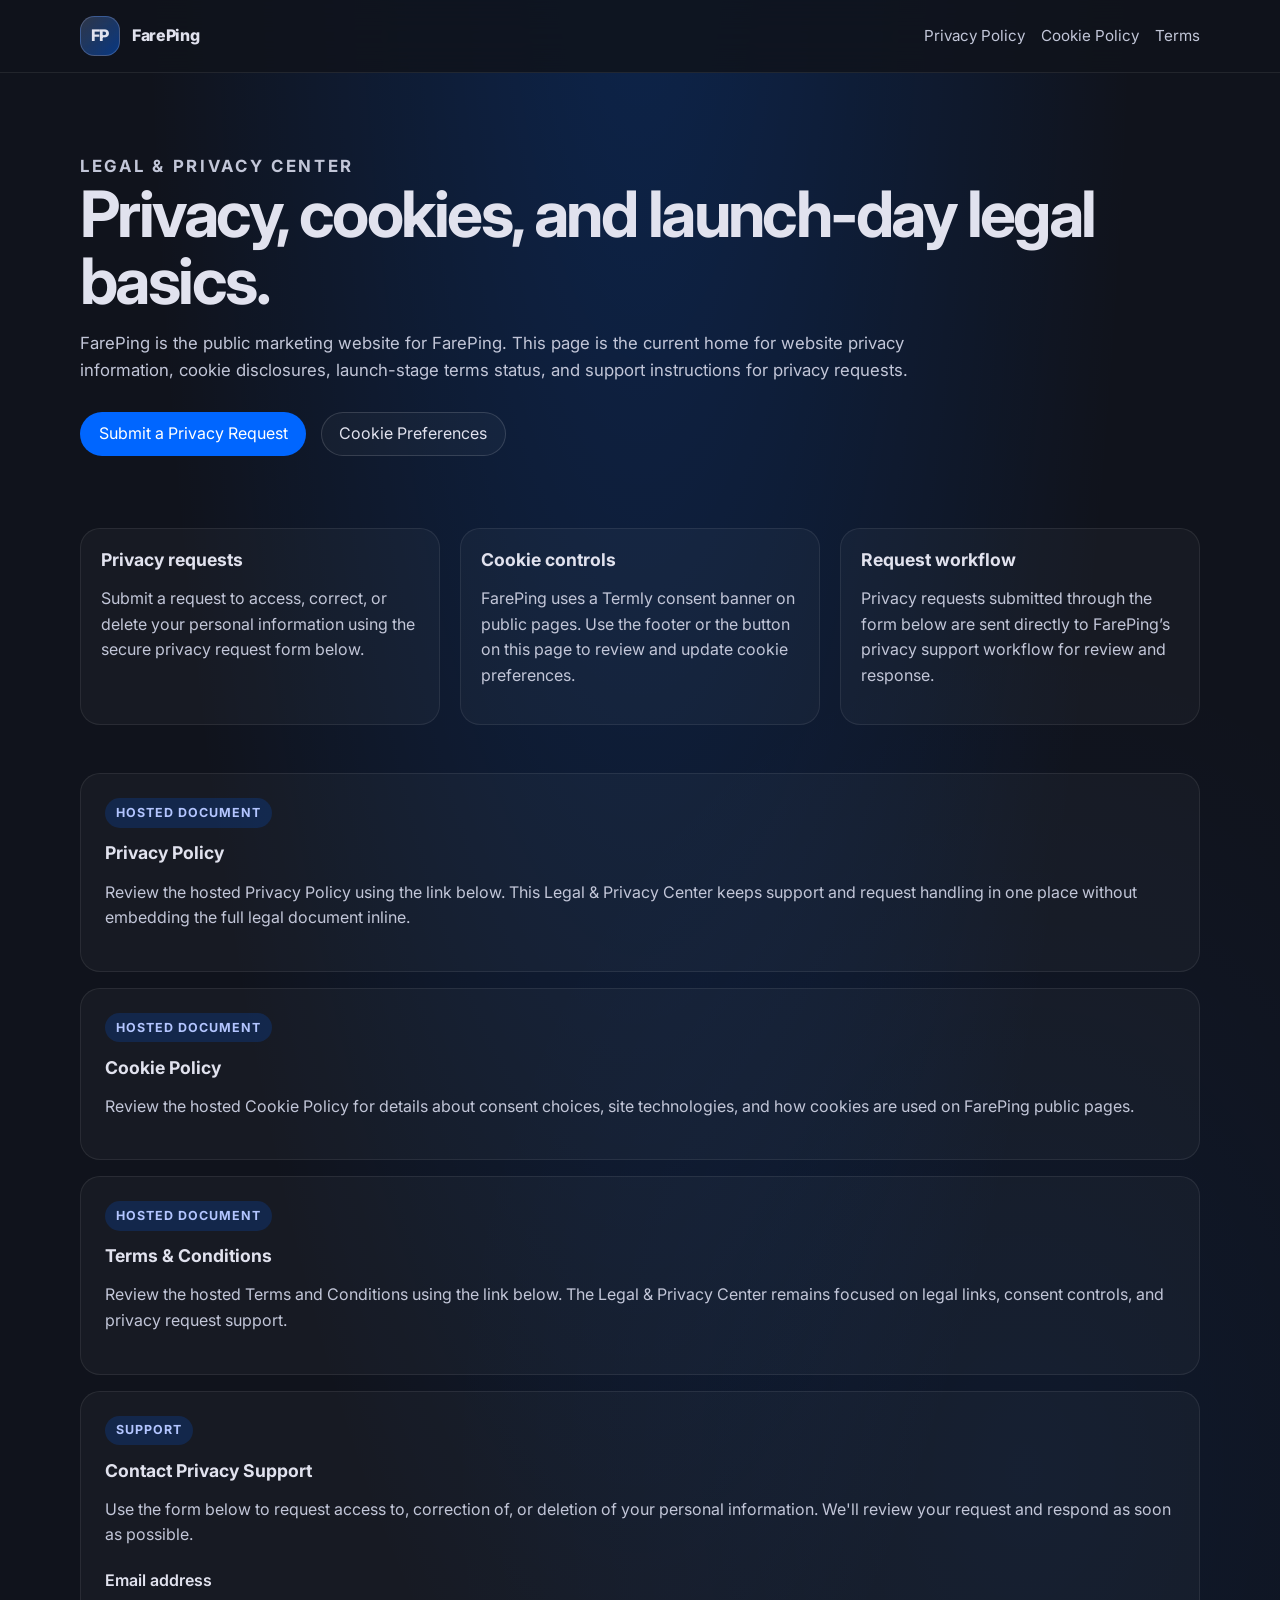
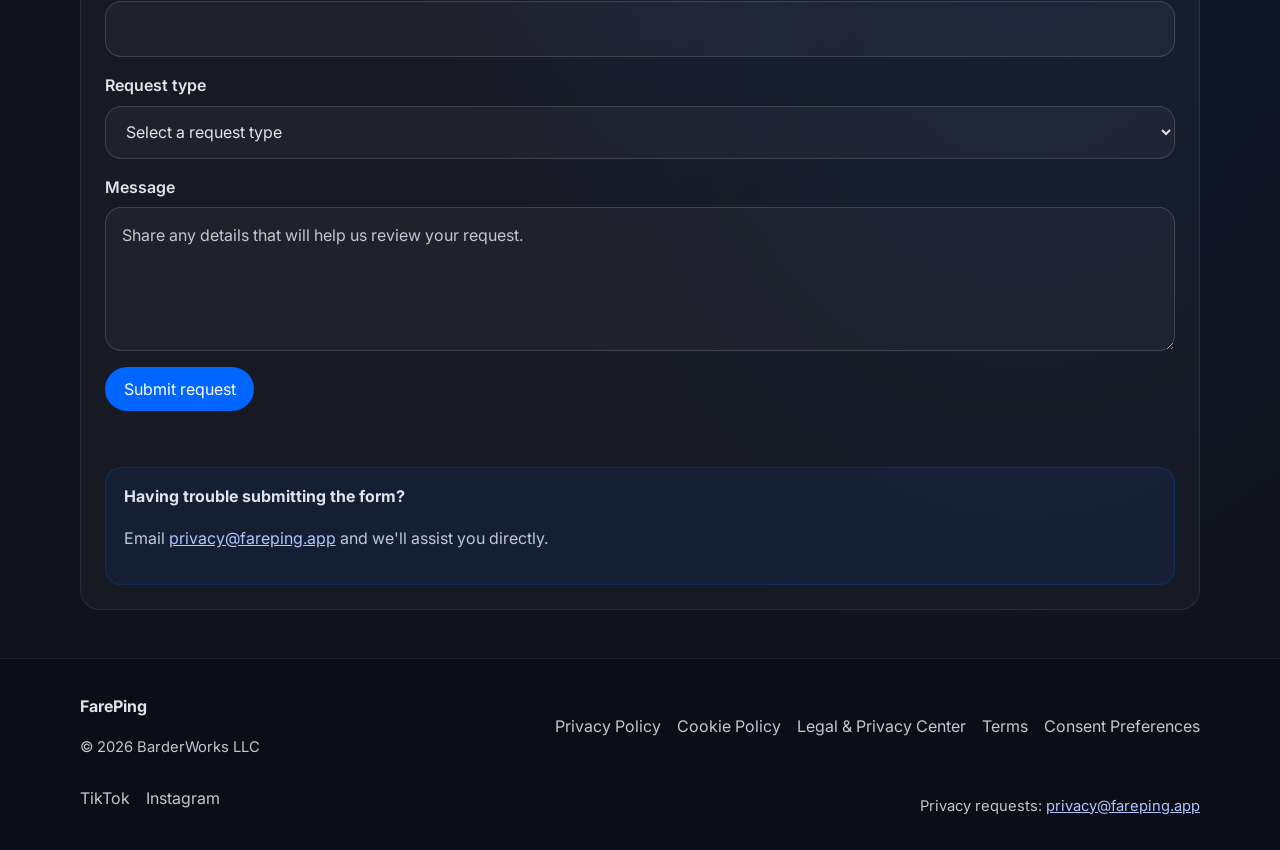
<file: privacy.html>
<!DOCTYPE html>
<html lang="en">
<head>
<script src="https://app.termly.io/resource-blocker/3a249ae2-6b6b-41ee-b109-8dacd7717abc?autoBlock=on"></script>
<meta charset="UTF-8">
<meta name="viewport" content="width=device-width, initial-scale=1.0">

<title>Legal &amp; Privacy Center | FarePing</title>
<meta name="description" content="Visit the FarePing Legal &amp; Privacy Center for privacy, cookie, and terms information, plus contact details for privacy requests and support.">
<meta name="robots" content="index, follow">
<link rel="canonical" href="https://fareping.app/privacy.html">

<meta property="og:type" content="website">
<meta property="og:url" content="https://fareping.app/privacy.html">
<meta property="og:title" content="Legal &amp; Privacy Center | FarePing">
<meta property="og:description" content="Privacy, cookie, and terms information for FarePing, plus support details for access, correction, and deletion requests.">
<meta property="og:image" content="https://fareping.app/og-image.png">
<meta property="og:site_name" content="FarePing">

<meta name="twitter:card" content="summary_large_image">
<meta name="twitter:title" content="Legal &amp; Privacy Center | FarePing">
<meta name="twitter:description" content="Privacy, cookie, and terms information for FarePing, plus support details for privacy requests.">
<meta name="twitter:image" content="https://fareping.app/og-image.png">

<link rel="preconnect" href="https://fonts.googleapis.com">
<link rel="preconnect" href="https://fonts.gstatic.com" crossorigin>
<link href="https://fonts.googleapis.com/css2?family=Inter:wght@400;500;600;700;800&display=swap" rel="stylesheet">

<style>
  :root {
    color-scheme: dark;
    --primary: #b3c5ff;
    --primary-container: #0066ff;
    --surface: #10131c;
    --surface-panel: #1d1f28;
    --surface-low: #0b0e16;
    --text: #e1e2ee;
    --text-muted: #c2c6d8;
    --border: rgba(255,255,255,0.08);
    --border-strong: rgba(255,255,255,0.14);
  }

  * { box-sizing: border-box; }
  html { scroll-behavior: smooth; }
  body {
    margin: 0;
    font-family: 'Inter', sans-serif;
    background:
      radial-gradient(ellipse at 50% -10%, rgba(0,102,255,0.22) 0%, transparent 55%),
      radial-gradient(ellipse at 80% 60%, rgba(0,102,255,0.07) 0%, transparent 40%),
      var(--surface);
    color: var(--text);
    line-height: 1.6;
    -webkit-font-smoothing: antialiased;
  }

  a { color: var(--primary); }
  a:focus-visible,
  button:focus-visible {
    outline: 2px solid var(--primary);
    outline-offset: 3px;
  }

  .container {
    width: min(1120px, calc(100% - 2rem));
    margin: 0 auto;
  }

  header {
    position: sticky;
    top: 0;
    z-index: 10;
    backdrop-filter: blur(20px);
    background: rgba(16,19,28,0.85);
    border-bottom: 1px solid var(--border);
  }

  nav {
    min-height: 72px;
    display: flex;
    align-items: center;
    justify-content: space-between;
    gap: 1rem;
  }

  .brand {
    display: inline-flex;
    align-items: center;
    gap: 0.75rem;
    color: var(--text);
    text-decoration: none;
    font-weight: 800;
    letter-spacing: -0.02em;
  }

  .brand-mark {
    width: 2.5rem;
    height: 2.5rem;
    border-radius: 0.9rem;
    background: linear-gradient(135deg, rgba(179,197,255,0.2), rgba(0,102,255,0.45));
    border: 1px solid rgba(179,197,255,0.25);
    display: inline-flex;
    align-items: center;
    justify-content: center;
    font-size: 1rem;
  }

  .nav-links {
    display: flex;
    flex-wrap: wrap;
    gap: 1rem;
    justify-content: flex-end;
  }

  .nav-links a {
    text-decoration: none;
    color: var(--text-muted);
    font-size: 0.95rem;
  }

  main {
    padding: 5rem 0 3rem;
  }

  .hero {
    padding-bottom: 2rem;
  }

  .eyebrow {
    margin: 0 0 1rem;
    color: var(--primary);
    font-size: 0.8rem;
    letter-spacing: 0.16em;
    text-transform: uppercase;
    font-weight: 700;
  }

  h1 {
    margin: 0 0 1rem;
    font-size: clamp(2.4rem, 6vw, 4rem);
    line-height: 1.05;
    letter-spacing: -0.04em;
  }

  .hero p {
    max-width: 52rem;
    color: var(--text-muted);
    font-size: 1.05rem;
    margin: 0;
  }

  .hero-actions {
    display: flex;
    flex-wrap: wrap;
    gap: 0.9rem;
    margin-top: 1.75rem;
  }

  .button,
  .button-secondary {
    display: inline-flex;
    align-items: center;
    justify-content: center;
    min-height: 2.75rem;
    border-radius: 999px;
    padding: 0 1.1rem;
    border: 1px solid transparent;
    text-decoration: none;
    font-weight: 600;
    cursor: pointer;
    font: inherit;
  }

  .button {
    background: var(--primary-container);
    color: #fff;
  }

  .button-secondary {
    background: rgba(255,255,255,0.03);
    border-color: var(--border-strong);
    color: var(--text);
  }

  .grid {
    display: grid;
    grid-template-columns: repeat(12, 1fr);
    gap: 1.25rem;
    margin: 2.5rem 0 3rem;
  }

  .card,
  .section-card {
    background: rgba(255,255,255,0.03);
    border: 1px solid var(--border);
    border-radius: 1.25rem;
  }

  .card {
    grid-column: span 4;
    padding: 1.25rem;
  }

  .card h2,
  .section-card h2 {
    margin: 0 0 0.75rem;
    font-size: 1.1rem;
    line-height: 1.2;
  }

  .card p,
  .section-card p,
  .section-card li {
    color: var(--text-muted);
  }

  .sections {
    display: grid;
    gap: 1rem;
  }

  .section-card {
    padding: 1.5rem;
    scroll-margin-top: 6rem;
  }

  .legal-card {
    display: block;
    color: inherit;
    text-decoration: none;
    cursor: pointer;
  }

  .legal-card:hover {
    border-color: var(--border-strong);
  }

  .status {
    display: inline-flex;
    align-items: center;
    gap: 0.45rem;
    border-radius: 999px;
    padding: 0.3rem 0.7rem;
    font-size: 0.78rem;
    font-weight: 700;
    text-transform: uppercase;
    letter-spacing: 0.08em;
    margin-bottom: 0.9rem;
  }

  .status-live {
    background: rgba(0,102,255,0.18);
    color: var(--primary);
  }

  .status-pending {
    background: rgba(255,255,255,0.07);
    color: var(--text-muted);
  }

  .section-card ul {
    margin: 0.75rem 0 0;
    padding-left: 1.25rem;
  }

  .support-box {
    margin-top: 1rem;
    padding: 1rem 1.1rem;
    border-radius: 1rem;
    background: rgba(0,102,255,0.08);
    border: 1px solid rgba(0,102,255,0.2);
  }

  .support-form {
    margin-top: 1.25rem;
    display: grid;
    gap: 1rem;
  }

  .form-row {
    display: grid;
    gap: 0.45rem;
  }

  .form-row label {
    font-weight: 600;
    color: var(--text);
  }

  .form-row input,
  .form-row select,
  .form-row textarea {
    width: 100%;
    border: 1px solid var(--border-strong);
    border-radius: 1rem;
    background: rgba(255,255,255,0.04);
    color: var(--text);
    font: inherit;
    padding: 0.9rem 1rem;
  }

  .form-row textarea {
    min-height: 9rem;
    resize: vertical;
  }

  .form-row input::placeholder,
  .form-row textarea::placeholder {
    color: var(--text-muted);
  }

  .field-hint {
    margin: 0;
    color: var(--text-muted);
    font-size: 0.92rem;
  }

  .form-actions {
    display: flex;
    flex-wrap: wrap;
    gap: 0.85rem;
    align-items: center;
  }

  .form-status {
    min-height: 1.5rem;
    margin: 0;
    font-size: 0.95rem;
  }

  .form-status[data-state="success"] {
    color: #9dd6a8;
  }

  .form-status[data-state="error"] {
    color: #ffb4ab;
  }

  footer {
    border-top: 1px solid var(--border);
    background: var(--surface-low);
    padding: 2rem 0;
  }

  .footer-top {
    display: flex;
    flex-wrap: wrap;
    align-items: center;
    justify-content: space-between;
    gap: 1rem;
  }

  .footer-links,
  .social-links {
    display: flex;
    flex-wrap: wrap;
    gap: 1rem;
  }

  .footer-links a,
  .footer-links button,
  .social-links a {
    color: var(--text-muted);
    background: none;
    border: 0;
    padding: 0;
    font: inherit;
    cursor: pointer;
    text-decoration: none;
  }

  .footer-note {
    margin: 1rem 0 0;
    color: var(--text-muted);
    font-size: 0.92rem;
  }

  @media (max-width: 860px) {
    .card { grid-column: span 12; }
  }

  @media (max-width: 640px) {
    nav,
    .footer-top {
      flex-direction: column;
      align-items: flex-start;
    }

    .nav-links,
    .footer-links,
    .social-links {
      justify-content: flex-start;
    }

    main {
      padding-top: 3.5rem;
    }
  }
</style>
</head>
<body>
<header>
  <div class="container">
    <nav aria-label="Primary">
      <a class="brand" href="index.html">
        <span class="brand-mark" aria-hidden="true">FP</span>
        <span>FarePing</span>
      </a>
      <div class="nav-links">
        <a href="privacy.html#privacy-policy">Privacy Policy</a>
        <a href="privacy.html#cookie-policy">Cookie Policy</a>
        <a href="privacy.html#terms-of-service">Terms</a>
      </div>
    </nav>
  </div>
</header>

<main>
  <div class="container">
    <section class="hero">
      <p class="eyebrow">Legal &amp; Privacy Center</p>
      <h1>Privacy, cookies, and launch-day legal basics.</h1>
      <p>FarePing is the public marketing website for FarePing. This page is the current home for website privacy information, cookie disclosures, launch-stage terms status, and support instructions for privacy requests.</p>
      <div class="hero-actions">
        <a class="button" href="#privacy-request-form">Submit a Privacy Request</a>
        <button class="button-secondary" type="button" data-cookie-preferences>Cookie Preferences</button>
      </div>
    </section>

    <section class="grid" aria-label="Privacy overview">
      <article class="card">
        <h2>Privacy requests</h2>
        <p>Submit a request to access, correct, or delete your personal information using the secure privacy request form below.</p>
      </article>
      <article class="card">
        <h2>Cookie controls</h2>
        <p>FarePing uses a Termly consent banner on public pages. Use the footer or the button on this page to review and update cookie preferences.</p>
      </article>
      <article class="card">
        <h2>Request workflow</h2>
        <p>Privacy requests submitted through the form below are sent directly to FarePing’s privacy support workflow for review and response.</p>
      </article>
    </section>

    <section class="sections" aria-label="Policy sections">
      <a class="section-card legal-card" id="privacy-policy" href="https://app.termly.io/policy-viewer/policy.html?policyUUID=fa2def21-f4f0-41d0-990e-e4e065e438da" target="_blank" rel="noopener noreferrer" aria-label="Privacy Policy">
        <span class="status status-live">Hosted document</span>
        <h2>Privacy Policy</h2>
        <p>Review the hosted Privacy Policy using the link below. This Legal &amp; Privacy Center keeps support and request handling in one place without embedding the full legal document inline.</p>
      </a>

      <a class="section-card legal-card" id="cookie-policy" href="https://app.termly.io/policy-viewer/policy.html?policyUUID=c9e9de30-7410-435e-81f9-deaf261767a2" target="_blank" rel="noopener noreferrer" aria-label="Cookie Policy">
        <span class="status status-live">Hosted document</span>
        <h2>Cookie Policy</h2>
        <p>Review the hosted Cookie Policy for details about consent choices, site technologies, and how cookies are used on FarePing public pages.</p>
      </a>

      <a class="section-card legal-card" id="terms-of-service" href="https://app.termly.io/policy-viewer/policy.html?policyUUID=6744846c-e988-4cea-9068-ba897cc005ff" target="_blank" rel="noopener noreferrer" aria-label="Terms &amp; Conditions">
        <span class="status status-live">Hosted document</span>
        <h2>Terms &amp; Conditions</h2>
        <p>Review the hosted Terms and Conditions using the link below. The Legal &amp; Privacy Center remains focused on legal links, consent controls, and privacy request support.</p>
      </a>

      <article class="section-card" id="privacy-support">
        <span class="status status-live">Support</span>
        <h2>Contact Privacy Support</h2>
        <p>Use the form below to request access to, correction of, or deletion of your personal information. We'll review your request and respond as soon as possible.</p>
        <form class="support-form" id="privacy-request-form" novalidate>
          <div class="form-row">
            <label for="privacy-email">Email address</label>
            <input id="privacy-email" name="email" type="email" autocomplete="email" required>
          </div>

          <div class="form-row">
            <label for="privacy-request-type">Request type</label>
            <select id="privacy-request-type" name="requestType" required>
              <option value="">Select a request type</option>
              <option value="access">Access</option>
              <option value="correction">Correction</option>
              <option value="deletion">Deletion</option>
              <option value="other">Other privacy request</option>
            </select>
          </div>

          <div class="form-row">
            <label for="privacy-message">Message</label>
            <textarea id="privacy-message" name="message" placeholder="Share any details that will help us review your request."></textarea>
          </div>

          <div class="form-actions">
            <button class="button" type="submit" id="privacy-request-submit">Submit request</button>
          </div>
          <p class="form-status" id="privacy-request-status" aria-live="polite" role="status"></p>
        </form>
        <div class="support-box">
          <strong>Having trouble submitting the form?</strong>
          <p>Email <a href="mailto:privacy@fareping.app">privacy@fareping.app</a> and we'll assist you directly.</p>
        </div>
      </article>
    </section>
  </div>
</main>

<footer>
  <div class="container">
    <div class="footer-top">
      <div>
        <strong>FarePing</strong>
        <div class="footer-note">© 2026 BarderWorks LLC</div>
      </div>
      <nav class="footer-links" aria-label="Footer">
        <a href="privacy.html#privacy-policy">Privacy Policy</a>
        <a href="privacy.html#cookie-policy">Cookie Policy</a>
        <a href="privacy.html">Legal &amp; Privacy Center</a>
        <a href="privacy.html#terms-of-service">Terms</a>
        <a href="#" class="termly-display-preferences">Consent Preferences</a>
      </nav>
    </div>
    <div class="footer-top" style="margin-top: 1rem;">
      <div class="social-links">
        <a href="https://www.tiktok.com/@fareping">TikTok</a>
        <a href="https://www.instagram.com/farepinged">Instagram</a>
      </div>
      <p class="footer-note">Privacy requests: <a href="mailto:privacy@fareping.app">privacy@fareping.app</a></p>
    </div>
  </div>
</footer>

<script>
  (function () {
    var triggers = document.querySelectorAll('[data-cookie-preferences]');
    function openCookiePreferences() {
      if (typeof window.displayPreferenceModal === 'function') {
        window.displayPreferenceModal();
        return;
      }
      if (window.Termly && typeof window.Termly.displayPreferenceModal === 'function') {
        window.Termly.displayPreferenceModal();
        return;
      }
      window.location.hash = 'cookie-policy';
    }
    triggers.forEach(function (trigger) {
      trigger.addEventListener('click', openCookiePreferences);
    });
  })();

  (function () {
    var endpoint = 'https://us-central1-fareping-a4eb5.cloudfunctions.net/submitPrivacyRequest';
    var form = document.getElementById('privacy-request-form');
    var submitButton = document.getElementById('privacy-request-submit');
    var status = document.getElementById('privacy-request-status');

    if (!form || !submitButton || !status) {
      return;
    }

    function setStatus(message, state) {
      status.textContent = message;
      status.setAttribute('data-state', state || '');
    }

    form.addEventListener('submit', async function (event) {
      event.preventDefault();

      var formData = new FormData(form);
      var email = String(formData.get('email') || '').trim();
      var requestType = String(formData.get('requestType') || '').trim();
      var message = String(formData.get('message') || '').trim();

      if (!email) {
        setStatus('Please enter your email address.', 'error');
        form.elements.email.focus();
        return;
      }

      if (!requestType) {
        setStatus('Please select a request type.', 'error');
        form.elements.requestType.focus();
        return;
      }

      submitButton.disabled = true;
      submitButton.textContent = 'Submitting...';
      setStatus('Submitting your request...', '');

      try {
        var response = await fetch(endpoint, {
          method: 'POST',
          headers: {
            'Content-Type': 'application/json'
          },
          body: JSON.stringify({
            email: email,
            requestType: requestType,
            message: message,
            source: 'website',
            createdAtClient: new Date().toISOString()
          })
        });

        if (!response.ok) {
          throw new Error('Request failed');
        }

        form.reset();
        setStatus("Your privacy request has been received. We'll review it and respond as soon as possible.", 'success');
      } catch (error) {
        setStatus("We couldn't submit your request right now. Please email privacy@fareping.app and we'll assist you directly.", 'error');
      } finally {
        submitButton.disabled = false;
        submitButton.textContent = 'Submit request';
      }
    });
  })();
</script>
</body>
</html>
</file>
<file: site.css>
:root {
  --ink: #111827;
  --muted: #5f6673;
  --paper: #fbf7ef;
  --paper-2: #fffdf8;
  --purple: #6551d9;
  --purple-dark: #4c38bd;
  --lavender: #eee9ff;
  --green: #14804a;
  --green-soft: #e7f5ec;
  --line: #d9d2c5;
  --navy: #111c2d;
  --wrap: min(1180px, calc(100% - 40px));
  --article-wrap: min(720px, calc(100% - 40px));
  --card-border: #c9c1b5;
  --card-shadow: 8px 10px 0 rgba(101, 81, 217, 0.12);
}

*,
*::before,
*::after {
  box-sizing: border-box;
}

html {
  scroll-behavior: smooth;
}

body {
  margin: 0;
  background: var(--paper);
  color: var(--ink);
  font-family: Inter, sans-serif;
  -webkit-font-smoothing: antialiased;
}

a {
  color: inherit;
  text-decoration: none;
}

img {
  display: block;
  max-width: 100%;
}

a:focus-visible,
button:focus-visible,
input:focus-visible {
  outline: 2px solid var(--purple);
  outline-offset: 3px;
}

.wrap {
  width: var(--wrap);
  margin-inline: auto;
}

.display,
.hand {
  font-family: Caveat, cursive;
}

.site-header {
  position: sticky;
  top: 0;
  z-index: 50;
  background: rgba(251, 247, 239, 0.91);
  backdrop-filter: blur(14px);
  border-bottom: 1px solid rgba(17, 24, 39, 0.08);
}

.site-nav {
  min-height: 74px;
  display: flex;
  align-items: center;
  justify-content: space-between;
  gap: 24px;
}

.brand {
  display: flex;
  align-items: center;
  gap: 11px;
  font-weight: 800;
  color: var(--navy);
}

.brand-mark {
  width: 38px;
  height: 38px;
  border-radius: 11px;
  object-fit: cover;
}

.brand-copy {
  display: flex;
  flex-direction: column;
  line-height: 1;
}

.brand-copy strong {
  font-size: 22px;
}

.brand-copy span {
  font-size: 12px;
  color: var(--muted);
}

.nav-toggle {
  display: none;
  border: 1px solid rgba(17, 24, 39, 0.12);
  border-radius: 11px;
  background: var(--paper-2);
  color: var(--navy);
  min-width: 44px;
  min-height: 44px;
  font: inherit;
}

.nav-menu {
  display: flex;
  align-items: center;
  gap: 28px;
}

.nav-menu a {
  font-size: 14px;
  font-weight: 600;
  color: var(--muted);
}

.nav-menu a:hover,
.nav-menu a[aria-current="page"] {
  color: var(--navy);
}

.button,
.button-link {
  display: inline-flex;
  align-items: center;
  justify-content: center;
  gap: 10px;
  border: 0;
  border-radius: 11px;
  font: inherit;
  font-weight: 700;
  cursor: pointer;
  transition: transform 0.18s ease, background-color 0.18s ease;
}

.button {
  min-height: 48px;
  padding: 14px 21px;
  background: var(--purple);
  color: #fff;
  box-shadow: 0 8px 0 rgba(76, 56, 189, 0.14);
}

a.button {
  color: #fff;
}

.button:hover,
.button-link:hover {
  transform: translateY(-2px);
}

.button:hover {
  background: var(--purple-dark);
}

.button-nav {
  min-height: auto;
  padding: 11px 17px;
  box-shadow: none;
}

.button-link {
  color: var(--purple);
  font-weight: 800;
}

.button-link::after,
.article-link::after {
  content: "→";
}

.eyebrow {
  display: inline-flex;
  align-items: center;
  gap: 8px;
  font-size: 13px;
  font-weight: 800;
  letter-spacing: 0.08em;
  text-transform: uppercase;
  color: var(--purple);
  margin-bottom: 20px;
}

.eyebrow::before {
  content: "";
  width: 8px;
  height: 8px;
  border-radius: 50%;
  background: var(--purple);
}

.site-main {
  width: min(100%, 1180px);
  margin-inline: auto;
  padding: 42px 0 82px;
}

.section {
  padding: 74px 0;
}

.section-header {
  max-width: 720px;
  margin-bottom: 40px;
}

.section-title,
.guides-hero h1,
.article-hero h1,
.beta-copy h2,
.featured-copy h2 {
  font-family: Caveat, cursive;
  letter-spacing: -0.04em;
  line-height: 0.92;
  color: var(--navy);
  margin: 0 0 18px;
}

.section-title,
.guides-hero h1 {
  font-size: clamp(44px, 6vw, 66px);
}

.section-copy,
.guides-hero-copy,
.featured-copy p,
.article-lede,
.article-note-card p,
.article-body p,
.article-body li,
.article-body td,
.article-body blockquote,
.beta-copy p,
.guide-card p,
.footer-note {
  color: #333b49;
  line-height: 1.7;
}

.guides-hero {
  padding: 54px 0 28px;
}

.guides-hero-grid {
  display: grid;
  grid-template-columns: minmax(0, 1fr) 340px;
  gap: 34px;
  align-items: end;
}

.guides-hero h1 {
  max-width: 9.5ch;
}

.guides-hero-copy {
  max-width: 60ch;
  font-size: 19px;
}

.guide-note-board,
.article-hero,
.featured-card,
.guide-card,
.beta-band,
.article-note-card,
.article-body .callout,
.article-body .script-box,
.article-body .cta-block {
  background: var(--paper-2);
  border: 1px solid var(--card-border);
  border-radius: 18px;
}

.guide-note-board,
.featured-card,
.guide-card,
.article-hero,
.beta-band {
  box-shadow: var(--card-shadow);
}

.guide-note-board {
  position: relative;
  padding: 24px;
  min-height: 260px;
}

.guide-note-board .mascot-sticker {
  width: 94px;
  height: 94px;
  border-radius: 27px;
  object-fit: cover;
  transform: rotate(-5deg);
  margin-bottom: 18px;
}

.guide-note-board p {
  margin: 0;
  color: #444b57;
}

.margin-note {
  display: inline-block;
  margin-top: 18px;
  font-size: 23px;
  transform: rotate(-2deg);
  color: var(--purple);
}

.featured-card {
  padding: 28px;
  transform: rotate(0.2deg);
}

.featured-layout {
  display: grid;
  grid-template-columns: minmax(0, 1.15fr) minmax(260px, 0.85fr);
  gap: 24px;
  align-items: center;
}

.article-category,
.article-meta {
  display: inline-flex;
  align-items: center;
  gap: 0.45rem;
  padding: 8px 11px;
  border-radius: 999px;
  font-size: 12px;
  font-weight: 800;
  letter-spacing: 0.08em;
  text-transform: uppercase;
}

.article-category {
  background: var(--lavender);
  color: var(--purple-dark);
}

.featured-copy h2 {
  font-size: clamp(34px, 4vw, 50px);
}

.featured-copy p {
  font-size: 17px;
  max-width: 34ch;
}

.editorial-panel {
  position: relative;
  padding: 24px;
  background: #fffaf1;
  border: 1px solid var(--line);
  border-radius: 16px;
}

.editorial-panel h3 {
  margin: 0 0 10px;
  font-size: 32px;
  font-family: Caveat, cursive;
  color: var(--navy);
}

.editorial-list {
  margin: 0;
  padding-left: 20px;
  color: #3f4652;
  line-height: 1.7;
}

.guide-list-grid,
.related-grid {
  display: grid;
  grid-template-columns: repeat(3, minmax(0, 1fr));
  gap: 20px;
}

.guide-card,
.article-card {
  position: relative;
  padding: 24px 26px;
  box-shadow: var(--card-shadow);
}

.guide-card:nth-child(2),
.article-card--tilt-left {
  transform: rotate(-0.5deg);
}

.guide-card:nth-child(3),
.article-card--tilt-right {
  transform: rotate(0.6deg);
}

.guide-card h3,
.article-card h3 {
  margin: 12px 0 10px;
  font-size: 31px;
  line-height: 1.02;
  font-family: Caveat, cursive;
  color: var(--navy);
}

.guide-card p,
.article-card p {
  margin: 0 0 15px;
}

.article-link {
  display: inline-flex;
  align-items: center;
  gap: 8px;
  color: var(--purple);
  font-weight: 800;
  text-decoration: underline;
  text-underline-offset: 4px;
}

.waitlist-panel {
  padding-top: 10px;
}

.beta-band {
  background: var(--navy);
  color: #fff;
  border-radius: 22px;
  padding: 35px 42px;
  display: flex;
  align-items: center;
  justify-content: space-between;
  gap: 28px;
  box-shadow: 9px 11px 0 #d9d0bc;
}

.beta-copy h2 {
  margin-bottom: 6px;
  font-size: 42px;
  color: #fff;
}

.beta-copy p {
  margin: 0;
  color: #d9deea;
}

.beta-note {
  margin-top: 12px;
  color: #d9deea;
  font-size: 13px;
  font-weight: 700;
}

.beta-note a {
  color: #fff;
  text-decoration: underline;
  text-underline-offset: 4px;
}

.waitlist-form {
  display: flex;
  gap: 10px;
  flex-wrap: wrap;
}

.waitlist-form input[type="email"] {
  min-width: 245px;
  min-height: 48px;
  border: 1px solid rgba(17, 24, 39, 0.14);
  border-radius: 10px;
  background: #fff;
  color: var(--ink);
  padding: 14px 15px;
  font: inherit;
  flex: 1;
}

.beta-band .waitlist-form input[type="email"] {
  border-color: rgba(255, 255, 255, 0.25);
}

.hp {
  position: absolute;
  left: -9999px;
  width: 1px;
  height: 1px;
  overflow: hidden;
}

.form-inline-note {
  margin: 12px 0 0;
  font-size: 13px;
  color: #d9deea;
}

.site-footer {
  border-top: 1px solid rgba(17, 24, 39, 0.1);
  padding: 32px 0 45px;
}

.footer-row {
  display: flex;
  justify-content: space-between;
  align-items: center;
  gap: 24px;
  flex-wrap: wrap;
}

.footer-brand {
  display: flex;
  align-items: center;
  gap: 10px;
}

.footer-brand .brand-mark {
  width: 30px;
  height: 30px;
  border-radius: 9px;
}

.footer-links,
.footer-social {
  display: flex;
  gap: 18px;
  flex-wrap: wrap;
}

.footer-links a,
.footer-social a {
  font-size: 12px;
  color: var(--muted);
}

.footer-note {
  margin-top: 20px;
  text-align: center;
  font-size: 11px;
  color: #737986;
}

.article-wrap {
  width: var(--article-wrap);
  margin-inline: auto;
}

.breadcrumb {
  display: inline-flex;
  align-items: center;
  gap: 8px;
  font-size: 14px;
  font-weight: 700;
  color: var(--muted);
}

.breadcrumb::before {
  content: "←";
  color: var(--purple);
}

.article-hero {
  position: relative;
  margin-top: 18px;
  padding: 28px;
}

.article-meta-row {
  display: flex;
  align-items: center;
  flex-wrap: wrap;
  gap: 12px;
  margin-bottom: 12px;
}

.article-date {
  font-size: 14px;
  font-weight: 700;
  color: var(--muted);
}

.article-meta {
  margin: 0 0 14px;
  background: rgba(238, 233, 255, 0.85);
  color: var(--purple-dark);
}

.article-hero h1 {
  font-size: clamp(46px, 6vw, 70px);
  max-width: 11ch;
}

.article-hero h1 em {
  font-style: normal;
}

.article-lede {
  margin: 0;
  font-size: 19px;
}

.article-note-card {
  margin-top: 20px;
  padding: 18px 18px 20px;
  max-width: 320px;
  transform: rotate(-1.6deg);
}

.article-note-card p {
  margin: 0;
  font-size: 16px;
}

.article-body {
  padding-top: 30px;
}

.article-body h2,
.article-body h3 {
  color: var(--navy);
  letter-spacing: -0.03em;
}

.article-body h2 {
  margin: 38px 0 14px;
  font-size: clamp(34px, 4vw, 46px);
  line-height: 1;
  font-family: Caveat, cursive;
}

.article-body h3 {
  margin: 24px 0 8px;
  font-size: 24px;
}

.article-body p,
.article-body ul,
.article-body ol,
.article-body table,
.article-body blockquote,
.article-body .callout,
.article-body .script-box,
.article-body .cta-block {
  margin: 0 0 18px;
}

.article-body ul,
.article-body ol {
  padding-left: 22px;
}

.article-body li + li {
  margin-top: 8px;
}

.article-body a {
  color: var(--purple-dark);
  text-decoration: underline;
  text-underline-offset: 4px;
}

.article-body table {
  width: 100%;
  border-collapse: collapse;
  display: block;
  overflow-x: auto;
  background: var(--paper-2);
  border: 1px solid var(--line);
  border-radius: 18px;
}

.article-body th,
.article-body td {
  min-width: 140px;
  padding: 13px 14px;
  border-bottom: 1px solid var(--line);
  vertical-align: top;
}

.article-body th {
  text-align: left;
  font-size: 12px;
  font-weight: 800;
  letter-spacing: 0.08em;
  text-transform: uppercase;
  color: var(--purple-dark);
  background: rgba(238, 233, 255, 0.9);
}

.article-body tr:last-child td {
  border-bottom: 0;
}

.article-body .badge {
  display: inline-flex;
  align-items: center;
  padding: 5px 10px;
  border-radius: 999px;
  font-size: 12px;
  font-weight: 800;
}

.article-body .badge.yes {
  background: var(--green-soft);
  color: var(--green);
}

.article-body .badge.no {
  background: rgba(232, 98, 74, 0.14);
  color: #bc4f33;
}

.article-body .badge.maybe,
.article-body .badge.warn {
  background: rgba(245, 200, 66, 0.18);
  color: #8d6800;
}

.article-body .callout,
.article-body .script-box,
.article-body .cta-block {
  padding: 18px 20px;
}

.article-body .callout {
  position: relative;
}

.article-body .callout::before {
  content: "";
  position: absolute;
  left: 0;
  top: 18px;
  bottom: 18px;
  width: 5px;
  border-radius: 999px;
  background: var(--purple);
}

.article-body .callout.warn::before {
  background: #e8624a;
}

.article-body .script-box::before {
  content: "What to say";
  display: block;
  margin-bottom: 8px;
  font-size: 12px;
  font-weight: 800;
  letter-spacing: 0.12em;
  text-transform: uppercase;
  color: var(--purple);
}

.article-body .cta-block {
  background: #fffaf1;
}

.article-body .cta-block h3 {
  margin-top: 0;
  font-size: 31px;
  font-family: Caveat, cursive;
}

.article-body .cta-block .form-inline-note {
  color: var(--muted);
}

.related-guides {
  padding-top: 34px;
}

.related-guides h2 {
  margin: 0 0 20px;
  font-family: Caveat, cursive;
  font-size: 42px;
  color: var(--navy);
}

@media (max-width: 980px) {
  .guides-hero-grid,
  .featured-layout,
  .guide-list-grid,
  .related-grid {
    grid-template-columns: 1fr;
  }

  .beta-band {
    flex-direction: column;
    align-items: flex-start;
  }
}

@media (max-width: 760px) {
  .nav-toggle {
    display: inline-grid;
    place-items: center;
  }

  .nav-menu {
    display: none;
    position: absolute;
    left: 14px;
    right: 14px;
    top: calc(100% + 10px);
    padding: 16px;
    border-radius: 18px;
    border: 1px solid rgba(17, 24, 39, 0.08);
    background: rgba(255, 253, 248, 0.98);
    box-shadow: 0 12px 28px rgba(17, 24, 39, 0.12);
    flex-direction: column;
    align-items: stretch;
    gap: 14px;
  }

  .site-header[data-menu-open="true"] .nav-menu {
    display: flex;
  }

  .guides-hero,
  .site-main {
    padding-top: 34px;
  }

  .beta-band {
    padding: 28px 22px;
    box-shadow: none;
  }
}

@media (max-width: 620px) {
  :root {
    --wrap: min(1180px, calc(100% - 28px));
    --article-wrap: min(720px, calc(100% - 28px));
  }

  .button,
  .waitlist-form button {
    width: 100%;
  }

  .waitlist-form {
    flex-direction: column;
    width: 100%;
  }

  .waitlist-form input[type="email"] {
    min-width: 0;
    width: 100%;
  }

  .article-hero,
  .featured-card,
  .guide-card,
  .guide-note-board {
    padding: 20px;
  }

  .article-note-card {
    max-width: none;
  }
}
/* Article contrast safeguards */
.article-body .script-box,
.article-body .callout,
.article-body .cta-block,
.article-note-card {
  color: #333b49;
}

.article-body .script-box strong,
.article-body .callout strong,
.article-body .cta-block strong,
.article-note-card strong {
  color: var(--navy);
}

.article-body .cta-block h3,
.related-guides .cta-block h3 {
  color: var(--navy);
}

.article-body .script-box {
  font-style: italic;
  line-height: 1.7;
}

.article-body .script-box::before {
  color: var(--purple);
}

.article-body .cta-block p,
.related-guides .cta-block p,
.article-note-card p {
  color: #333b49;
}

.article-body .cta-block .form-inline-note,
.related-guides .cta-block .form-inline-note {
  color: var(--muted);
}

.article-body .cta-block .form-inline-note a,
.related-guides .cta-block .form-inline-note a {
  color: var(--purple-dark);
}
</file>
